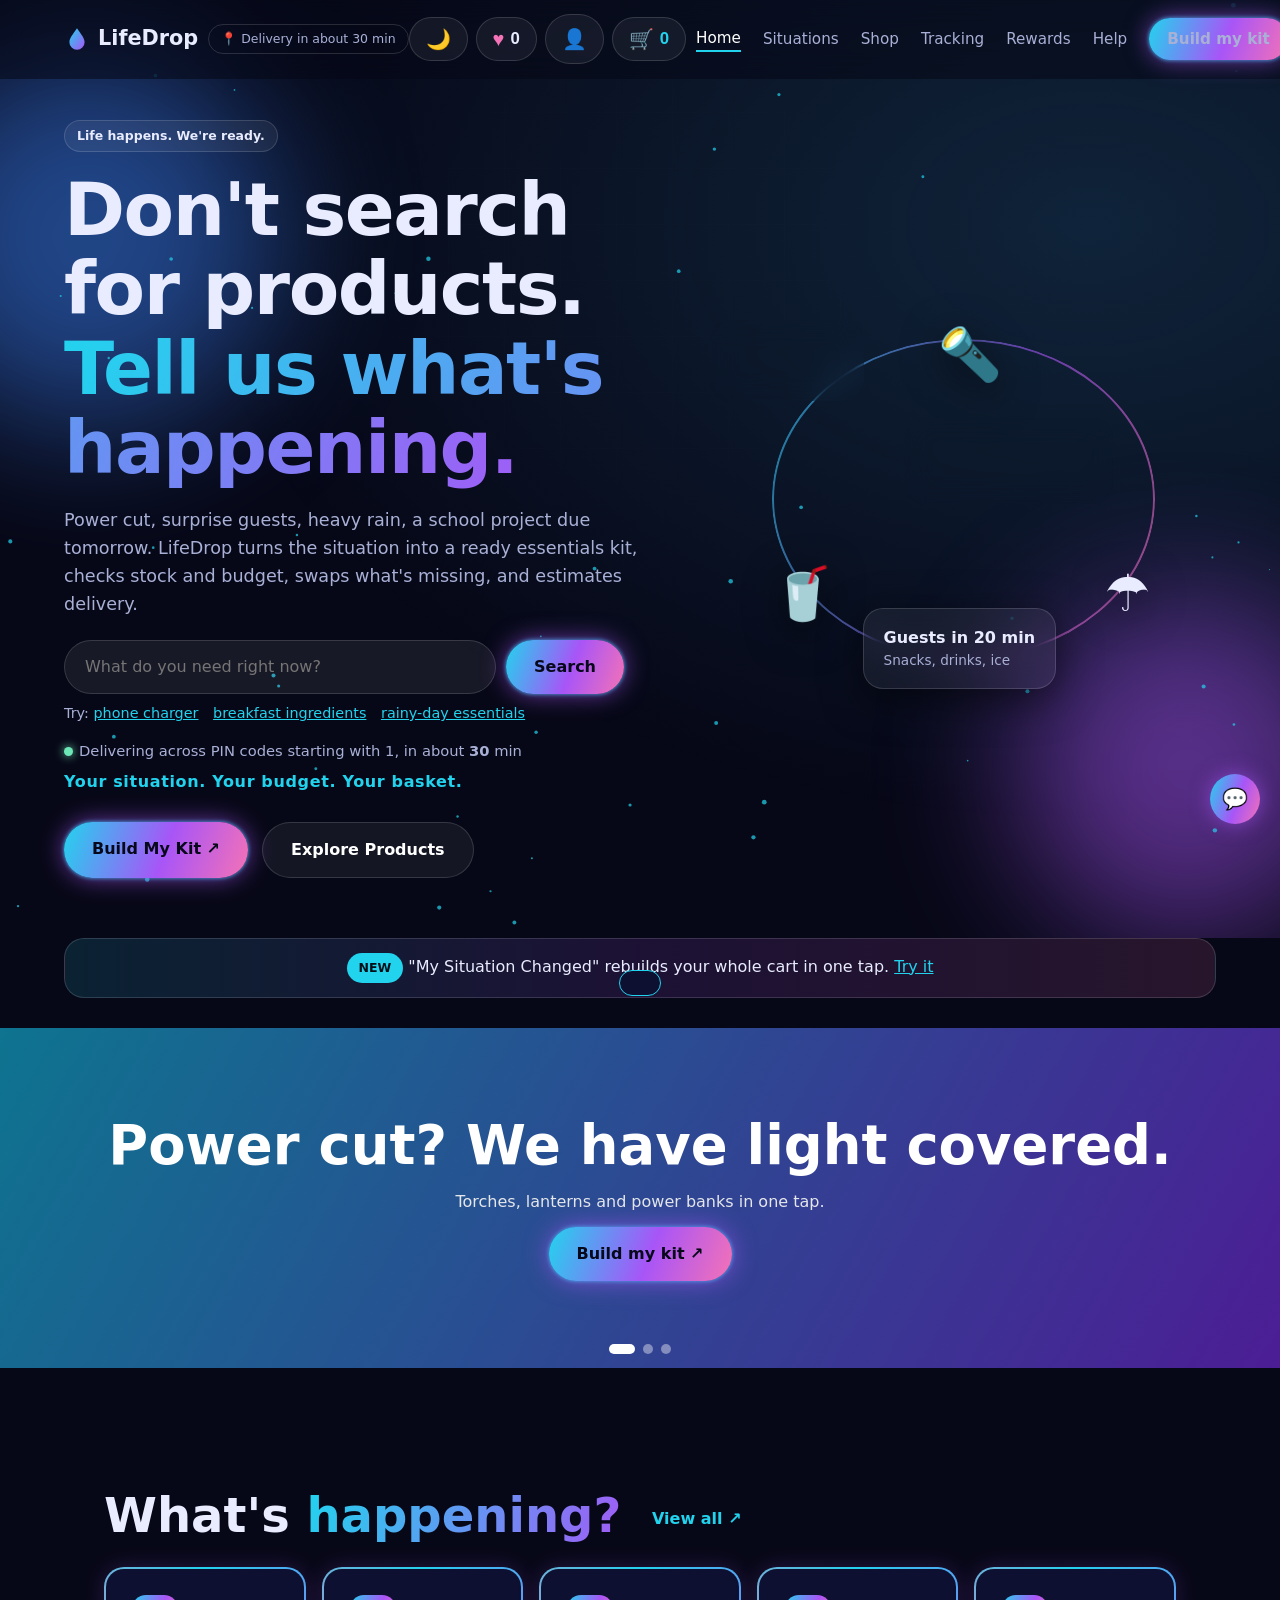
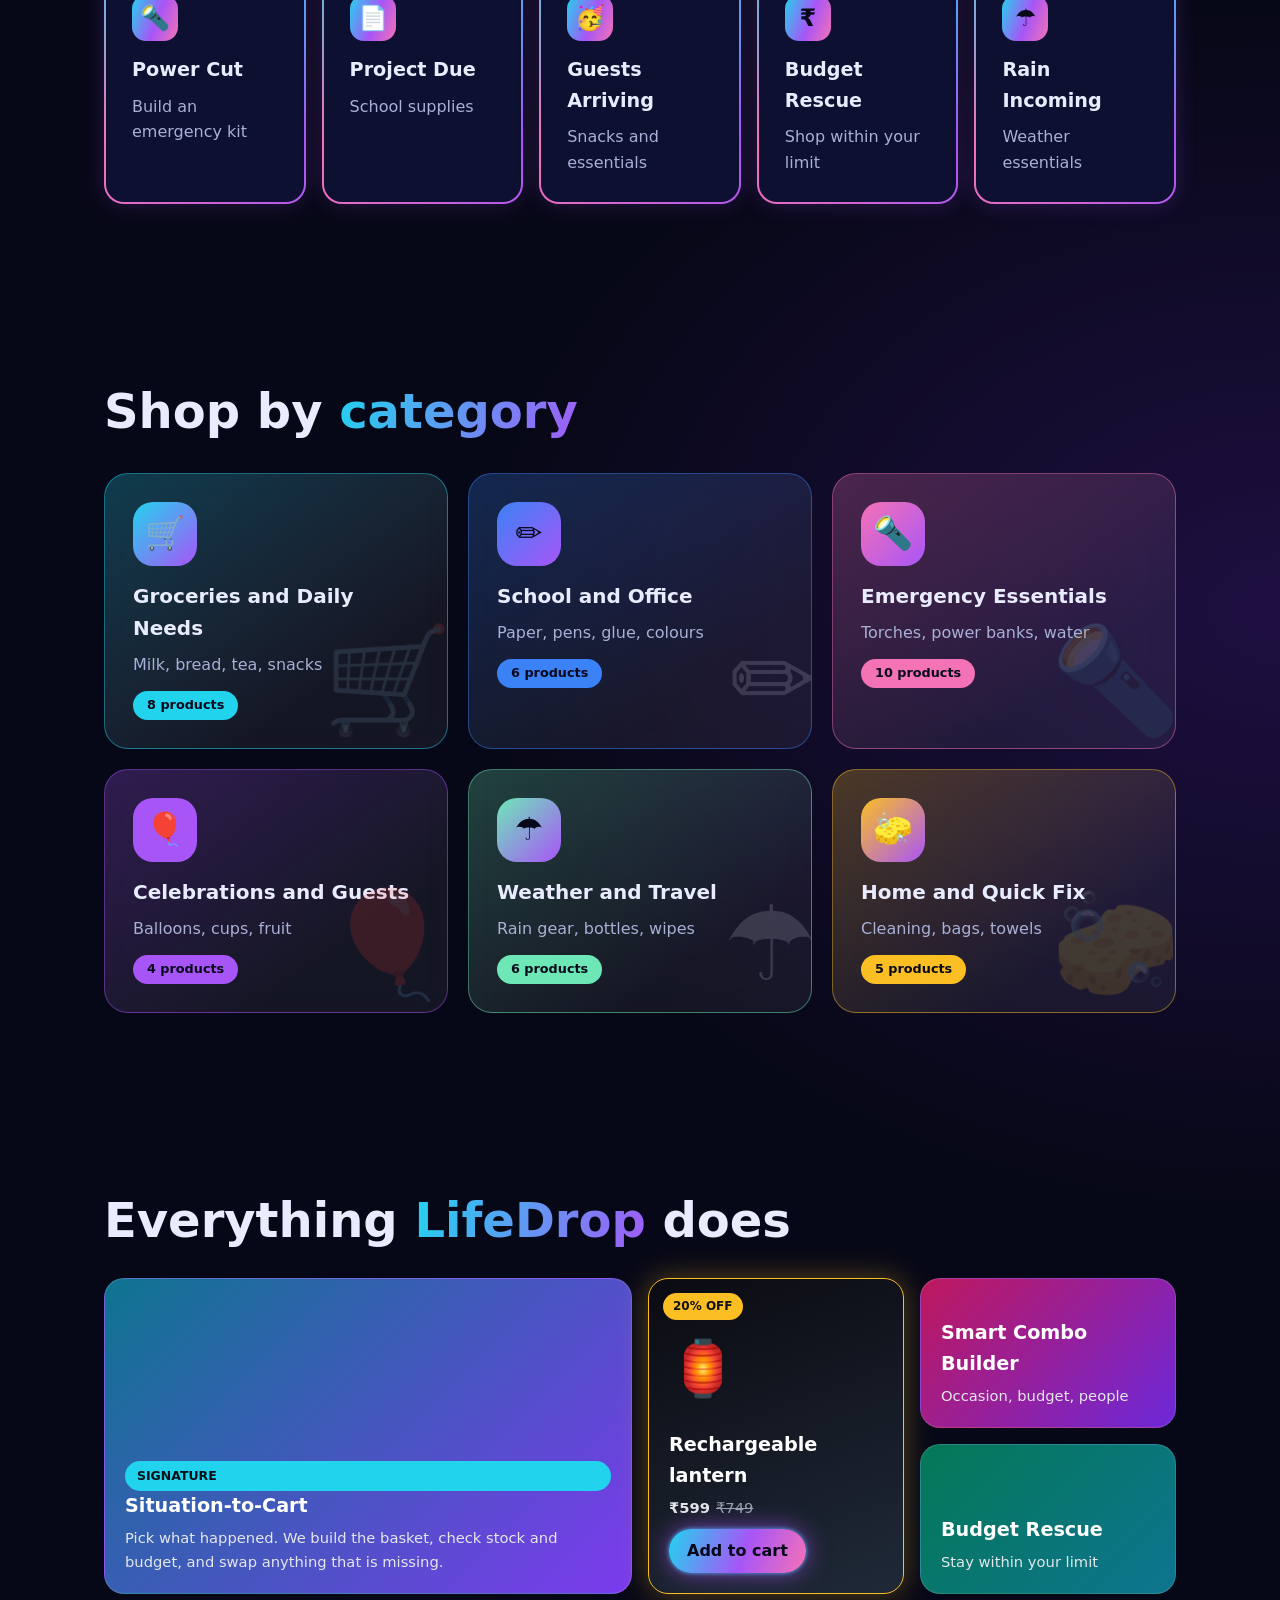
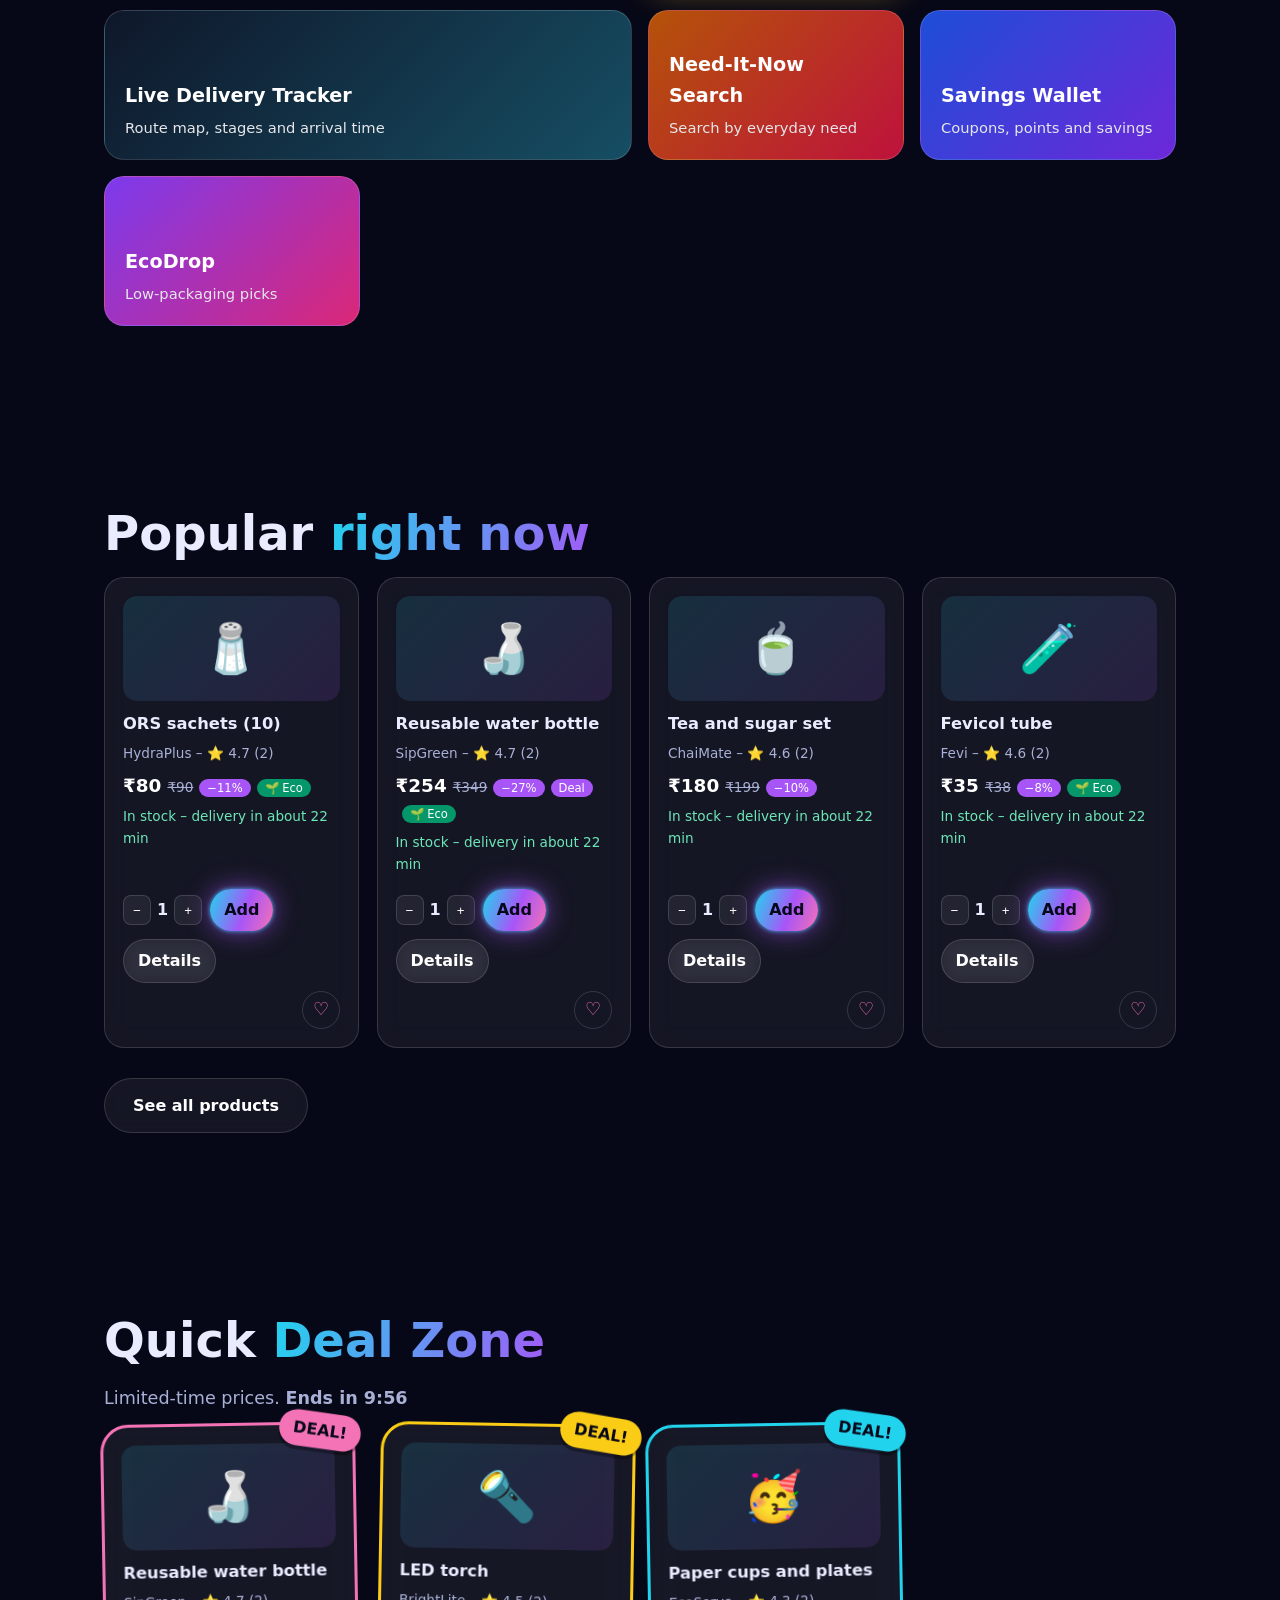
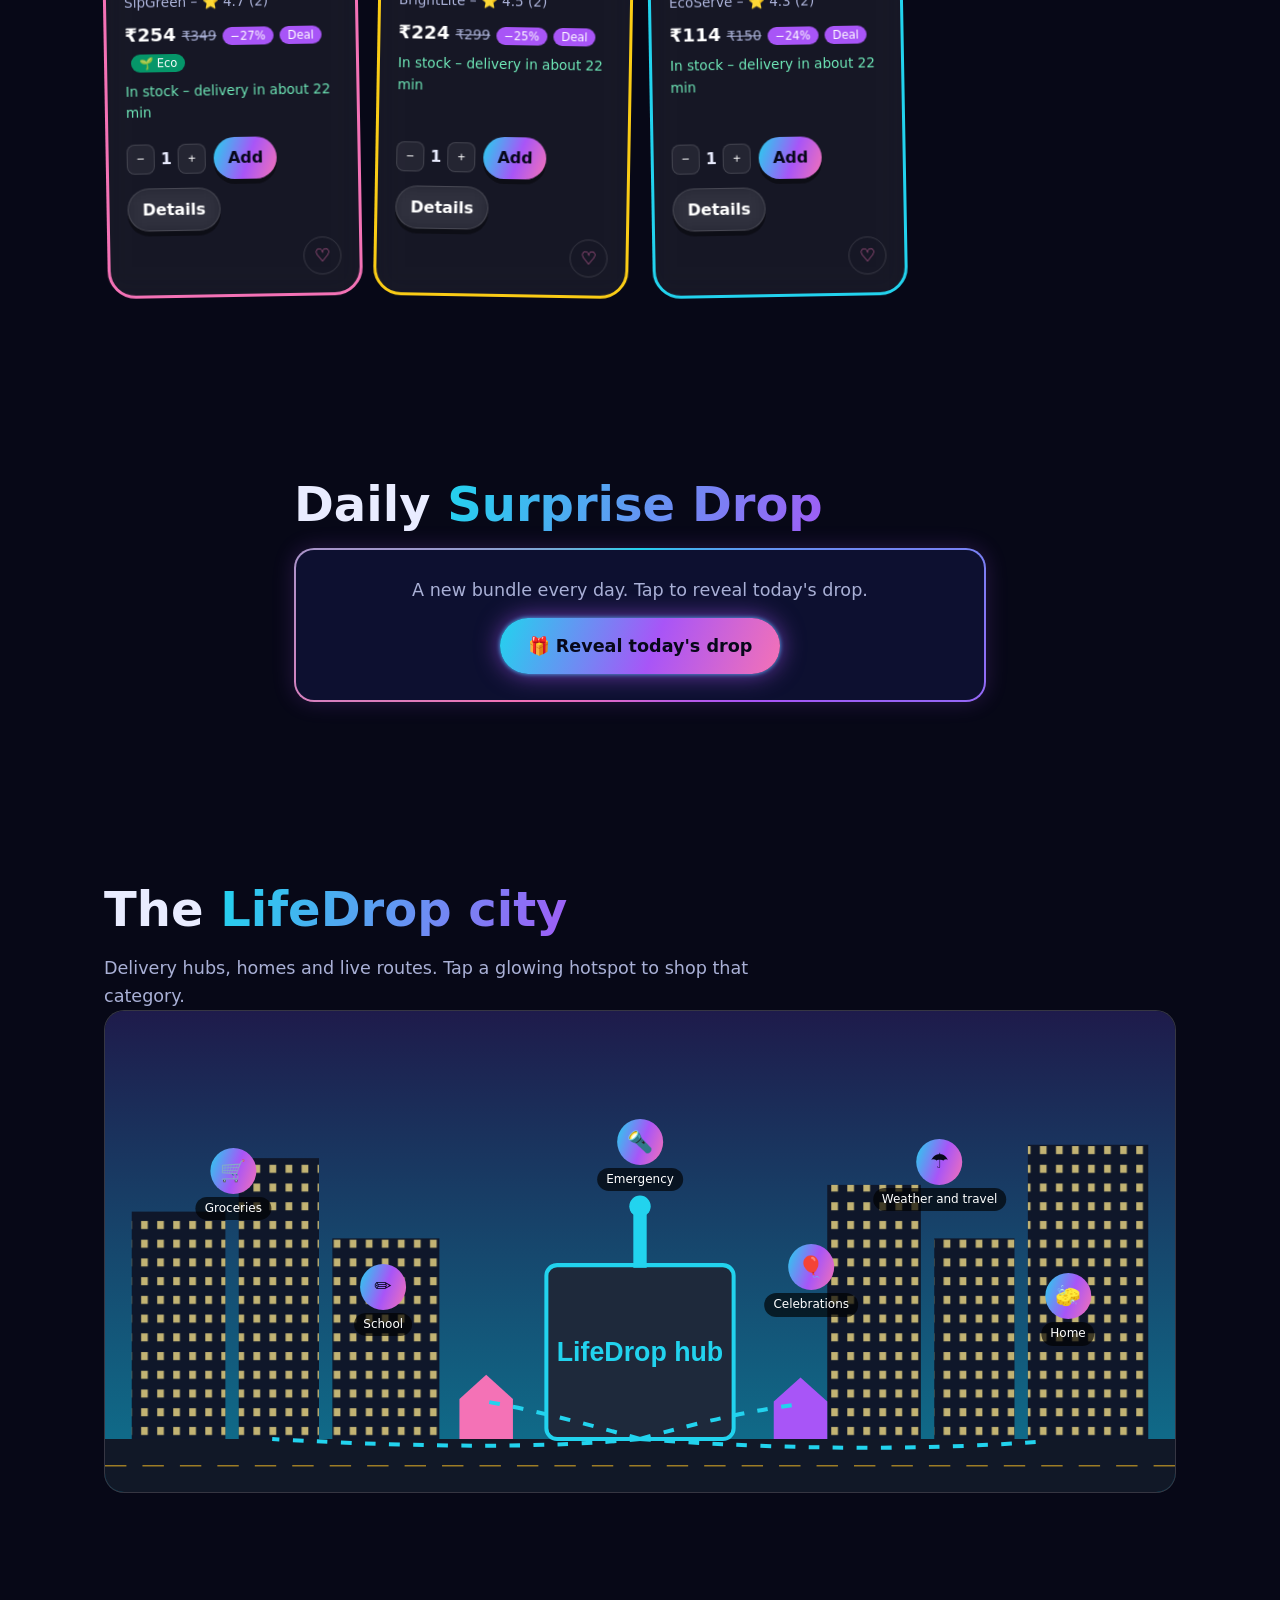
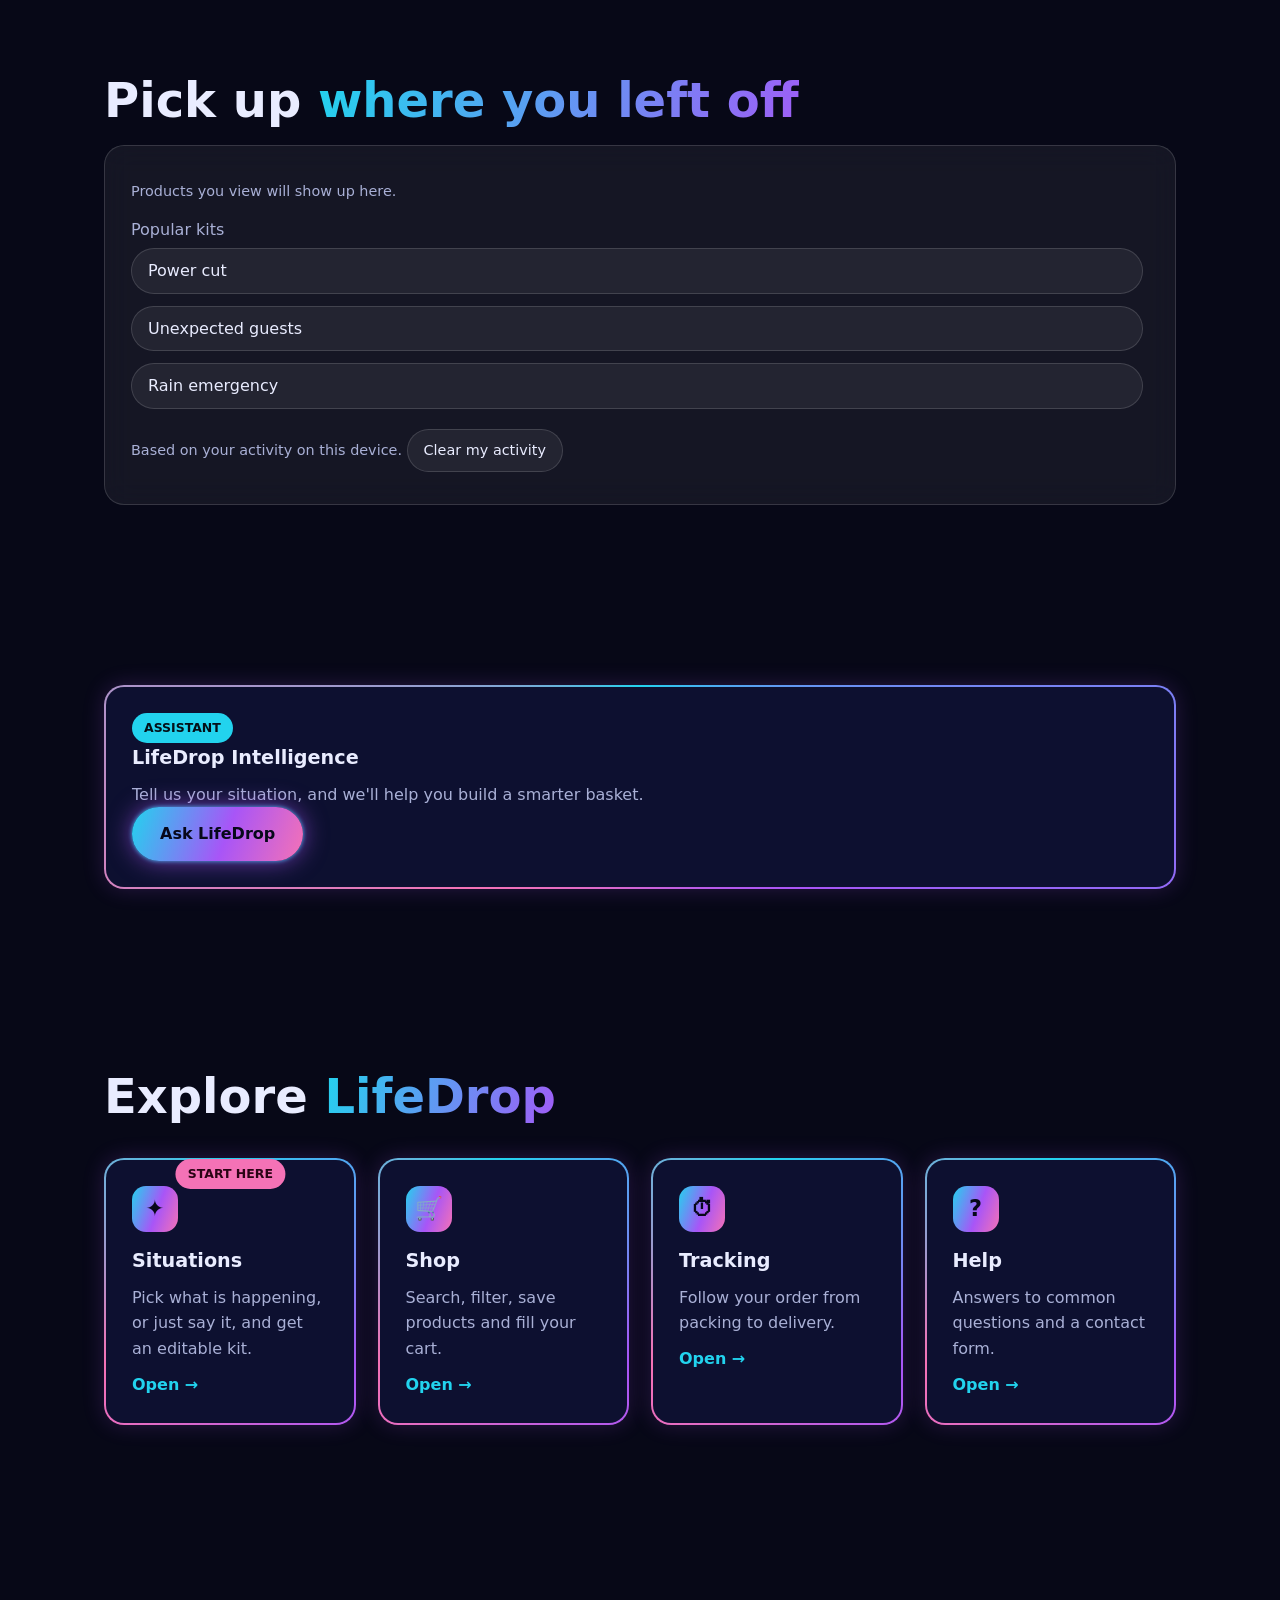
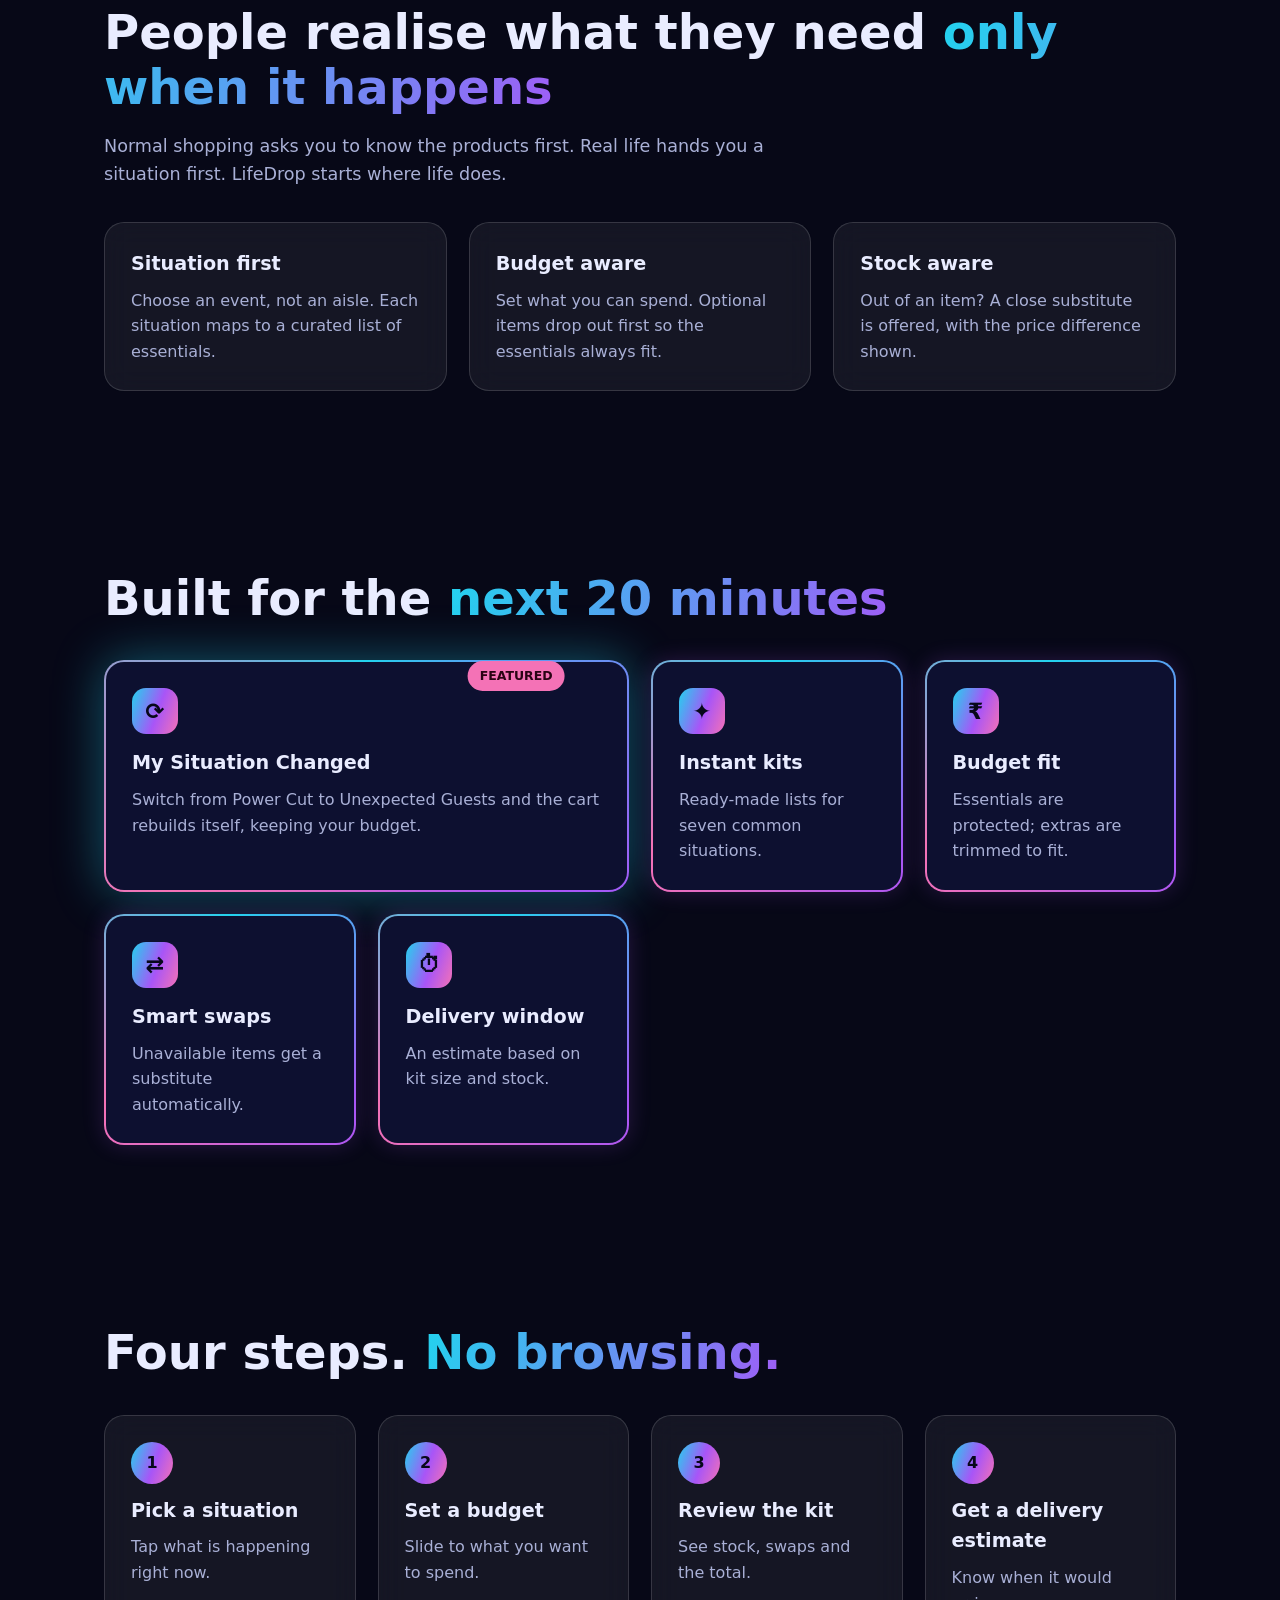
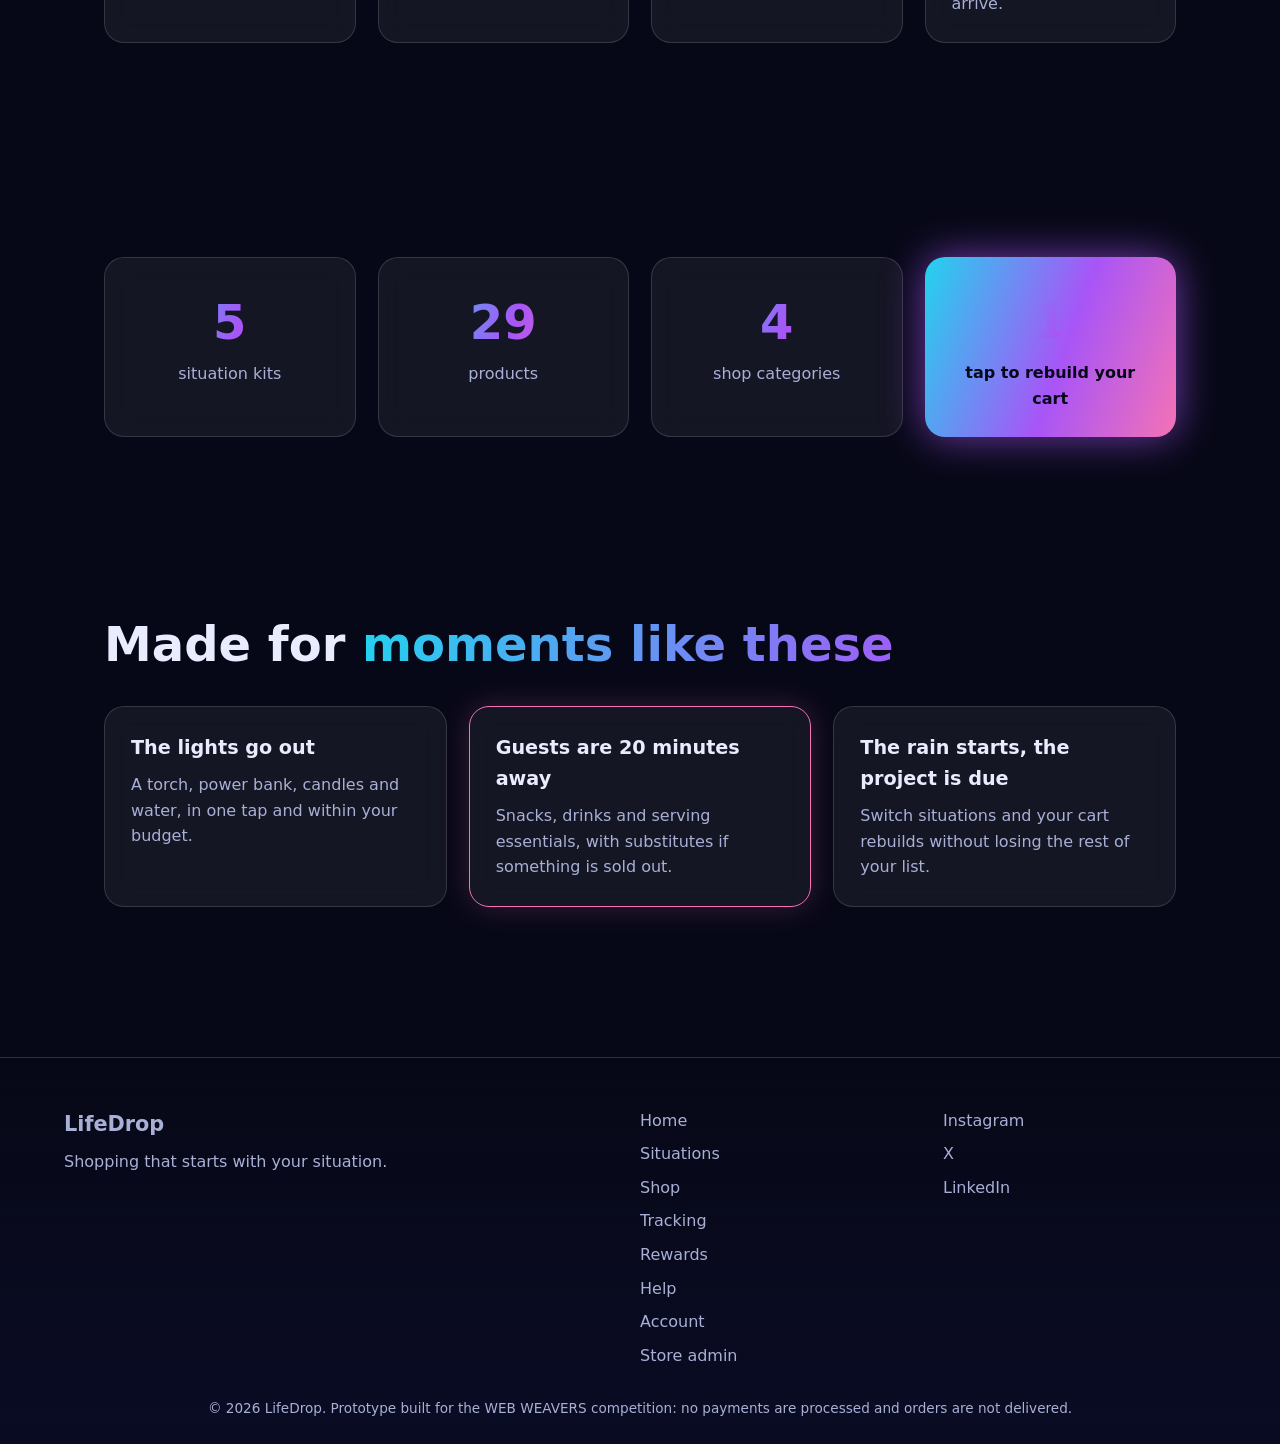
<file: index.html>
<!DOCTYPE html>
<html lang="en">
<head>
<meta charset="UTF-8">
<meta name="viewport" content="width=device-width, initial-scale=1">
<title>Shopping that starts with your situation – LifeDrop</title>
<meta name="description" content="Pick what's happening. LifeDrop builds the kit.">
<link rel="stylesheet" href="style.css">
<script>try{var t=JSON.parse(localStorage.getItem("ld_theme")||'"dark"');if(t!=="dark"){var r=document.documentElement;r.dataset.theme="light";r.dataset.skin=t}}catch(e){}</script>
</head>
<body>
<div class="glow-cursor" aria-hidden="true"></div>
<a class="skip" href="#main">Skip to content</a>

<!-- NAVIGATION -->
<header class="nav" id="nav">
  <a href="index.html" class="logo"><svg width="26" height="26" viewBox="0 0 24 24" aria-hidden="true"><path d="M12 2C8 8 5 11 5 15a7 7 0 0014 0c0-4-3-7-7-13z" fill="url(#g)"/><defs><linearGradient id="g" x1="0" y1="0" x2="1" y2="1"><stop stop-color="#22d3ee"/><stop offset="1" stop-color="#a855f7"/></linearGradient></defs></svg>LifeDrop</a>
  <span class="nav-eta" id="navEta"></span>
  <button class="cart-btn" id="themeBtn" type="button" aria-label="Switch theme">☀️</button>
  <button class="cart-btn" id="favBtn" type="button" aria-label="Open favourites">♥<span id="favCount">0</span></button>
  <a class="cart-btn" id="acctBtn" href="account.html" aria-label="Your account">👤</a>
  <button class="cart-btn" id="cartBtn" type="button" aria-label="Open cart">🛒<span id="cartCount">0</span></button>
  <button class="menu-btn" id="menuBtn" aria-label="Open menu" aria-expanded="false" aria-controls="links"><span></span><span></span><span></span></button>
  <nav class="links" id="links">
    <a href="index.html">Home</a><a href="situations.html">Situations</a><a href="shop.html">Shop</a><a href="tracking.html">Tracking</a><a href="rewards.html">Rewards</a><a href="help.html">Help</a>
    <a href="situations.html" class="btn btn-glow small">Build my kit</a>
  </nav>
</header>

<main id="main">
<!-- HERO -->
<section class="hero" id="home">
  <div class="orb o1"></div><div class="orb o2"></div><canvas id="particles" aria-hidden="true"></canvas>
  <div class="hero-text">
    <span class="badge pulse">Life happens. We're ready.</span>
    <h1>Don't search for products. <span class="grad">Tell us what's happening.</span></h1>
    <p class="sub">Power cut, surprise guests, heavy rain, a school project due tomorrow. LifeDrop turns the situation into a ready essentials kit, checks stock and budget, swaps what's missing, and estimates delivery.</p>
    <form class="hero-search" id="heroSearch" role="search"><label class="sr" for="heroQ">What do you need right now?</label><input id="heroQ" placeholder="What do you need right now?" autocomplete="off"><button class="btn btn-glow" type="submit">Search</button></form>
    <p class="hint need-chips">Try: <a href="shop.html?q=phone%20charger">phone charger</a> <a href="shop.html?q=breakfast%20ingredients">breakfast ingredients</a> <a href="shop.html?q=rainy-day%20essentials">rainy-day essentials</a></p>
    <p class="hero-meta"><span class="live-dot" aria-hidden="true"></span>Delivering across PIN codes starting with 1, in about <b id="heroEta">20</b> min</p>
    <p class="tagline">Your situation. Your budget. Your basket.</p>
    <div class="cta-row">
      <a href="situations.html" class="btn btn-glow">Build My Kit ↗</a>
      <a href="shop.html" class="btn btn-ghost">Explore Products</a>
    </div>
  </div>
  <div class="hero-visual" aria-hidden="true">
    <div class="float-card fc1"><b>Power cut</b><span>9 items · 24 min</span></div>
    <div class="float-card fc2 hot"><b>Situation changed</b><span>Cart rebuilt instantly</span></div>
    <div class="float-card fc3"><b>Guests in 20 min</b><span>Snacks, drinks, ice</span></div>
    <div class="layer l1">🔦</div><div class="layer l2">🥤</div><div class="layer l3">☂️</div>
    <div class="ring"></div>
  </div>
</section>

<!-- ANNOUNCEMENT -->
<div class="banner"><span class="badge new">NEW</span> "My Situation Changed" rebuilds your whole cart in one tap. <a href="situations.html">Try it</a></div>

<section class="cine" id="cine" aria-label="LifeDrop highlights">
  <div class="cine-slide s1"><h2>Power cut? We have light covered.</h2><p>Torches, lanterns and power banks in one tap.</p><a class="btn btn-glow" href="situations.html?s=Power%20cut">Build my kit ↗</a></div>
  <div class="cine-slide s2"><h2>Guests in 20 minutes?</h2><p>Snacks, drinks and cups, within your budget.</p><a class="btn btn-glow" href="situations.html?s=Unexpected%20guests">Prepare in a few clicks ↗</a></div>
  <div class="cine-slide s3"><h2>Rain on the way?</h2><p>Umbrellas, ponchos and towels, ready to go.</p><a class="btn btn-glow" href="situations.html?s=Rain%20emergency">Get weather ready ↗</a></div>
  <div class="cine-dots"><button type="button" aria-label="Show slide 1"></button><button type="button" aria-label="Show slide 2"></button><button type="button" aria-label="Show slide 3"></button></div>
</section>

<section class="section" id="what-happened">
  <h2 class="reveal">What's <span class="grad">happening?</span> <a class="view-all" href="situations.html">View all ↗</a></h2>
  <div class="tiles">
    <a class="card neon tile reveal" href="situations.html?s=Power%20cut"><div class="icon">🔦</div><h3>Power Cut</h3><p>Build an emergency kit</p></a>
    <a class="card neon tile reveal" href="situations.html?s=School%20project%20rescue"><div class="icon">📄</div><h3>Project Due</h3><p>School supplies</p></a>
    <a class="card neon tile reveal" href="situations.html?s=Unexpected%20guests"><div class="icon">🥳</div><h3>Guests Arriving</h3><p>Snacks and essentials</p></a>
    <a class="card neon tile reveal" href="#" data-open-budget><div class="icon">₹</div><h3>Budget Rescue</h3><p>Shop within your limit</p></a>
    <a class="card neon tile reveal" href="situations.html?s=Rain%20emergency"><div class="icon">☂️</div><h3>Rain Incoming</h3><p>Weather essentials</p></a>
  </div>
</section>

<section class="section" id="categories">
  <h2 class="reveal">Shop by <span class="grad">category</span></h2>
  <div class="grid features">
    <a class="card glass catcard reveal" data-emoji="🛒" style="--c:#22d3ee" href="shop.html?cat=Groceries"><div class="icon">🛒</div><h3>Groceries and Daily Needs</h3><p>Milk, bread, tea, snacks</p><span class="cnt" data-cat="Groceries"></span></a>
    <a class="card glass catcard reveal" data-emoji="✏️" style="--c:#3b82f6" href="shop.html?cat=School"><div class="icon">✏️</div><h3>School and Office</h3><p>Paper, pens, glue, colours</p><span class="cnt" data-cat="School"></span></a>
    <a class="card glass catcard reveal" data-emoji="🔦" style="--c:#f472b6" href="shop.html?cat=Emergency"><div class="icon">🔦</div><h3>Emergency Essentials</h3><p>Torches, power banks, water</p><span class="cnt" data-cat="Emergency"></span></a>
    <a class="card glass catcard reveal" data-emoji="🎈" style="--c:#a855f7" href="shop.html?cat=Celebrations"><div class="icon">🎈</div><h3>Celebrations and Guests</h3><p>Balloons, cups, fruit</p><span class="cnt" data-cat="Celebrations"></span></a>
    <a class="card glass catcard reveal" data-emoji="☂️" style="--c:#6ee7b7" href="shop.html?cat=Travel"><div class="icon">☂️</div><h3>Weather and Travel</h3><p>Rain gear, bottles, wipes</p><span class="cnt" data-cat="Travel"></span></a>
    <a class="card glass catcard reveal" data-emoji="🧽" style="--c:#fbbf24" href="shop.html?cat=Home"><div class="icon">🧽</div><h3>Home and Quick Fix</h3><p>Cleaning, bags, towels</p><span class="cnt" data-cat="Home"></span></a>
  </div>
</section>

<section class="section" id="bento">
  <h2 class="reveal">Everything <span class="grad">LifeDrop</span> does</h2>
  <div class="bento">
    <a class="bt b-big reveal" href="situations.html"><span class="badge new">SIGNATURE</span><h3>Situation-to-Cart</h3><p>Pick what happened. We build the basket, check stock and budget, and swap anything that is missing.</p></a>
    <div class="bt b-feat reveal"><span class="sale" id="featOff">SALE</span><div class="fe" aria-hidden="true">🏮</div><h3>Rechargeable lantern</h3><p><b id="featPrice"></b><s id="featMrp"></s></p><button class="btn btn-glow small" id="featAdd" type="button">Add to cart</button></div>
    <a class="bt b1 reveal" href="situations.html#combo"><h3>Smart Combo Builder</h3><p>Occasion, budget, people</p></a>
    <a class="bt b2 reveal" href="#" data-open-budget><h3>Budget Rescue</h3><p>Stay within your limit</p></a>
    <a class="bt b-wide reveal" href="tracking.html"><h3>Live Delivery Tracker</h3><p>Route map, stages and arrival time</p></a>
    <a class="bt b3 reveal" href="shop.html?q=phone%20charger"><h3>Need-It-Now Search</h3><p>Search by everyday need</p></a>
    <a class="bt b4 reveal" href="rewards.html"><h3>Savings Wallet</h3><p>Coupons, points and savings</p></a>
    <a class="bt b5 reveal" href="rewards.html"><h3>EcoDrop</h3><p>Low-packaging picks</p></a>
  </div>
</section>

<section class="section" id="popular-now">
  <h2 class="reveal">Popular <span class="grad">right now</span></h2>
  <div class="products" id="popular"></div>
  <div class="next-row" style="padding:20px 0 0"><a class="btn btn-ghost" href="shop.html">See all products</a></div>
</section>

<section class="section" id="deal-zone">
  <h2 class="reveal">Quick <span class="grad">Deal Zone</span></h2>
  <p class="lead reveal">Limited-time prices. <b id="dealTimer"></b></p>
  <div class="products" id="dealZone"></div>
</section>

<section class="section narrow" id="surprise">
  <h2 class="reveal">Daily <span class="grad">Surprise Drop</span></h2>
  <div class="card neon surprise reveal">
    <p class="lead" style="margin:0 auto 14px">A new bundle every day. Tap to reveal today's drop.</p>
    <button class="btn btn-glow" id="dropBtn" type="button">🎁 Reveal today's drop</button>
    <div id="dropBody" hidden></div>
  </div>
</section>

<section class="section" id="city">
  <h2 class="reveal">The <span class="grad">LifeDrop city</span></h2>
  <p class="lead reveal">Delivery hubs, homes and live routes. Tap a glowing hotspot to shop that category.</p>
  <div class="city card glass reveal">
    <svg viewBox="0 0 800 360" role="img" aria-label="Illustrated LifeDrop city with delivery hubs, homes and routes">
      <defs><linearGradient id="sky" x1="0" y1="0" x2="0" y2="1"><stop offset="0" stop-color="#1e1b4b"/><stop offset="1" stop-color="#0e7490"/></linearGradient>
      <pattern id="win" width="12" height="14" patternUnits="userSpaceOnUse"><rect x="3" y="3" width="5" height="6" fill="#fde68a" opacity=".75"/></pattern></defs>
      <rect width="800" height="360" fill="url(#sky)"/>
      <g fill="#0f172a"><rect x="20" y="150" width="70" height="170"/><rect x="100" y="110" width="60" height="210"/><rect x="170" y="170" width="80" height="150"/><rect x="540" y="130" width="70" height="190"/><rect x="620" y="170" width="60" height="150"/><rect x="690" y="100" width="90" height="220"/></g>
      <g fill="url(#win)"><rect x="20" y="150" width="70" height="170"/><rect x="100" y="110" width="60" height="210"/><rect x="170" y="170" width="80" height="150"/><rect x="540" y="130" width="70" height="190"/><rect x="620" y="170" width="60" height="150"/><rect x="690" y="100" width="90" height="220"/></g>
      <rect x="0" y="320" width="800" height="40" fill="#111827"/><path d="M0 340H800" stroke="#fbbf24" stroke-dasharray="16 12" opacity=".6"/>
      <g><rect x="330" y="190" width="140" height="130" rx="8" fill="#1e293b" stroke="#22d3ee" stroke-width="3"/><rect x="395" y="150" width="10" height="42" fill="#22d3ee"/><circle cx="400" cy="146" r="8" fill="#22d3ee"/><text x="400" y="262" font-size="20" font-weight="700" fill="#22d3ee" text-anchor="middle" font-family="Segoe UI,Arial,sans-serif">LifeDrop hub</text></g>
      <g fill="#f472b6"><polygon points="265,320 265,290 285,272 305,290 305,320"/><polygon points="500,320 500,292 520,274 540,292 540,320" fill="#a855f7"/></g>
      <path class="city-route" d="M400 320 Q330 300 285 292"/><path class="city-route" d="M400 320 Q470 300 520 294"/><path class="city-route" d="M400 320 Q300 330 125 320"/><path class="city-route" d="M400 320 Q560 332 700 322"/>
    </svg>
    <a class="hot" style="left:12%;top:36%" href="shop.html?cat=Groceries"><i>🛒</i><span>Groceries</span></a>
    <a class="hot" style="left:26%;top:60%" href="shop.html?cat=School"><i>✏️</i><span>School</span></a>
    <a class="hot" style="left:50%;top:30%" href="shop.html?cat=Emergency"><i>🔦</i><span>Emergency</span></a>
    <a class="hot" style="left:66%;top:56%" href="shop.html?cat=Celebrations"><i>🎈</i><span>Celebrations</span></a>
    <a class="hot" style="left:78%;top:34%" href="shop.html?cat=Travel"><i>☂️</i><span>Weather and travel</span></a>
    <a class="hot" style="left:90%;top:62%" href="shop.html?cat=Home"><i>🧽</i><span>Home</span></a>
  </div>
</section>

<section class="section" id="for-you-section">
  <h2 class="reveal">Pick up <span class="grad">where you left off</span></h2>
  <div class="card glass for-you reveal" id="forYou"></div>
</section>

<section class="section" id="assistant">
  <div class="card neon reveal"><span class="badge new">ASSISTANT</span><h3>LifeDrop Intelligence</h3><p>Tell us your situation, and we'll help you build a smarter basket.</p><p><button class="btn btn-glow" type="button" data-open-bot>Ask LifeDrop</button></p></div>
</section>

<section class="section" id="explore">
  <h2 class="reveal">Explore <span class="grad">LifeDrop</span></h2>
  <div class="grid features">
    <a class="card neon explore reveal" href="situations.html"><span class="badge hot">START HERE</span><div class="icon">✦</div><h3>Situations</h3><p>Pick what is happening, or just say it, and get an editable kit.</p><span class="go">Open →</span></a>
    <a class="card neon explore reveal" href="shop.html"><div class="icon">🛒</div><h3>Shop</h3><p>Search, filter, save products and fill your cart.</p><span class="go">Open →</span></a>
    <a class="card neon explore reveal" href="tracking.html"><div class="icon">⏱</div><h3>Tracking</h3><p>Follow your order from packing to delivery.</p><span class="go">Open →</span></a>
    <a class="card neon explore reveal" href="help.html"><div class="icon">?</div><h3>Help</h3><p>Answers to common questions and a contact form.</p><span class="go">Open →</span></a>
  </div>
</section>
<!-- ABOUT -->
<section class="section" id="about">
  <h2 class="reveal">People realise what they need <span class="grad">only when it happens</span></h2>
  <p class="lead reveal">Normal shopping asks you to know the products first. Real life hands you a situation first. LifeDrop starts where life does.</p>
  <div class="grid three">
    <article class="card glass reveal"><h3>Situation first</h3><p>Choose an event, not an aisle. Each situation maps to a curated list of essentials.</p></article>
    <article class="card glass reveal"><h3>Budget aware</h3><p>Set what you can spend. Optional items drop out first so the essentials always fit.</p></article>
    <article class="card glass reveal"><h3>Stock aware</h3><p>Out of an item? A close substitute is offered, with the price difference shown.</p></article>
  </div>
</section>

<!-- FEATURES -->
<section class="section" id="features">
  <h2 class="reveal">Built for the <span class="grad">next 20 minutes</span></h2>
  <div class="grid features">
    <article class="card neon featured reveal"><span class="badge hot">FEATURED</span><div class="icon">⟳</div><h3>My Situation Changed</h3><p>Switch from Power Cut to Unexpected Guests and the cart rebuilds itself, keeping your budget.</p></article>
    <article class="card neon reveal"><div class="icon">✦</div><h3>Instant kits</h3><p>Ready-made lists for seven common situations.</p></article>
    <article class="card neon reveal"><div class="icon">₹</div><h3>Budget fit</h3><p>Essentials are protected; extras are trimmed to fit.</p></article>
    <article class="card neon reveal"><div class="icon">⇄</div><h3>Smart swaps</h3><p>Unavailable items get a substitute automatically.</p></article>
    <article class="card neon reveal"><div class="icon">⏱</div><h3>Delivery window</h3><p>An estimate based on kit size and stock.</p></article>
  </div>
</section>

<!-- HOW IT WORKS -->
<section class="section" id="how">
  <h2 class="reveal">Four steps. <span class="grad">No browsing.</span></h2>
  <ol class="steps">
    <li class="card glass reveal"><span class="num">1</span><h3>Pick a situation</h3><p>Tap what is happening right now.</p></li>
    <li class="card glass reveal"><span class="num">2</span><h3>Set a budget</h3><p>Slide to what you want to spend.</p></li>
    <li class="card glass reveal"><span class="num">3</span><h3>Review the kit</h3><p>See stock, swaps and the total.</p></li>
    <li class="card glass reveal"><span class="num">4</span><h3>Get a delivery estimate</h3><p>Know when it would arrive.</p></li>
  </ol>
</section>

<!-- STATS -->
<section class="section" id="stats">
  <div class="grid four">
    <div class="card stat glass reveal"><strong data-count="7">0</strong><span>situation kits</span></div>
    <div class="card stat glass reveal"><strong data-count="39">0</strong><span>products</span></div>
    <div class="card stat glass reveal"><strong data-count="6">0</strong><span>shop categories</span></div>
    <div class="card stat hotbox reveal"><strong data-count="1">0</strong><span>tap to rebuild your cart</span></div>
  </div>
</section>

<!-- STORIES -->
<section class="section" id="stories">
  <h2 class="reveal">Made for <span class="grad">moments like these</span></h2>
  <div class="grid three">
    <article class="card glass reveal"><h3>The lights go out</h3><p>A torch, power bank, candles and water, in one tap and within your budget.</p></article>
    <article class="card glass featured-quote reveal"><h3>Guests are 20 minutes away</h3><p>Snacks, drinks and serving essentials, with substitutes if something is sold out.</p></article>
    <article class="card glass reveal"><h3>The rain starts, the project is due</h3><p>Switch situations and your cart rebuilds without losing the rest of your list.</p></article>
  </div>
</section>

</main>

<footer class="footer">
  <div class="foot-grid">
    <div><a href="index.html" class="logo">LifeDrop</a><p>Shopping that starts with your situation.</p></div>
    <nav aria-label="Footer"><a href="index.html">Home</a><a href="situations.html">Situations</a><a href="shop.html">Shop</a><a href="tracking.html">Tracking</a><a href="rewards.html">Rewards</a><a href="help.html">Help</a><a href="account.html">Account</a><a href="admin.html">Store admin</a></nav>
    <nav aria-label="Social"><a href="#" data-social="Instagram">Instagram</a><a href="#" data-social="X">X</a><a href="#" data-social="LinkedIn">LinkedIn</a></nav>
  </div>
  <p class="copy">© 2026 LifeDrop. Prototype built for the WEB WEAVERS competition: no payments are processed and orders are not delivered.</p>
</footer>

<button class="to-top" id="toTop" aria-label="Back to top">↑</button>
<div class="overlay" id="overlay" hidden></div>
<aside class="drawer" id="drawer" aria-hidden="true" aria-label="Your cart">
  <div class="drawer-head"><h3>Your cart</h3><button class="icon-btn" id="closeCart" type="button" aria-label="Close cart">✕</button></div>
  <ul class="cart-list" id="cartList"></ul>
  <div class="cart-foot">
    <div class="row"><label for="cartBudget">Budget</label><input id="cartBudget" type="number" min="50" step="10" placeholder="Max spend ₹"><button id="rescueBtn" class="btn btn-ghost small" type="button">Budget Rescue</button></div>
    <div class="row"><label for="coupon">Coupon</label><input id="coupon" placeholder="LIFE10 or FREEDEL"><button id="couponBtn" class="btn btn-ghost small" type="button">Apply</button></div>
    <p class="hint" id="cartNote"></p>
    <div class="free-bar"><div class="fb"><i id="fbFill"></i></div><p id="fbText"></p></div>
    <dl class="sum"><dt>Subtotal</dt><dd id="sSub">₹0</dd><dt>Discount</dt><dd id="sDisc">₹0</dd><dt>You save</dt><dd id="sSave">₹0</dd><dt>Delivery</dt><dd id="sDel">₹0</dd><dt class="big">Total</dt><dd class="big" id="sTot">₹0</dd></dl>
    <p class="hint" id="green"></p>
    <p class="hint" id="cartEta"></p>
    <button class="btn btn-glow" id="checkoutBtn" type="button">Checkout</button>
  </div>
</aside>

<dialog id="favs" aria-label="Your favourites"><button class="icon-btn close" data-close type="button" aria-label="Close">✕</button><h3>Your favourites</h3><ul class="favlist" id="favList"></ul></dialog>

<dialog id="pdp" aria-label="Product details"><button class="icon-btn close" data-close type="button" aria-label="Close">✕</button><div id="pdpBody"></div></dialog>

<dialog id="co" aria-label="Checkout">
  <button class="icon-btn close" data-close type="button" aria-label="Close">✕</button>
  <form id="coForm" class="form" novalidate>
    <ol class="steps-bar" id="coSteps"><li class="done">Cart</li><li class="now">Details</li><li>Confirmed</li></ol>
    <h3>Checkout</h3>
    <p id="coSummary" class="hint"></p>
    <ul class="plain sumlist" id="coItems"></ul>
    <label for="coName">Name</label><input id="coName" autocomplete="name"><small class="err" id="coNameErr"></small>
    <label for="coPin">PIN code</label><input id="coPin" inputmode="numeric" maxlength="6" autocomplete="postal-code"><small class="err" id="coPinErr"></small>
    <label for="coAddr">Address</label><textarea id="coAddr" rows="2"></textarea><small class="err" id="coAddrErr"></small>
    <fieldset class="when"><legend>When should we deliver?</legend>
      <label class="chk"><input type="radio" name="coWhen" value="now" checked> Deliver now</label>
      <label class="chk"><input type="radio" name="coWhen" value="later"> Book for a day and time</label></fieldset>
    <div id="coNow"><label for="coSlot">Delivery speed</label><select id="coSlot"><option>As soon as possible</option><option>Within 1 hour</option></select></div>
    <div id="coLater" hidden><div class="grid2"><div><label for="coDate">Day / date</label><input type="date" id="coDate"><small class="err" id="coDateErr"></small></div><div><label for="coTime">Time</label><select id="coTime" aria-describedby="coTimeErr"></select><small class="err" id="coTimeErr"></small></div></div></div>
    <label for="coPay">Payment method</label><select id="coPay"><option>UPI</option><option>Card</option><option>Cash on delivery</option></select>
    <button class="btn btn-glow" type="submit">Place order</button>
  </form>
  <div id="coDone" style="display:none"><div class="check" aria-hidden="true">✓</div><h3>Order placed!</h3><p id="coDoneTxt"></p><p class="hint">Taking you to order tracking…</p></div>
</dialog>

<nav class="bottom-nav" aria-label="Quick navigation"><a href="index.html"><span aria-hidden="true">🏠</span>Home</a><a href="situations.html"><span aria-hidden="true">✦</span>Kits</a><a href="shop.html"><span aria-hidden="true">🛍️</span>Shop</a><button type="button" id="bnCart"><span aria-hidden="true">🛒</span>Cart <b id="bnCount">0</b></button><a href="account.html"><span aria-hidden="true">👤</span>Account</a></nav>
<button class="bot-btn" id="botBtn" type="button" aria-label="Open the LifeDrop assistant" aria-expanded="false">💬</button>
<section class="bot" id="bot" hidden aria-label="LifeDrop assistant"><div class="bot-head"><b>LifeDrop assistant</b><span class="viz" aria-hidden="true"><i></i><i></i><i></i><i></i></span><button class="icon-btn" id="botClose" type="button" aria-label="Close assistant">✕</button></div><div class="bot-log" id="botLog" role="log" aria-live="polite"></div><div class="bot-chips" id="botChips"></div><div class="rec-bar" id="botRec" hidden><span class="rec-dot"></span><span id="botRecTxt">Recording…</span></div><form class="bot-form" id="botForm"><label class="sr" for="botIn">Your message</label><input id="botIn" placeholder="e.g. guests arriving in 20 minutes" autocomplete="off"><button class="icon-btn mic" id="botMic" type="button" aria-label="Record a voice message" title="Record a voice message">🎙️</button><button class="btn btn-glow small" type="submit">Send</button></form></section>
<div class="toast" id="toast" role="status"></div>
<script src="script.js"></script>
</body>
</html>
</file>
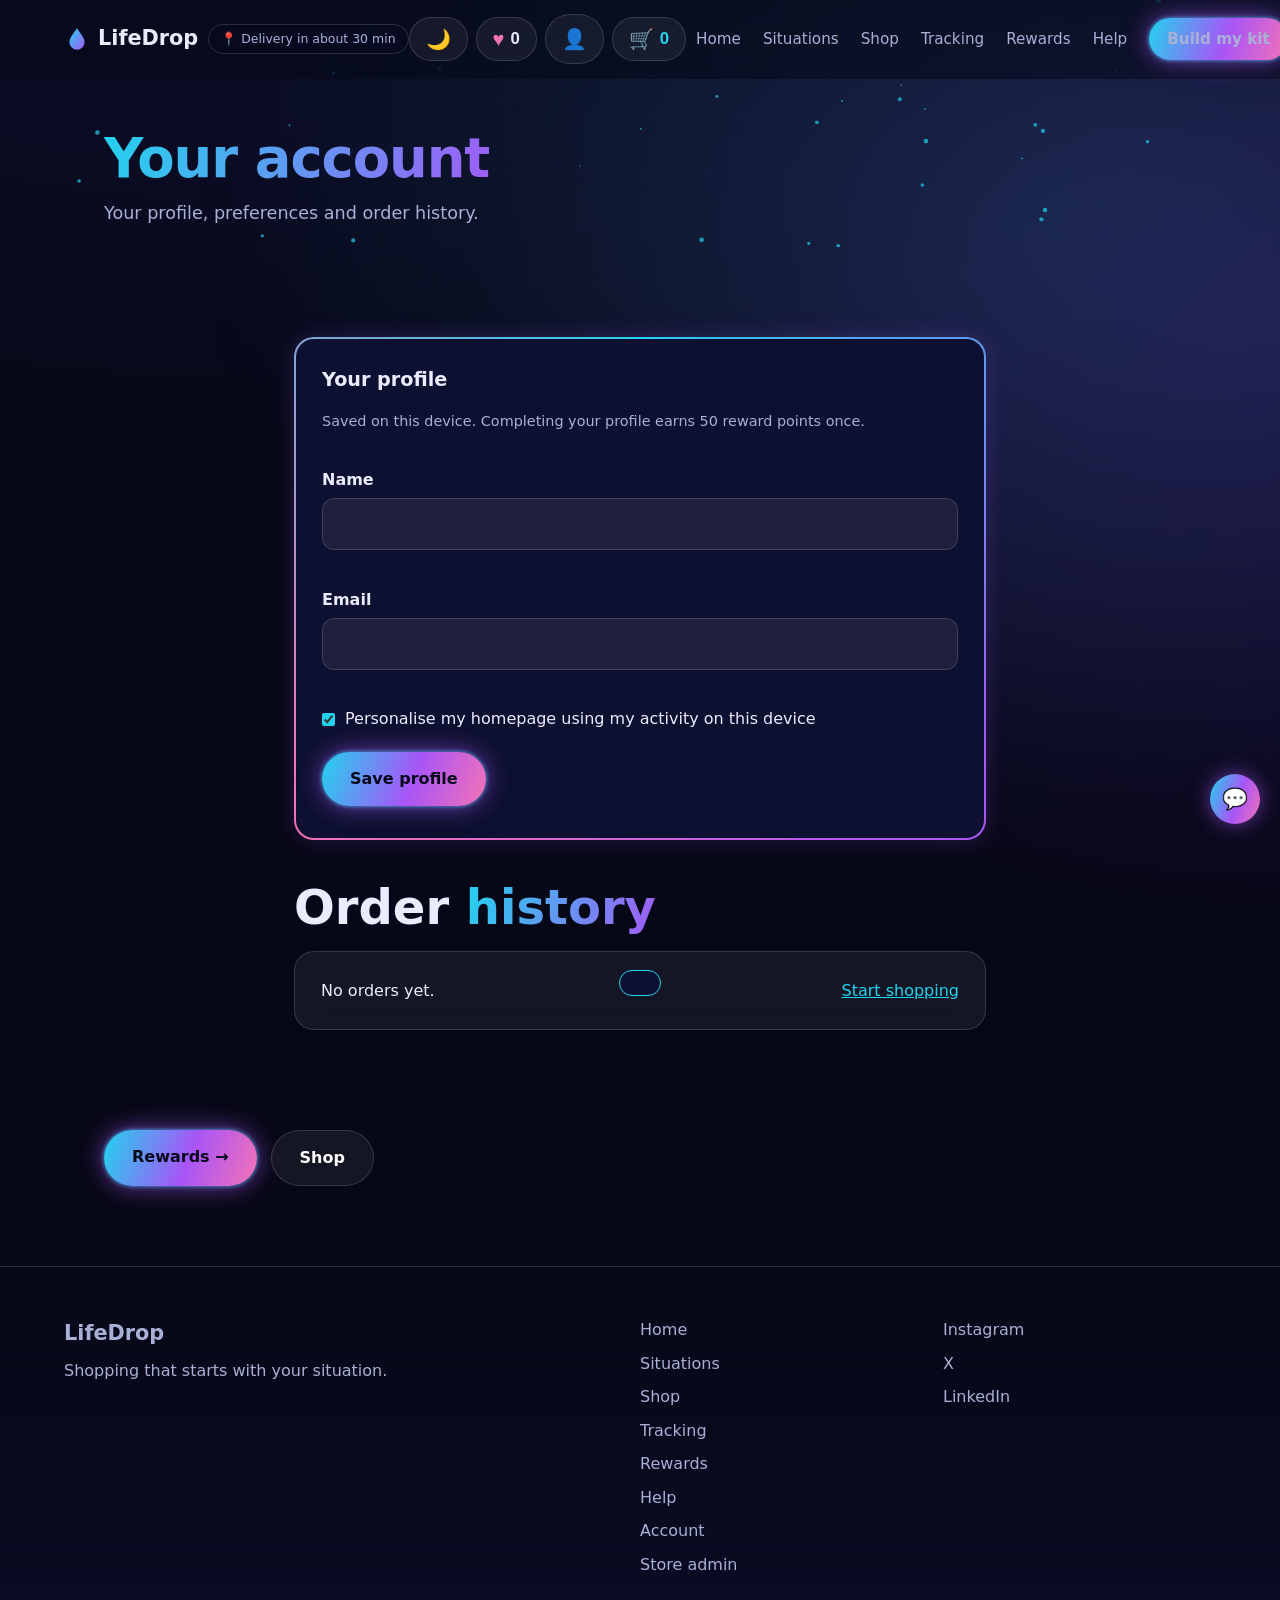
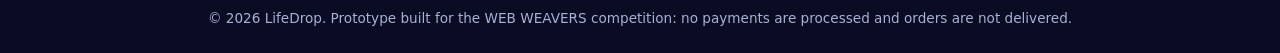
<file: account.html>
<!DOCTYPE html>
<html lang="en">
<head>
<meta charset="UTF-8">
<meta name="viewport" content="width=device-width, initial-scale=1">
<title>Account – LifeDrop</title>
<meta name="description" content="Pick what's happening. LifeDrop builds the kit.">
<link rel="stylesheet" href="style.css">
<script>try{var t=JSON.parse(localStorage.getItem("ld_theme")||'"dark"');if(t!=="dark"){var r=document.documentElement;r.dataset.theme="light";r.dataset.skin=t}}catch(e){}</script>
</head>
<body>
<div class="glow-cursor" aria-hidden="true"></div>
<a class="skip" href="#main">Skip to content</a>

<!-- NAVIGATION -->
<header class="nav" id="nav">
  <a href="index.html" class="logo"><svg width="26" height="26" viewBox="0 0 24 24" aria-hidden="true"><path d="M12 2C8 8 5 11 5 15a7 7 0 0014 0c0-4-3-7-7-13z" fill="url(#g)"/><defs><linearGradient id="g" x1="0" y1="0" x2="1" y2="1"><stop stop-color="#22d3ee"/><stop offset="1" stop-color="#a855f7"/></linearGradient></defs></svg>LifeDrop</a>
  <span class="nav-eta" id="navEta"></span>
  <button class="cart-btn" id="themeBtn" type="button" aria-label="Switch theme">☀️</button>
  <button class="cart-btn" id="favBtn" type="button" aria-label="Open favourites">♥<span id="favCount">0</span></button>
  <a class="cart-btn" id="acctBtn" href="account.html" aria-label="Your account">👤</a>
  <button class="cart-btn" id="cartBtn" type="button" aria-label="Open cart">🛒<span id="cartCount">0</span></button>
  <button class="menu-btn" id="menuBtn" aria-label="Open menu" aria-expanded="false" aria-controls="links"><span></span><span></span><span></span></button>
  <nav class="links" id="links">
    <a href="index.html">Home</a><a href="situations.html">Situations</a><a href="shop.html">Shop</a><a href="tracking.html">Tracking</a><a href="rewards.html">Rewards</a><a href="help.html">Help</a>
    <a href="situations.html" class="btn btn-glow small">Build my kit</a>
  </nav>
</header>

<main id="main">
<section class="page-head"><canvas id="particles" aria-hidden="true"></canvas><h1><span class="grad">Your account</span></h1><p class="lead">Your profile, preferences and order history.</p></section>
<section class="section narrow" id="account">
  <form class="card neon form" id="profileForm" novalidate>
    <h3>Your profile</h3>
    <p class="note">Saved on this device. Completing your profile earns 50 reward points once.</p>
    <label for="pName">Name</label><input id="pName" autocomplete="name"><small class="err" id="pNameErr"></small>
    <label for="pEmail">Email</label><input id="pEmail" type="email" autocomplete="email"><small class="err" id="pEmailErr"></small>
    <label class="chk"><input type="checkbox" id="persOn" checked> Personalise my homepage using my activity on this device</label>
    <button class="btn btn-glow" type="submit">Save profile</button>
    <p class="form-status" id="pStatus" role="status"></p>
  </form>
  <h2 class="reveal" style="margin-top:40px">Order <span class="grad">history</span></h2>
  <ul class="hist" id="orderHist"></ul>
</section>
<div class="next-row"><a class="btn btn-glow" href="rewards.html">Rewards →</a> <a class="btn btn-ghost" href="shop.html">Shop</a></div>
</main>

<footer class="footer">
  <div class="foot-grid">
    <div><a href="index.html" class="logo">LifeDrop</a><p>Shopping that starts with your situation.</p></div>
    <nav aria-label="Footer"><a href="index.html">Home</a><a href="situations.html">Situations</a><a href="shop.html">Shop</a><a href="tracking.html">Tracking</a><a href="rewards.html">Rewards</a><a href="help.html">Help</a><a href="account.html">Account</a><a href="admin.html">Store admin</a></nav>
    <nav aria-label="Social"><a href="#" data-social="Instagram">Instagram</a><a href="#" data-social="X">X</a><a href="#" data-social="LinkedIn">LinkedIn</a></nav>
  </div>
  <p class="copy">© 2026 LifeDrop. Prototype built for the WEB WEAVERS competition: no payments are processed and orders are not delivered.</p>
</footer>

<button class="to-top" id="toTop" aria-label="Back to top">↑</button>
<div class="overlay" id="overlay" hidden></div>
<aside class="drawer" id="drawer" aria-hidden="true" aria-label="Your cart">
  <div class="drawer-head"><h3>Your cart</h3><button class="icon-btn" id="closeCart" type="button" aria-label="Close cart">✕</button></div>
  <ul class="cart-list" id="cartList"></ul>
  <div class="cart-foot">
    <div class="row"><label for="cartBudget">Budget</label><input id="cartBudget" type="number" min="50" step="10" placeholder="Max spend ₹"><button id="rescueBtn" class="btn btn-ghost small" type="button">Budget Rescue</button></div>
    <div class="row"><label for="coupon">Coupon</label><input id="coupon" placeholder="LIFE10 or FREEDEL"><button id="couponBtn" class="btn btn-ghost small" type="button">Apply</button></div>
    <p class="hint" id="cartNote"></p>
    <div class="free-bar"><div class="fb"><i id="fbFill"></i></div><p id="fbText"></p></div>
    <dl class="sum"><dt>Subtotal</dt><dd id="sSub">₹0</dd><dt>Discount</dt><dd id="sDisc">₹0</dd><dt>You save</dt><dd id="sSave">₹0</dd><dt>Delivery</dt><dd id="sDel">₹0</dd><dt class="big">Total</dt><dd class="big" id="sTot">₹0</dd></dl>
    <p class="hint" id="green"></p>
    <p class="hint" id="cartEta"></p>
    <button class="btn btn-glow" id="checkoutBtn" type="button">Checkout</button>
  </div>
</aside>

<dialog id="favs" aria-label="Your favourites"><button class="icon-btn close" data-close type="button" aria-label="Close">✕</button><h3>Your favourites</h3><ul class="favlist" id="favList"></ul></dialog>

<dialog id="pdp" aria-label="Product details"><button class="icon-btn close" data-close type="button" aria-label="Close">✕</button><div id="pdpBody"></div></dialog>

<dialog id="co" aria-label="Checkout">
  <button class="icon-btn close" data-close type="button" aria-label="Close">✕</button>
  <form id="coForm" class="form" novalidate>
    <ol class="steps-bar" id="coSteps"><li class="done">Cart</li><li class="now">Details</li><li>Confirmed</li></ol>
    <h3>Checkout</h3>
    <p id="coSummary" class="hint"></p>
    <ul class="plain sumlist" id="coItems"></ul>
    <label for="coName">Name</label><input id="coName" autocomplete="name"><small class="err" id="coNameErr"></small>
    <label for="coPin">PIN code</label><input id="coPin" inputmode="numeric" maxlength="6" autocomplete="postal-code"><small class="err" id="coPinErr"></small>
    <label for="coAddr">Address</label><textarea id="coAddr" rows="2"></textarea><small class="err" id="coAddrErr"></small>
    <fieldset class="when"><legend>When should we deliver?</legend>
      <label class="chk"><input type="radio" name="coWhen" value="now" checked> Deliver now</label>
      <label class="chk"><input type="radio" name="coWhen" value="later"> Book for a day and time</label></fieldset>
    <div id="coNow"><label for="coSlot">Delivery speed</label><select id="coSlot"><option>As soon as possible</option><option>Within 1 hour</option></select></div>
    <div id="coLater" hidden><div class="grid2"><div><label for="coDate">Day / date</label><input type="date" id="coDate"><small class="err" id="coDateErr"></small></div><div><label for="coTime">Time</label><select id="coTime" aria-describedby="coTimeErr"></select><small class="err" id="coTimeErr"></small></div></div></div>
    <label for="coPay">Payment method</label><select id="coPay"><option>UPI</option><option>Card</option><option>Cash on delivery</option></select>
    <button class="btn btn-glow" type="submit">Place order</button>
  </form>
  <div id="coDone" style="display:none"><div class="check" aria-hidden="true">✓</div><h3>Order placed!</h3><p id="coDoneTxt"></p><p class="hint">Taking you to order tracking…</p></div>
</dialog>

<nav class="bottom-nav" aria-label="Quick navigation"><a href="index.html"><span aria-hidden="true">🏠</span>Home</a><a href="situations.html"><span aria-hidden="true">✦</span>Kits</a><a href="shop.html"><span aria-hidden="true">🛍️</span>Shop</a><button type="button" id="bnCart"><span aria-hidden="true">🛒</span>Cart <b id="bnCount">0</b></button><a href="account.html"><span aria-hidden="true">👤</span>Account</a></nav>
<button class="bot-btn" id="botBtn" type="button" aria-label="Open the LifeDrop assistant" aria-expanded="false">💬</button>
<section class="bot" id="bot" hidden aria-label="LifeDrop assistant"><div class="bot-head"><b>LifeDrop assistant</b><span class="viz" aria-hidden="true"><i></i><i></i><i></i><i></i></span><button class="icon-btn" id="botClose" type="button" aria-label="Close assistant">✕</button></div><div class="bot-log" id="botLog" role="log" aria-live="polite"></div><div class="bot-chips" id="botChips"></div><div class="rec-bar" id="botRec" hidden><span class="rec-dot"></span><span id="botRecTxt">Recording…</span></div><form class="bot-form" id="botForm"><label class="sr" for="botIn">Your message</label><input id="botIn" placeholder="e.g. guests arriving in 20 minutes" autocomplete="off"><button class="icon-btn mic" id="botMic" type="button" aria-label="Record a voice message" title="Record a voice message">🎙️</button><button class="btn btn-glow small" type="submit">Send</button></form></section>
<div class="toast" id="toast" role="status"></div>
<script src="script.js"></script>
</body>
</html>
</file>
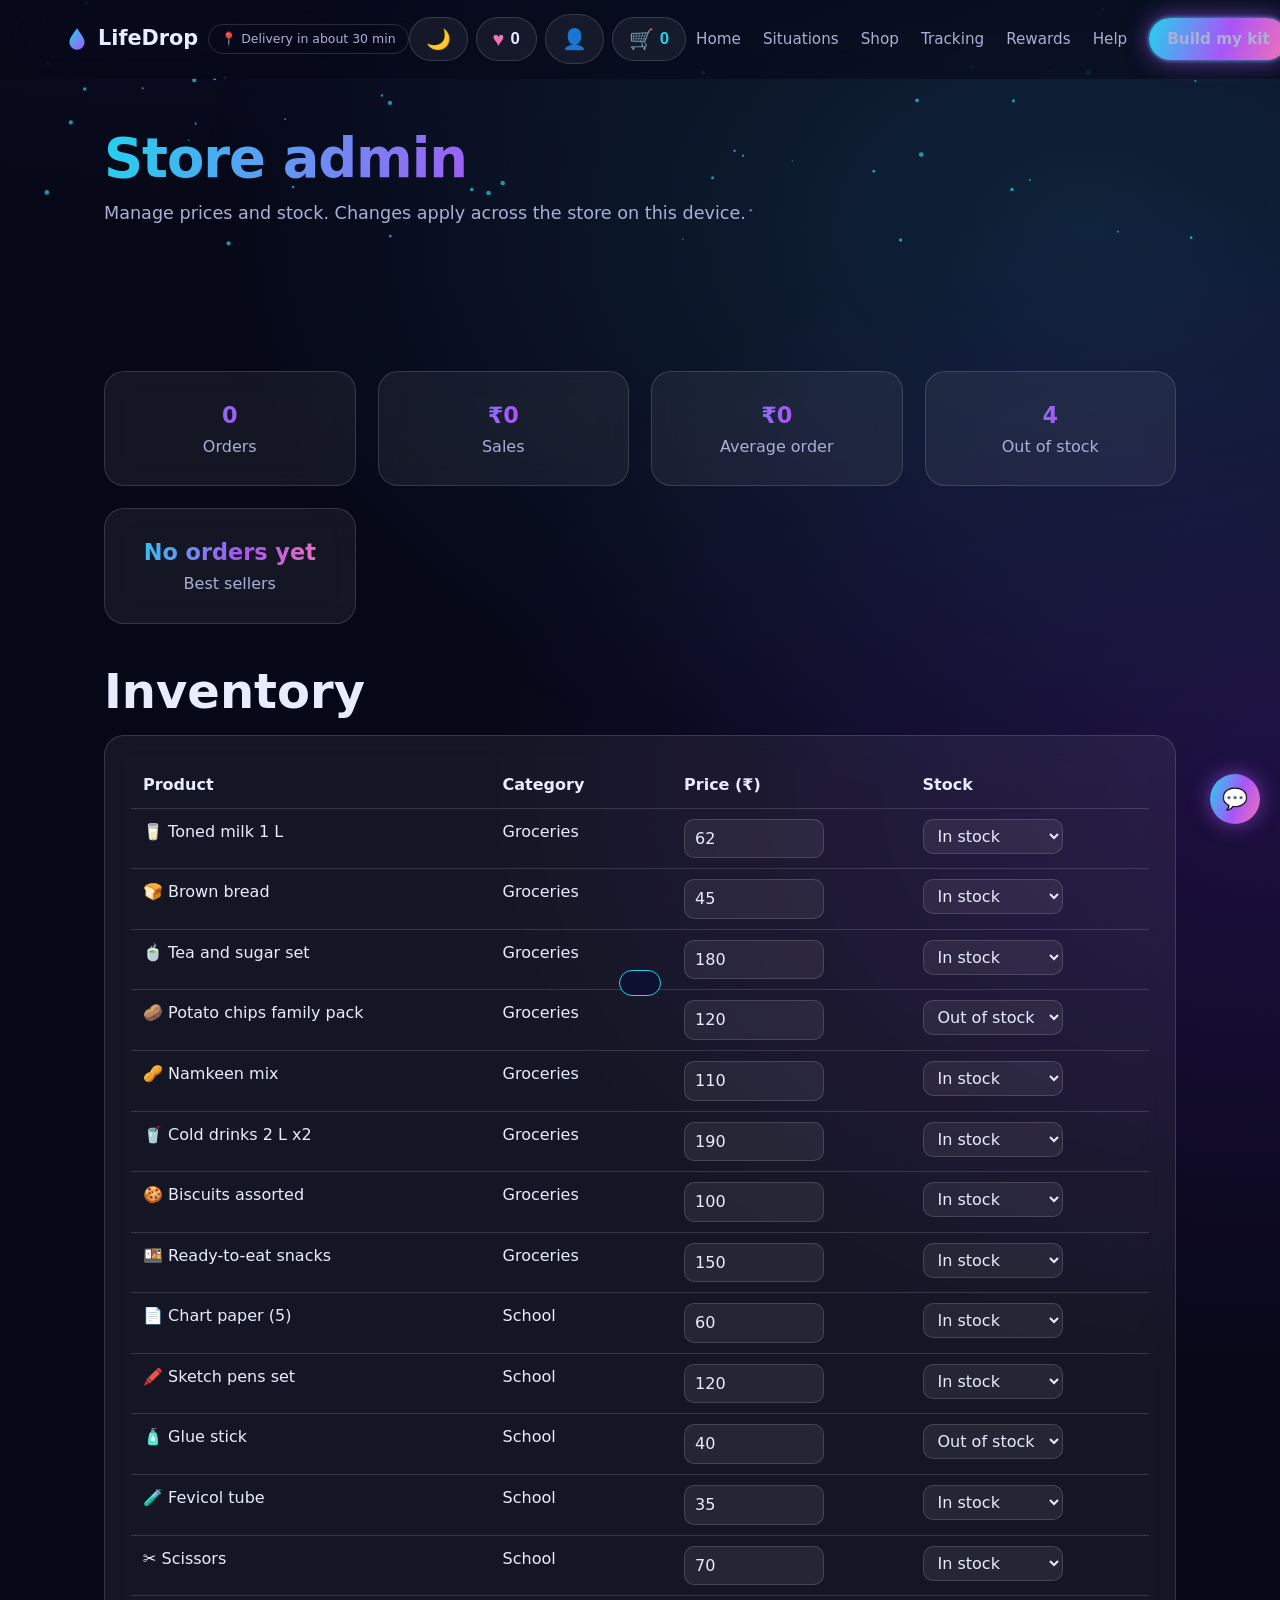
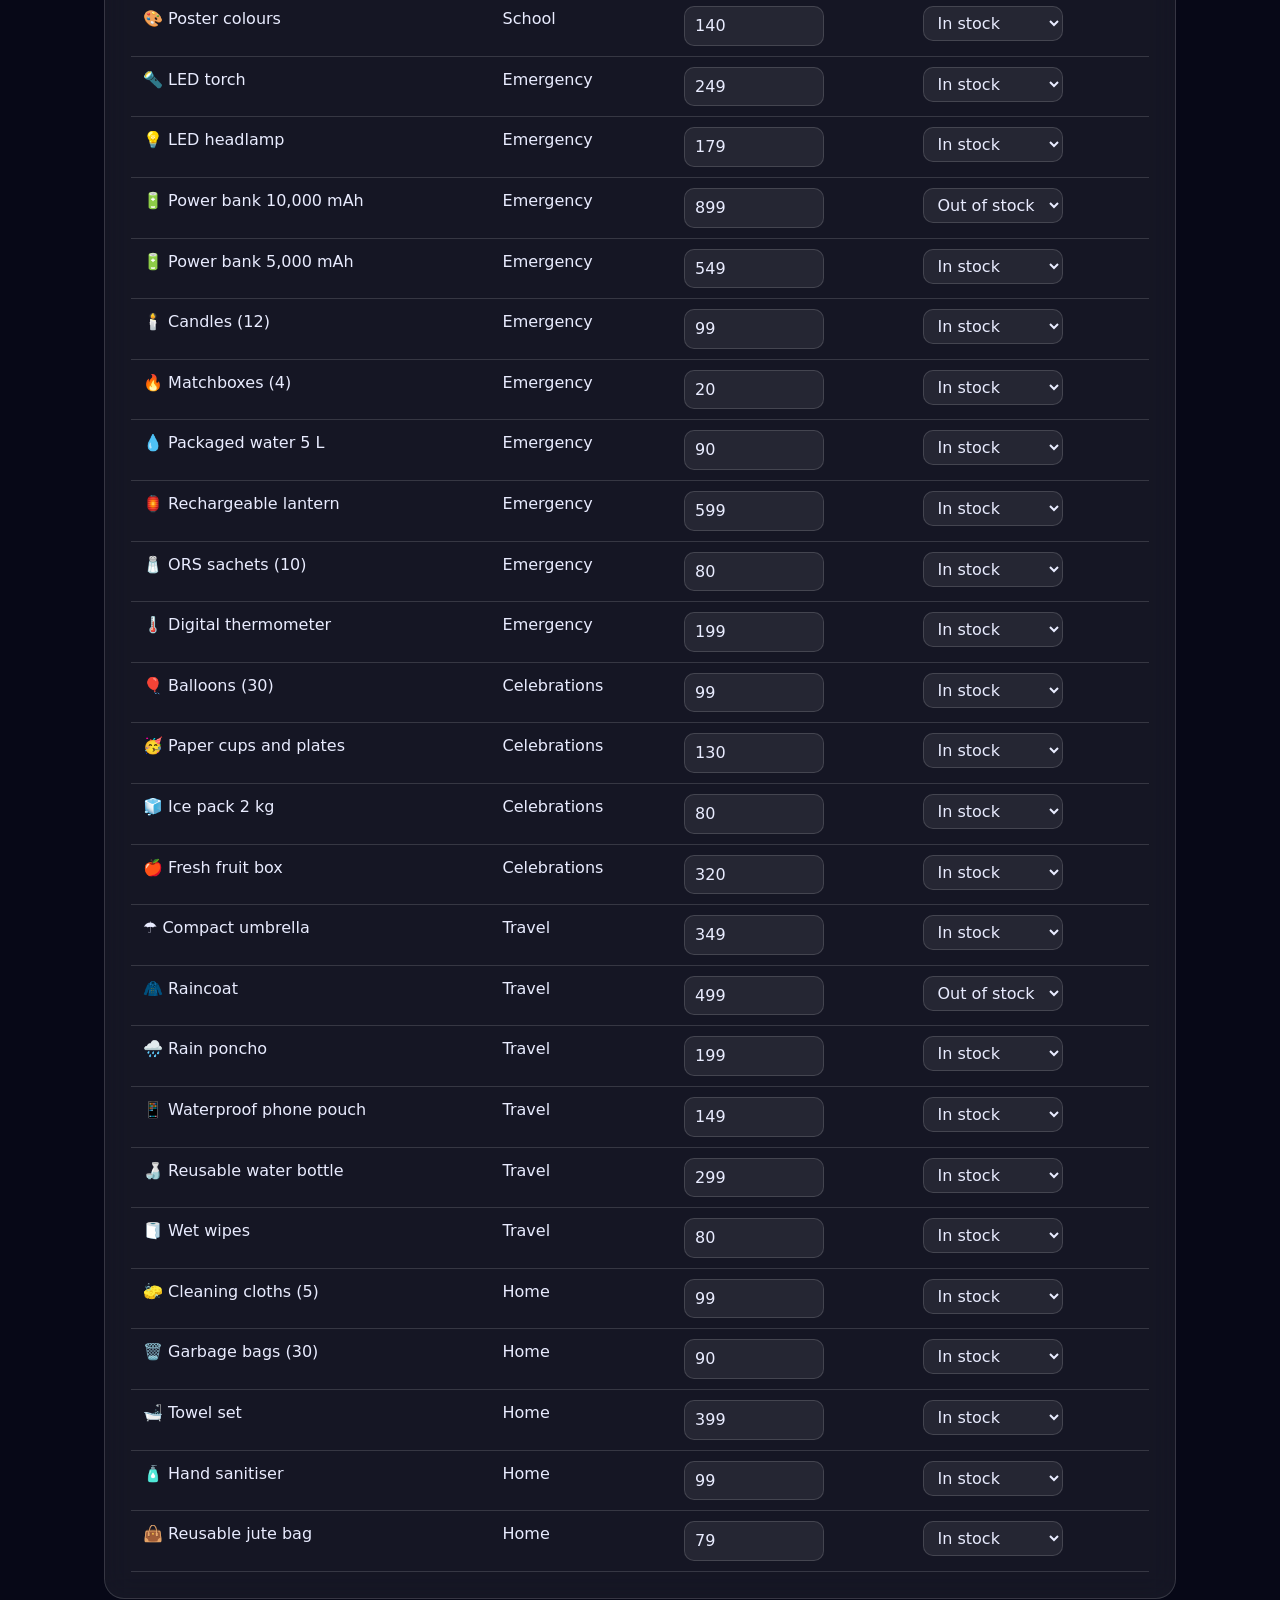
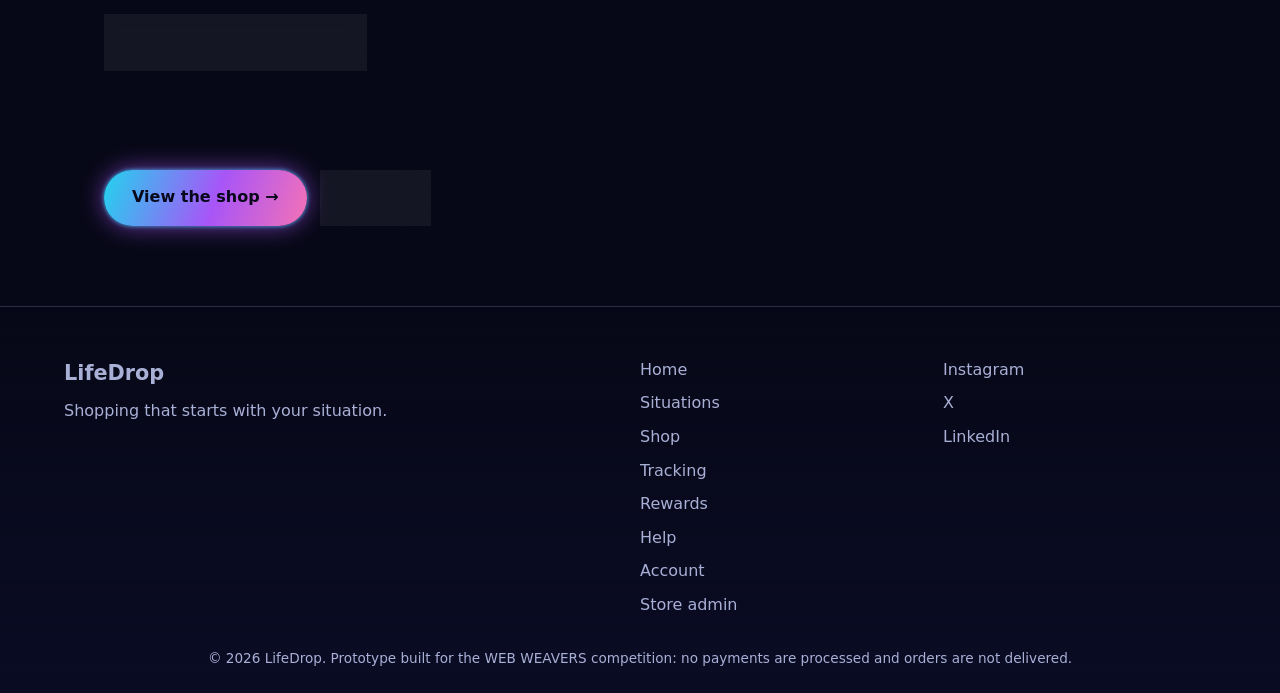
<file: admin.html>
<!DOCTYPE html>
<html lang="en">
<head>
<meta charset="UTF-8">
<meta name="viewport" content="width=device-width, initial-scale=1">
<title>Store admin – LifeDrop</title>
<meta name="description" content="Pick what's happening. LifeDrop builds the kit.">
<link rel="stylesheet" href="style.css">
<script>try{var t=JSON.parse(localStorage.getItem("ld_theme")||'"dark"');if(t!=="dark"){var r=document.documentElement;r.dataset.theme="light";r.dataset.skin=t}}catch(e){}</script>
</head>
<body>
<div class="glow-cursor" aria-hidden="true"></div>
<a class="skip" href="#main">Skip to content</a>

<!-- NAVIGATION -->
<header class="nav" id="nav">
  <a href="index.html" class="logo"><svg width="26" height="26" viewBox="0 0 24 24" aria-hidden="true"><path d="M12 2C8 8 5 11 5 15a7 7 0 0014 0c0-4-3-7-7-13z" fill="url(#g)"/><defs><linearGradient id="g" x1="0" y1="0" x2="1" y2="1"><stop stop-color="#22d3ee"/><stop offset="1" stop-color="#a855f7"/></linearGradient></defs></svg>LifeDrop</a>
  <span class="nav-eta" id="navEta"></span>
  <button class="cart-btn" id="themeBtn" type="button" aria-label="Switch theme">☀️</button>
  <button class="cart-btn" id="favBtn" type="button" aria-label="Open favourites">♥<span id="favCount">0</span></button>
  <a class="cart-btn" id="acctBtn" href="account.html" aria-label="Your account">👤</a>
  <button class="cart-btn" id="cartBtn" type="button" aria-label="Open cart">🛒<span id="cartCount">0</span></button>
  <button class="menu-btn" id="menuBtn" aria-label="Open menu" aria-expanded="false" aria-controls="links"><span></span><span></span><span></span></button>
  <nav class="links" id="links">
    <a href="index.html">Home</a><a href="situations.html">Situations</a><a href="shop.html">Shop</a><a href="tracking.html">Tracking</a><a href="rewards.html">Rewards</a><a href="help.html">Help</a>
    <a href="situations.html" class="btn btn-glow small">Build my kit</a>
  </nav>
</header>

<main id="main">
<section class="page-head"><canvas id="particles" aria-hidden="true"></canvas><h1><span class="grad">Store admin</span></h1><p class="lead">Manage prices and stock. Changes apply across the store on this device.</p></section>
<section class="section" id="admin">
  <div class="grid four" id="adminStats"></div>
  <h2 style="margin-top:40px">Inventory</h2>
  <div class="card glass"><div class="tbl-wrap"><table class="tbl"><thead><tr><th>Product</th><th>Category</th><th>Price (₹)</th><th>Stock</th></tr></thead><tbody id="adminBody"></tbody></table></div></div>
  <p style="margin-top:16px"><button class="btn btn-ghost" id="adminReset" type="button">Reset prices and stock</button></p>
</section>
<div class="next-row"><a class="btn btn-glow" href="shop.html">View the shop →</a> <a class="btn btn-ghost" href="index.html">Home</a></div>
</main>

<footer class="footer">
  <div class="foot-grid">
    <div><a href="index.html" class="logo">LifeDrop</a><p>Shopping that starts with your situation.</p></div>
    <nav aria-label="Footer"><a href="index.html">Home</a><a href="situations.html">Situations</a><a href="shop.html">Shop</a><a href="tracking.html">Tracking</a><a href="rewards.html">Rewards</a><a href="help.html">Help</a><a href="account.html">Account</a><a href="admin.html">Store admin</a></nav>
    <nav aria-label="Social"><a href="#" data-social="Instagram">Instagram</a><a href="#" data-social="X">X</a><a href="#" data-social="LinkedIn">LinkedIn</a></nav>
  </div>
  <p class="copy">© 2026 LifeDrop. Prototype built for the WEB WEAVERS competition: no payments are processed and orders are not delivered.</p>
</footer>

<button class="to-top" id="toTop" aria-label="Back to top">↑</button>
<div class="overlay" id="overlay" hidden></div>
<aside class="drawer" id="drawer" aria-hidden="true" aria-label="Your cart">
  <div class="drawer-head"><h3>Your cart</h3><button class="icon-btn" id="closeCart" type="button" aria-label="Close cart">✕</button></div>
  <ul class="cart-list" id="cartList"></ul>
  <div class="cart-foot">
    <div class="row"><label for="cartBudget">Budget</label><input id="cartBudget" type="number" min="50" step="10" placeholder="Max spend ₹"><button id="rescueBtn" class="btn btn-ghost small" type="button">Budget Rescue</button></div>
    <div class="row"><label for="coupon">Coupon</label><input id="coupon" placeholder="LIFE10 or FREEDEL"><button id="couponBtn" class="btn btn-ghost small" type="button">Apply</button></div>
    <p class="hint" id="cartNote"></p>
    <div class="free-bar"><div class="fb"><i id="fbFill"></i></div><p id="fbText"></p></div>
    <dl class="sum"><dt>Subtotal</dt><dd id="sSub">₹0</dd><dt>Discount</dt><dd id="sDisc">₹0</dd><dt>You save</dt><dd id="sSave">₹0</dd><dt>Delivery</dt><dd id="sDel">₹0</dd><dt class="big">Total</dt><dd class="big" id="sTot">₹0</dd></dl>
    <p class="hint" id="green"></p>
    <p class="hint" id="cartEta"></p>
    <button class="btn btn-glow" id="checkoutBtn" type="button">Checkout</button>
  </div>
</aside>

<dialog id="favs" aria-label="Your favourites"><button class="icon-btn close" data-close type="button" aria-label="Close">✕</button><h3>Your favourites</h3><ul class="favlist" id="favList"></ul></dialog>

<dialog id="pdp" aria-label="Product details"><button class="icon-btn close" data-close type="button" aria-label="Close">✕</button><div id="pdpBody"></div></dialog>

<dialog id="co" aria-label="Checkout">
  <button class="icon-btn close" data-close type="button" aria-label="Close">✕</button>
  <form id="coForm" class="form" novalidate>
    <ol class="steps-bar" id="coSteps"><li class="done">Cart</li><li class="now">Details</li><li>Confirmed</li></ol>
    <h3>Checkout</h3>
    <p id="coSummary" class="hint"></p>
    <ul class="plain sumlist" id="coItems"></ul>
    <label for="coName">Name</label><input id="coName" autocomplete="name"><small class="err" id="coNameErr"></small>
    <label for="coPin">PIN code</label><input id="coPin" inputmode="numeric" maxlength="6" autocomplete="postal-code"><small class="err" id="coPinErr"></small>
    <label for="coAddr">Address</label><textarea id="coAddr" rows="2"></textarea><small class="err" id="coAddrErr"></small>
    <fieldset class="when"><legend>When should we deliver?</legend>
      <label class="chk"><input type="radio" name="coWhen" value="now" checked> Deliver now</label>
      <label class="chk"><input type="radio" name="coWhen" value="later"> Book for a day and time</label></fieldset>
    <div id="coNow"><label for="coSlot">Delivery speed</label><select id="coSlot"><option>As soon as possible</option><option>Within 1 hour</option></select></div>
    <div id="coLater" hidden><div class="grid2"><div><label for="coDate">Day / date</label><input type="date" id="coDate"><small class="err" id="coDateErr"></small></div><div><label for="coTime">Time</label><select id="coTime" aria-describedby="coTimeErr"></select><small class="err" id="coTimeErr"></small></div></div></div>
    <label for="coPay">Payment method</label><select id="coPay"><option>UPI</option><option>Card</option><option>Cash on delivery</option></select>
    <button class="btn btn-glow" type="submit">Place order</button>
  </form>
  <div id="coDone" style="display:none"><div class="check" aria-hidden="true">✓</div><h3>Order placed!</h3><p id="coDoneTxt"></p><p class="hint">Taking you to order tracking…</p></div>
</dialog>

<nav class="bottom-nav" aria-label="Quick navigation"><a href="index.html"><span aria-hidden="true">🏠</span>Home</a><a href="situations.html"><span aria-hidden="true">✦</span>Kits</a><a href="shop.html"><span aria-hidden="true">🛍️</span>Shop</a><button type="button" id="bnCart"><span aria-hidden="true">🛒</span>Cart <b id="bnCount">0</b></button><a href="account.html"><span aria-hidden="true">👤</span>Account</a></nav>
<button class="bot-btn" id="botBtn" type="button" aria-label="Open the LifeDrop assistant" aria-expanded="false">💬</button>
<section class="bot" id="bot" hidden aria-label="LifeDrop assistant"><div class="bot-head"><b>LifeDrop assistant</b><span class="viz" aria-hidden="true"><i></i><i></i><i></i><i></i></span><button class="icon-btn" id="botClose" type="button" aria-label="Close assistant">✕</button></div><div class="bot-log" id="botLog" role="log" aria-live="polite"></div><div class="bot-chips" id="botChips"></div><div class="rec-bar" id="botRec" hidden><span class="rec-dot"></span><span id="botRecTxt">Recording…</span></div><form class="bot-form" id="botForm"><label class="sr" for="botIn">Your message</label><input id="botIn" placeholder="e.g. guests arriving in 20 minutes" autocomplete="off"><button class="icon-btn mic" id="botMic" type="button" aria-label="Record a voice message" title="Record a voice message">🎙️</button><button class="btn btn-glow small" type="submit">Send</button></form></section>
<div class="toast" id="toast" role="status"></div>
<script src="script.js"></script>
</body>
</html>
</file>
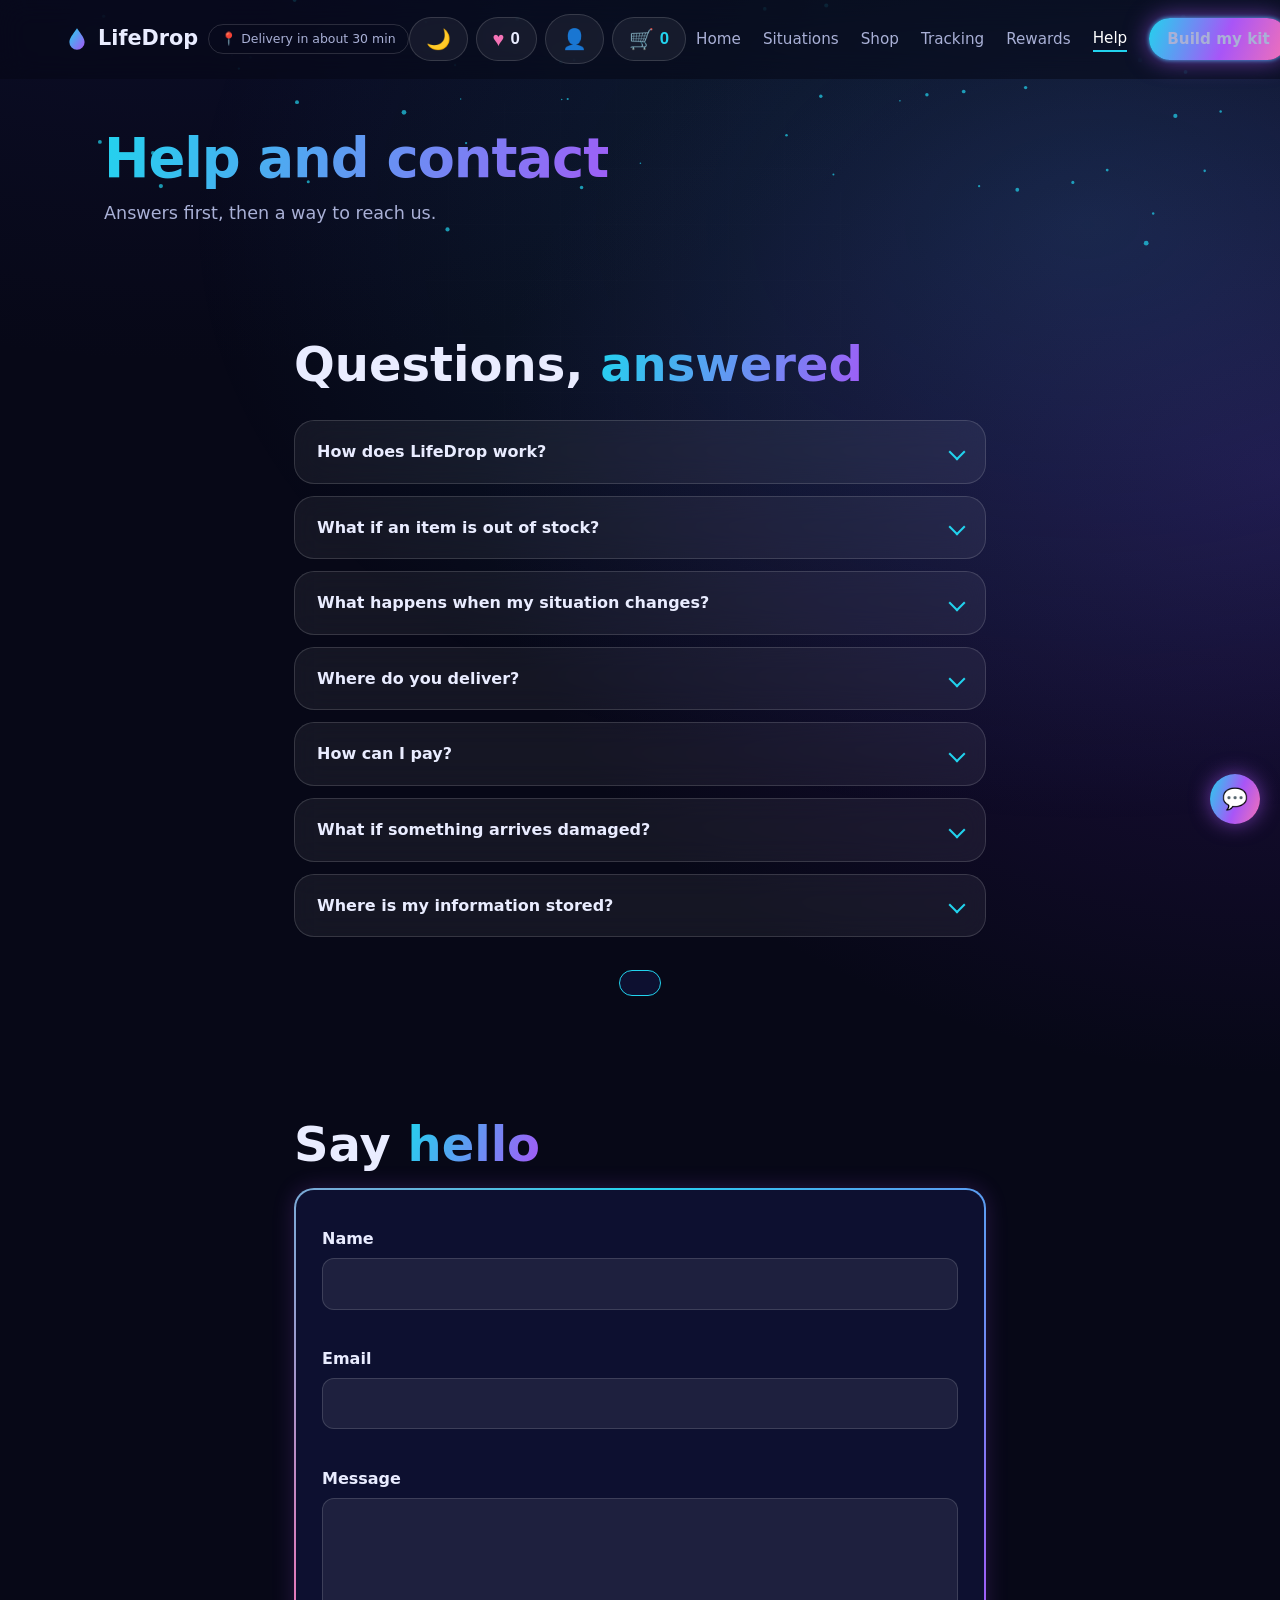
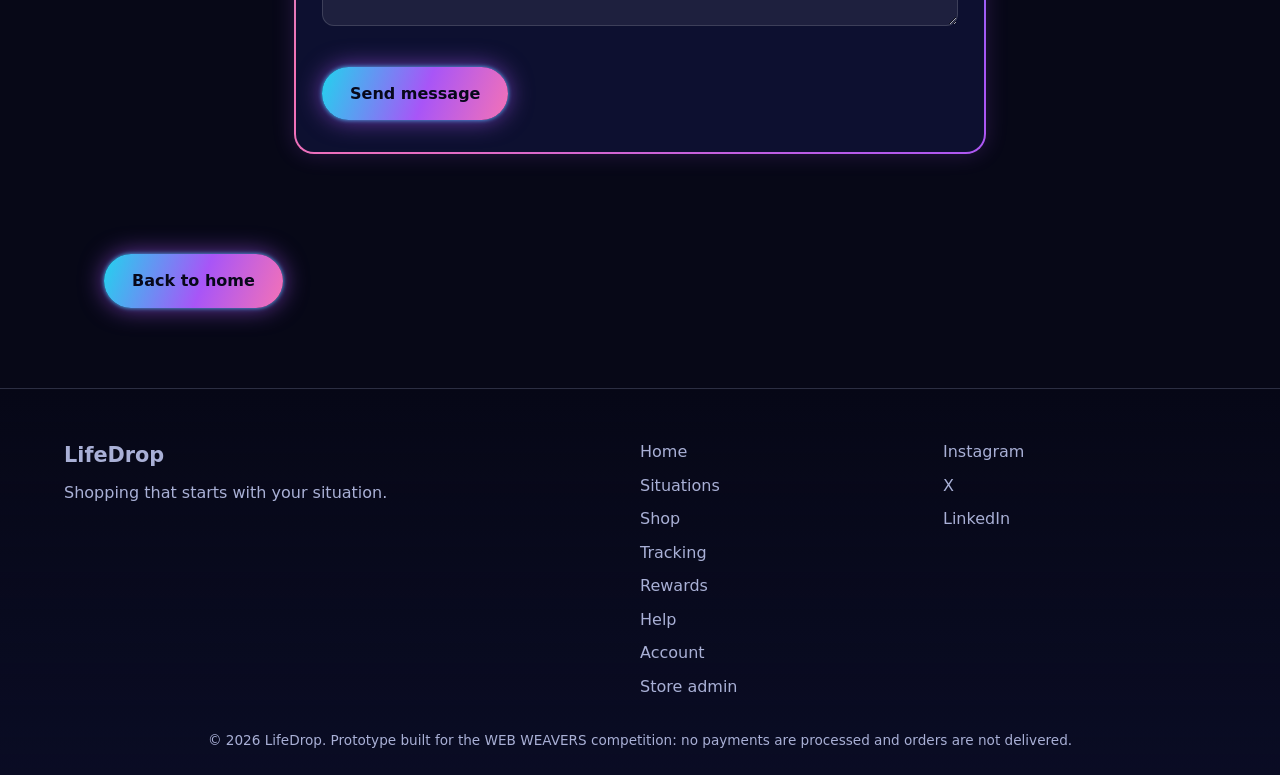
<file: help.html>
<!DOCTYPE html>
<html lang="en">
<head>
<meta charset="UTF-8">
<meta name="viewport" content="width=device-width, initial-scale=1">
<title>Help – LifeDrop</title>
<meta name="description" content="Pick what's happening. LifeDrop builds the kit.">
<link rel="stylesheet" href="style.css">
<script>try{var t=JSON.parse(localStorage.getItem("ld_theme")||'"dark"');if(t!=="dark"){var r=document.documentElement;r.dataset.theme="light";r.dataset.skin=t}}catch(e){}</script>
</head>
<body>
<div class="glow-cursor" aria-hidden="true"></div>
<a class="skip" href="#main">Skip to content</a>

<!-- NAVIGATION -->
<header class="nav" id="nav">
  <a href="index.html" class="logo"><svg width="26" height="26" viewBox="0 0 24 24" aria-hidden="true"><path d="M12 2C8 8 5 11 5 15a7 7 0 0014 0c0-4-3-7-7-13z" fill="url(#g)"/><defs><linearGradient id="g" x1="0" y1="0" x2="1" y2="1"><stop stop-color="#22d3ee"/><stop offset="1" stop-color="#a855f7"/></linearGradient></defs></svg>LifeDrop</a>
  <span class="nav-eta" id="navEta"></span>
  <button class="cart-btn" id="themeBtn" type="button" aria-label="Switch theme">☀️</button>
  <button class="cart-btn" id="favBtn" type="button" aria-label="Open favourites">♥<span id="favCount">0</span></button>
  <a class="cart-btn" id="acctBtn" href="account.html" aria-label="Your account">👤</a>
  <button class="cart-btn" id="cartBtn" type="button" aria-label="Open cart">🛒<span id="cartCount">0</span></button>
  <button class="menu-btn" id="menuBtn" aria-label="Open menu" aria-expanded="false" aria-controls="links"><span></span><span></span><span></span></button>
  <nav class="links" id="links">
    <a href="index.html">Home</a><a href="situations.html">Situations</a><a href="shop.html">Shop</a><a href="tracking.html">Tracking</a><a href="rewards.html">Rewards</a><a href="help.html">Help</a>
    <a href="situations.html" class="btn btn-glow small">Build my kit</a>
  </nav>
</header>

<main id="main">
<section class="page-head"><canvas id="particles" aria-hidden="true"></canvas><h1><span class="grad">Help and contact</span></h1><p class="lead">Answers first, then a way to reach us.</p></section>
<!-- FAQ -->
<section class="section narrow" id="faq">
  <h2 class="reveal">Questions, <span class="grad">answered</span></h2>
  <div class="faq" id="faq-list">
    <div class="faq-item card glass"><button class="faq-q" aria-expanded="false">How does LifeDrop work?<i></i></button><div class="faq-a"><p>Choose a situation or type what you need. We build a kit, check it against your budget and stock, swap anything unavailable, and give you a delivery estimate. You can edit the cart freely before checkout.</p></div></div>
    <div class="faq-item card glass"><button class="faq-q" aria-expanded="false">What if an item is out of stock?<i></i></button><div class="faq-a"><p>We suggest a close substitute and show its price. You see every swap in your cart before you pay.</p></div></div>
    <div class="faq-item card glass"><button class="faq-q" aria-expanded="false">What happens when my situation changes?<i></i></button><div class="faq-a"><p>Tap My Situation Changed. The kit is rebuilt for the new situation with the same budget, and the rest of your cart stays untouched.</p></div></div>
    <div class="faq-item card glass"><button class="faq-q" aria-expanded="false">Where do you deliver?<i></i></button><div class="faq-a"><p>We currently deliver to PIN codes beginning with 1. You can check yours on the Shop page.</p></div></div>
    <div class="faq-item card glass"><button class="faq-q" aria-expanded="false">How can I pay?<i></i></button><div class="faq-a"><p>UPI, card or cash on delivery are available at checkout.</p></div></div>
    <div class="faq-item card glass"><button class="faq-q" aria-expanded="false">What if something arrives damaged?<i></i></button><div class="faq-a"><p>Contact us within 48 hours of delivery and we will arrange a replacement.</p></div></div>
    <div class="faq-item card glass"><button class="faq-q" aria-expanded="false">Where is my information stored?<i></i></button><div class="faq-a"><p>Your cart, saved items and address are kept on your own device.</p></div></div>
  </div>
</section>

<!-- CONTACT -->
<section class="section narrow" id="contact">
  <h2 class="reveal">Say <span class="grad">hello</span></h2>
  <form class="card neon form reveal" id="form" novalidate>
    <label for="name">Name</label><input id="name" name="name" autocomplete="name">
    <small class="err" id="nameErr"></small>
    <label for="email">Email</label><input id="email" name="email" type="email" autocomplete="email">
    <small class="err" id="emailErr"></small>
    <label for="msg">Message</label><textarea id="msg" name="msg" rows="4"></textarea>
    <small class="err" id="msgErr"></small>
    <button class="btn btn-glow" type="submit">Send message</button>
    <p class="form-status" id="status" role="status"></p>
  </form>
</section>
<div class="next-row"><a class="btn btn-glow" href="index.html">Back to home</a></div>
</main>

<footer class="footer">
  <div class="foot-grid">
    <div><a href="index.html" class="logo">LifeDrop</a><p>Shopping that starts with your situation.</p></div>
    <nav aria-label="Footer"><a href="index.html">Home</a><a href="situations.html">Situations</a><a href="shop.html">Shop</a><a href="tracking.html">Tracking</a><a href="rewards.html">Rewards</a><a href="help.html">Help</a><a href="account.html">Account</a><a href="admin.html">Store admin</a></nav>
    <nav aria-label="Social"><a href="#" data-social="Instagram">Instagram</a><a href="#" data-social="X">X</a><a href="#" data-social="LinkedIn">LinkedIn</a></nav>
  </div>
  <p class="copy">© 2026 LifeDrop. Prototype built for the WEB WEAVERS competition: no payments are processed and orders are not delivered.</p>
</footer>

<button class="to-top" id="toTop" aria-label="Back to top">↑</button>
<div class="overlay" id="overlay" hidden></div>
<aside class="drawer" id="drawer" aria-hidden="true" aria-label="Your cart">
  <div class="drawer-head"><h3>Your cart</h3><button class="icon-btn" id="closeCart" type="button" aria-label="Close cart">✕</button></div>
  <ul class="cart-list" id="cartList"></ul>
  <div class="cart-foot">
    <div class="row"><label for="cartBudget">Budget</label><input id="cartBudget" type="number" min="50" step="10" placeholder="Max spend ₹"><button id="rescueBtn" class="btn btn-ghost small" type="button">Budget Rescue</button></div>
    <div class="row"><label for="coupon">Coupon</label><input id="coupon" placeholder="LIFE10 or FREEDEL"><button id="couponBtn" class="btn btn-ghost small" type="button">Apply</button></div>
    <p class="hint" id="cartNote"></p>
    <div class="free-bar"><div class="fb"><i id="fbFill"></i></div><p id="fbText"></p></div>
    <dl class="sum"><dt>Subtotal</dt><dd id="sSub">₹0</dd><dt>Discount</dt><dd id="sDisc">₹0</dd><dt>You save</dt><dd id="sSave">₹0</dd><dt>Delivery</dt><dd id="sDel">₹0</dd><dt class="big">Total</dt><dd class="big" id="sTot">₹0</dd></dl>
    <p class="hint" id="green"></p>
    <p class="hint" id="cartEta"></p>
    <button class="btn btn-glow" id="checkoutBtn" type="button">Checkout</button>
  </div>
</aside>

<dialog id="favs" aria-label="Your favourites"><button class="icon-btn close" data-close type="button" aria-label="Close">✕</button><h3>Your favourites</h3><ul class="favlist" id="favList"></ul></dialog>

<dialog id="pdp" aria-label="Product details"><button class="icon-btn close" data-close type="button" aria-label="Close">✕</button><div id="pdpBody"></div></dialog>

<dialog id="co" aria-label="Checkout">
  <button class="icon-btn close" data-close type="button" aria-label="Close">✕</button>
  <form id="coForm" class="form" novalidate>
    <ol class="steps-bar" id="coSteps"><li class="done">Cart</li><li class="now">Details</li><li>Confirmed</li></ol>
    <h3>Checkout</h3>
    <p id="coSummary" class="hint"></p>
    <ul class="plain sumlist" id="coItems"></ul>
    <label for="coName">Name</label><input id="coName" autocomplete="name"><small class="err" id="coNameErr"></small>
    <label for="coPin">PIN code</label><input id="coPin" inputmode="numeric" maxlength="6" autocomplete="postal-code"><small class="err" id="coPinErr"></small>
    <label for="coAddr">Address</label><textarea id="coAddr" rows="2"></textarea><small class="err" id="coAddrErr"></small>
    <fieldset class="when"><legend>When should we deliver?</legend>
      <label class="chk"><input type="radio" name="coWhen" value="now" checked> Deliver now</label>
      <label class="chk"><input type="radio" name="coWhen" value="later"> Book for a day and time</label></fieldset>
    <div id="coNow"><label for="coSlot">Delivery speed</label><select id="coSlot"><option>As soon as possible</option><option>Within 1 hour</option></select></div>
    <div id="coLater" hidden><div class="grid2"><div><label for="coDate">Day / date</label><input type="date" id="coDate"><small class="err" id="coDateErr"></small></div><div><label for="coTime">Time</label><select id="coTime" aria-describedby="coTimeErr"></select><small class="err" id="coTimeErr"></small></div></div></div>
    <label for="coPay">Payment method</label><select id="coPay"><option>UPI</option><option>Card</option><option>Cash on delivery</option></select>
    <button class="btn btn-glow" type="submit">Place order</button>
  </form>
  <div id="coDone" style="display:none"><div class="check" aria-hidden="true">✓</div><h3>Order placed!</h3><p id="coDoneTxt"></p><p class="hint">Taking you to order tracking…</p></div>
</dialog>

<nav class="bottom-nav" aria-label="Quick navigation"><a href="index.html"><span aria-hidden="true">🏠</span>Home</a><a href="situations.html"><span aria-hidden="true">✦</span>Kits</a><a href="shop.html"><span aria-hidden="true">🛍️</span>Shop</a><button type="button" id="bnCart"><span aria-hidden="true">🛒</span>Cart <b id="bnCount">0</b></button><a href="account.html"><span aria-hidden="true">👤</span>Account</a></nav>
<button class="bot-btn" id="botBtn" type="button" aria-label="Open the LifeDrop assistant" aria-expanded="false">💬</button>
<section class="bot" id="bot" hidden aria-label="LifeDrop assistant"><div class="bot-head"><b>LifeDrop assistant</b><span class="viz" aria-hidden="true"><i></i><i></i><i></i><i></i></span><button class="icon-btn" id="botClose" type="button" aria-label="Close assistant">✕</button></div><div class="bot-log" id="botLog" role="log" aria-live="polite"></div><div class="bot-chips" id="botChips"></div><div class="rec-bar" id="botRec" hidden><span class="rec-dot"></span><span id="botRecTxt">Recording…</span></div><form class="bot-form" id="botForm"><label class="sr" for="botIn">Your message</label><input id="botIn" placeholder="e.g. guests arriving in 20 minutes" autocomplete="off"><button class="icon-btn mic" id="botMic" type="button" aria-label="Record a voice message" title="Record a voice message">🎙️</button><button class="btn btn-glow small" type="submit">Send</button></form></section>
<div class="toast" id="toast" role="status"></div>
<script src="script.js"></script>
</body>
</html>
</file>
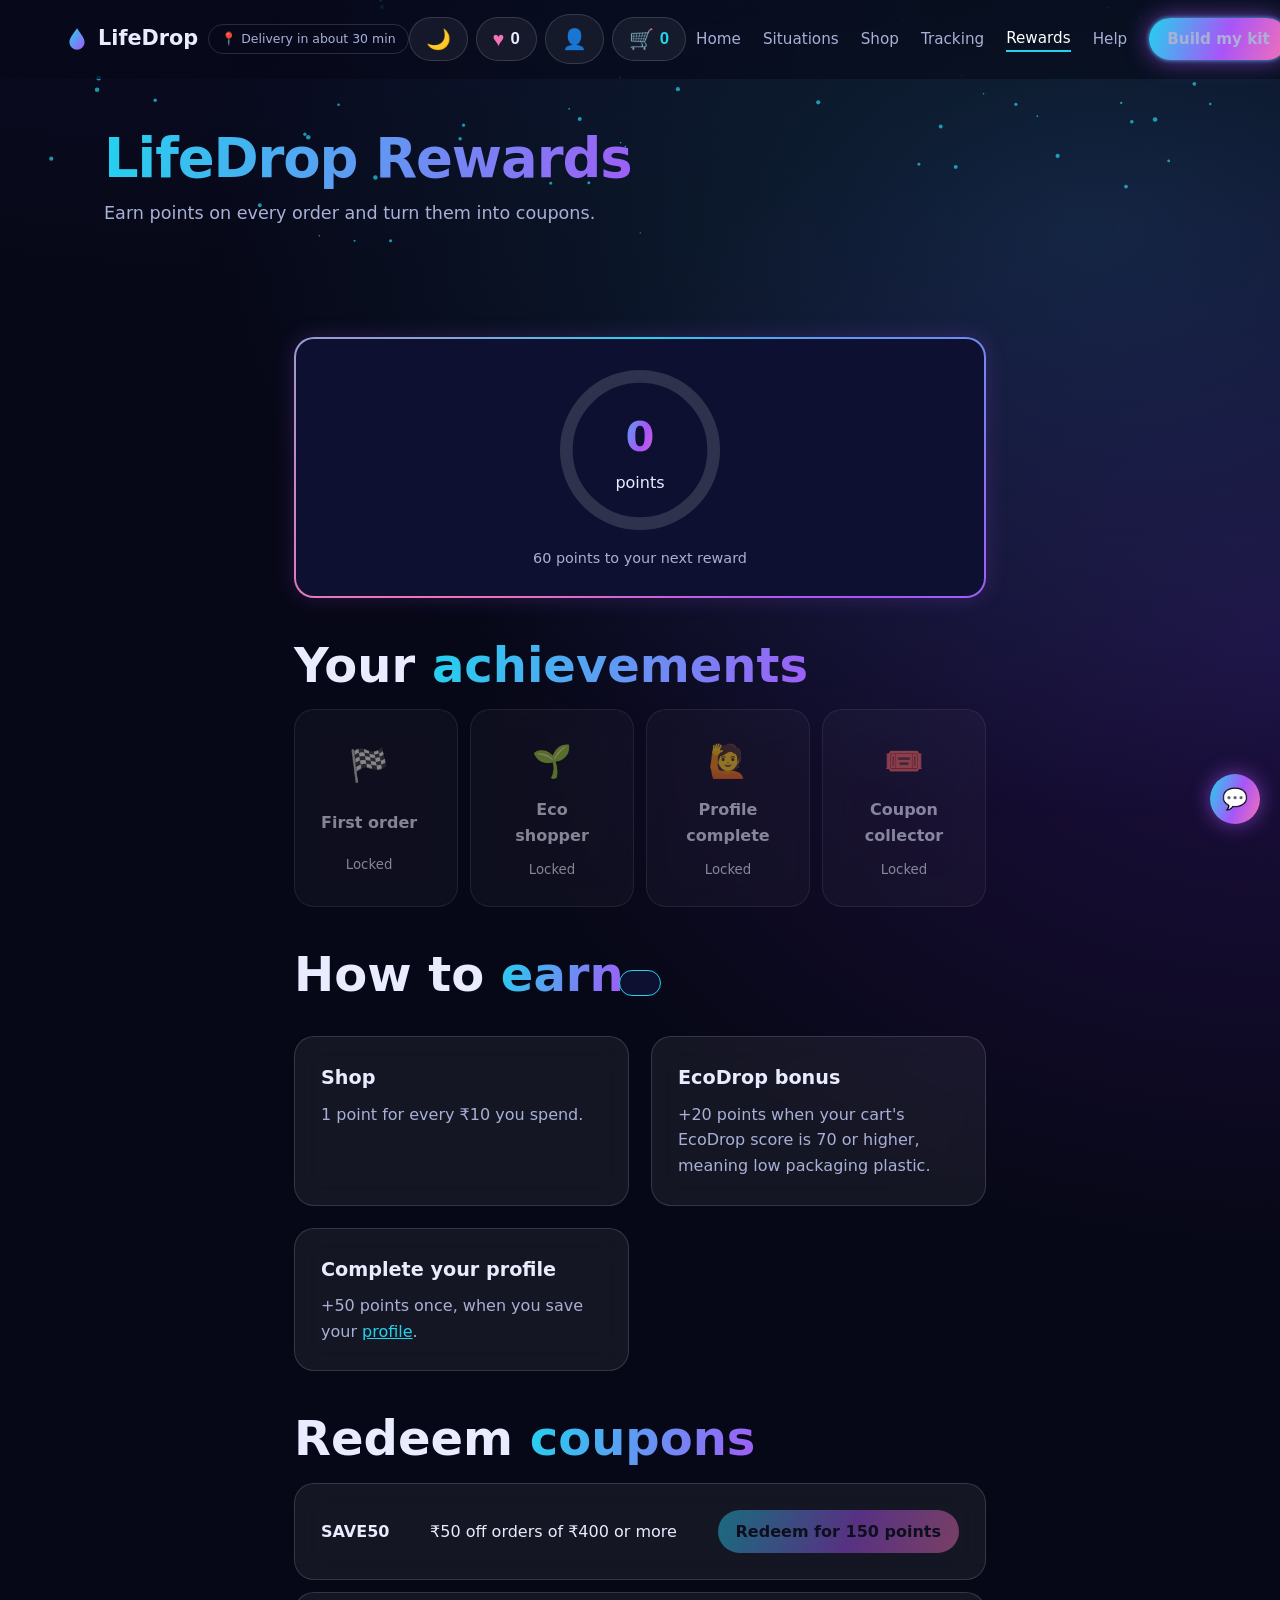
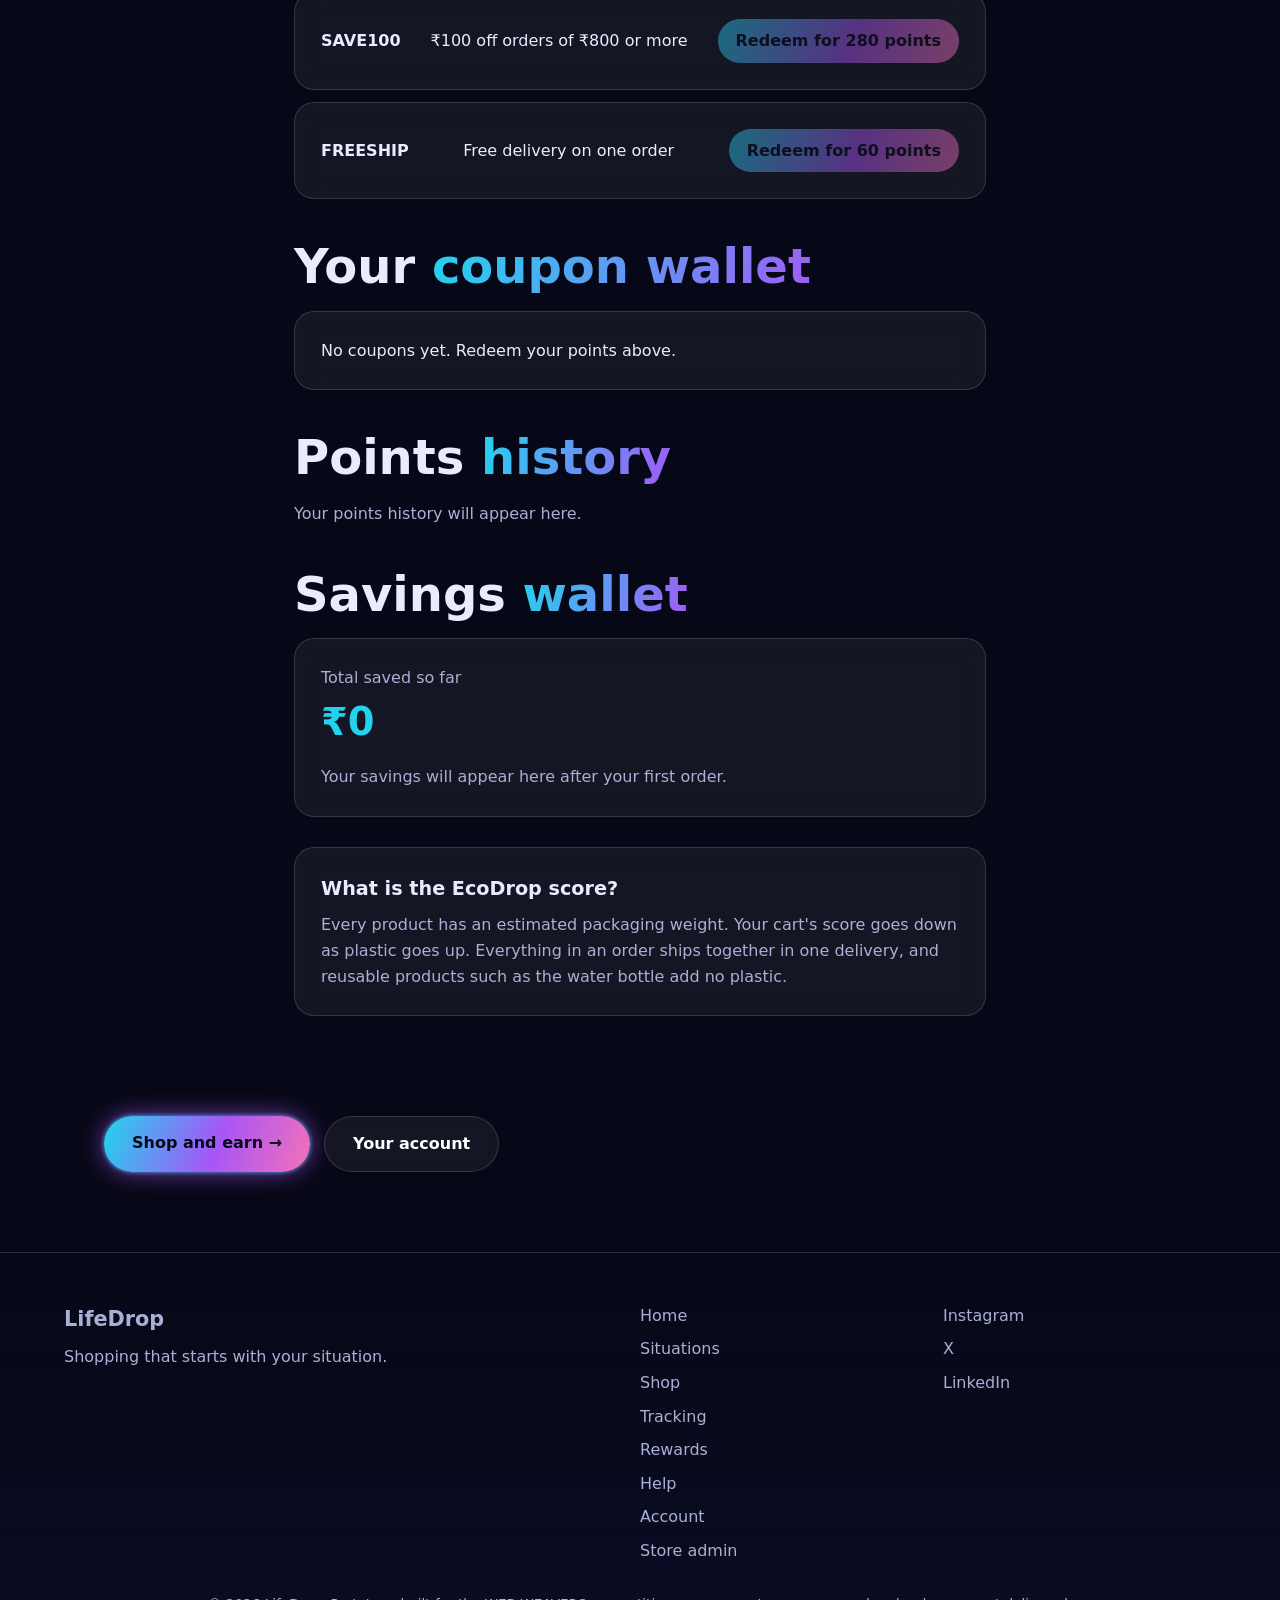
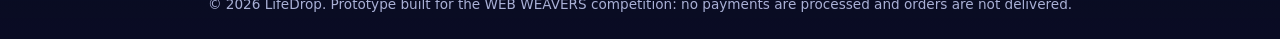
<file: rewards.html>
<!DOCTYPE html>
<html lang="en">
<head>
<meta charset="UTF-8">
<meta name="viewport" content="width=device-width, initial-scale=1">
<title>Rewards – LifeDrop</title>
<meta name="description" content="Pick what's happening. LifeDrop builds the kit.">
<link rel="stylesheet" href="style.css">
<script>try{var t=JSON.parse(localStorage.getItem("ld_theme")||'"dark"');if(t!=="dark"){var r=document.documentElement;r.dataset.theme="light";r.dataset.skin=t}}catch(e){}</script>
</head>
<body>
<div class="glow-cursor" aria-hidden="true"></div>
<a class="skip" href="#main">Skip to content</a>

<!-- NAVIGATION -->
<header class="nav" id="nav">
  <a href="index.html" class="logo"><svg width="26" height="26" viewBox="0 0 24 24" aria-hidden="true"><path d="M12 2C8 8 5 11 5 15a7 7 0 0014 0c0-4-3-7-7-13z" fill="url(#g)"/><defs><linearGradient id="g" x1="0" y1="0" x2="1" y2="1"><stop stop-color="#22d3ee"/><stop offset="1" stop-color="#a855f7"/></linearGradient></defs></svg>LifeDrop</a>
  <span class="nav-eta" id="navEta"></span>
  <button class="cart-btn" id="themeBtn" type="button" aria-label="Switch theme">☀️</button>
  <button class="cart-btn" id="favBtn" type="button" aria-label="Open favourites">♥<span id="favCount">0</span></button>
  <a class="cart-btn" id="acctBtn" href="account.html" aria-label="Your account">👤</a>
  <button class="cart-btn" id="cartBtn" type="button" aria-label="Open cart">🛒<span id="cartCount">0</span></button>
  <button class="menu-btn" id="menuBtn" aria-label="Open menu" aria-expanded="false" aria-controls="links"><span></span><span></span><span></span></button>
  <nav class="links" id="links">
    <a href="index.html">Home</a><a href="situations.html">Situations</a><a href="shop.html">Shop</a><a href="tracking.html">Tracking</a><a href="rewards.html">Rewards</a><a href="help.html">Help</a>
    <a href="situations.html" class="btn btn-glow small">Build my kit</a>
  </nav>
</header>

<main id="main">
<section class="page-head"><canvas id="particles" aria-hidden="true"></canvas><h1><span class="grad">LifeDrop Rewards</span></h1><p class="lead">Earn points on every order and turn them into coupons.</p></section>
<section class="section narrow" id="rewards">
  <div class="card neon points reveal"><div class="ring-wrap"><svg viewBox="0 0 120 120" width="170" height="170" aria-hidden="true"><circle cx="60" cy="60" r="52" class="ring-bg"/><circle cx="60" cy="60" r="52" class="ring-fg" id="ringFill"/></svg><div class="ring-num"><b id="ptsNow">0</b><span>points</span></div></div><p class="hint" id="nextReward"></p></div>
  <h2 class="reveal" style="margin-top:40px">Your <span class="grad">achievements</span></h2>
  <ul class="rlist achv" id="achv"></ul>
  <h2 class="reveal" style="margin-top:40px">How to <span class="grad">earn</span></h2>
  <div class="grid three">
    <div class="card glass reveal"><h3>Shop</h3><p>1 point for every ₹10 you spend.</p></div>
    <div class="card glass reveal"><h3>EcoDrop bonus</h3><p>+20 points when your cart's EcoDrop score is 70 or higher, meaning low packaging plastic.</p></div>
    <div class="card glass reveal"><h3>Complete your profile</h3><p>+50 points once, when you save your <a href="account.html">profile</a>.</p></div>
  </div>
  <h2 class="reveal" style="margin-top:40px">Redeem <span class="grad">coupons</span></h2>
  <ul class="rlist" id="rewardList"></ul>
  <h2 class="reveal" style="margin-top:40px">Your <span class="grad">coupon wallet</span></h2>
  <ul class="rlist" id="walletList"></ul>
  <h2 class="reveal" style="margin-top:40px">Points <span class="grad">history</span></h2>
  <ul class="plain" id="ptsLog"></ul>
  <h2 class="reveal" style="margin-top:40px">Savings <span class="grad">wallet</span></h2>
  <div class="card glass reveal"><p>Total saved so far</p><div class="saved-total" id="savedTotal">₹0</div><ul class="plain" id="savedList"></ul></div>
  <div class="card glass reveal" style="margin-top:30px"><h3>What is the EcoDrop score?</h3><p>Every product has an estimated packaging weight. Your cart's score goes down as plastic goes up. Everything in an order ships together in one delivery, and reusable products such as the water bottle add no plastic.</p></div>
</section>
<div class="next-row"><a class="btn btn-glow" href="shop.html">Shop and earn →</a> <a class="btn btn-ghost" href="account.html">Your account</a></div>
</main>

<footer class="footer">
  <div class="foot-grid">
    <div><a href="index.html" class="logo">LifeDrop</a><p>Shopping that starts with your situation.</p></div>
    <nav aria-label="Footer"><a href="index.html">Home</a><a href="situations.html">Situations</a><a href="shop.html">Shop</a><a href="tracking.html">Tracking</a><a href="rewards.html">Rewards</a><a href="help.html">Help</a><a href="account.html">Account</a><a href="admin.html">Store admin</a></nav>
    <nav aria-label="Social"><a href="#" data-social="Instagram">Instagram</a><a href="#" data-social="X">X</a><a href="#" data-social="LinkedIn">LinkedIn</a></nav>
  </div>
  <p class="copy">© 2026 LifeDrop. Prototype built for the WEB WEAVERS competition: no payments are processed and orders are not delivered.</p>
</footer>

<button class="to-top" id="toTop" aria-label="Back to top">↑</button>
<div class="overlay" id="overlay" hidden></div>
<aside class="drawer" id="drawer" aria-hidden="true" aria-label="Your cart">
  <div class="drawer-head"><h3>Your cart</h3><button class="icon-btn" id="closeCart" type="button" aria-label="Close cart">✕</button></div>
  <ul class="cart-list" id="cartList"></ul>
  <div class="cart-foot">
    <div class="row"><label for="cartBudget">Budget</label><input id="cartBudget" type="number" min="50" step="10" placeholder="Max spend ₹"><button id="rescueBtn" class="btn btn-ghost small" type="button">Budget Rescue</button></div>
    <div class="row"><label for="coupon">Coupon</label><input id="coupon" placeholder="LIFE10 or FREEDEL"><button id="couponBtn" class="btn btn-ghost small" type="button">Apply</button></div>
    <p class="hint" id="cartNote"></p>
    <div class="free-bar"><div class="fb"><i id="fbFill"></i></div><p id="fbText"></p></div>
    <dl class="sum"><dt>Subtotal</dt><dd id="sSub">₹0</dd><dt>Discount</dt><dd id="sDisc">₹0</dd><dt>You save</dt><dd id="sSave">₹0</dd><dt>Delivery</dt><dd id="sDel">₹0</dd><dt class="big">Total</dt><dd class="big" id="sTot">₹0</dd></dl>
    <p class="hint" id="green"></p>
    <p class="hint" id="cartEta"></p>
    <button class="btn btn-glow" id="checkoutBtn" type="button">Checkout</button>
  </div>
</aside>

<dialog id="favs" aria-label="Your favourites"><button class="icon-btn close" data-close type="button" aria-label="Close">✕</button><h3>Your favourites</h3><ul class="favlist" id="favList"></ul></dialog>

<dialog id="pdp" aria-label="Product details"><button class="icon-btn close" data-close type="button" aria-label="Close">✕</button><div id="pdpBody"></div></dialog>

<dialog id="co" aria-label="Checkout">
  <button class="icon-btn close" data-close type="button" aria-label="Close">✕</button>
  <form id="coForm" class="form" novalidate>
    <ol class="steps-bar" id="coSteps"><li class="done">Cart</li><li class="now">Details</li><li>Confirmed</li></ol>
    <h3>Checkout</h3>
    <p id="coSummary" class="hint"></p>
    <ul class="plain sumlist" id="coItems"></ul>
    <label for="coName">Name</label><input id="coName" autocomplete="name"><small class="err" id="coNameErr"></small>
    <label for="coPin">PIN code</label><input id="coPin" inputmode="numeric" maxlength="6" autocomplete="postal-code"><small class="err" id="coPinErr"></small>
    <label for="coAddr">Address</label><textarea id="coAddr" rows="2"></textarea><small class="err" id="coAddrErr"></small>
    <fieldset class="when"><legend>When should we deliver?</legend>
      <label class="chk"><input type="radio" name="coWhen" value="now" checked> Deliver now</label>
      <label class="chk"><input type="radio" name="coWhen" value="later"> Book for a day and time</label></fieldset>
    <div id="coNow"><label for="coSlot">Delivery speed</label><select id="coSlot"><option>As soon as possible</option><option>Within 1 hour</option></select></div>
    <div id="coLater" hidden><div class="grid2"><div><label for="coDate">Day / date</label><input type="date" id="coDate"><small class="err" id="coDateErr"></small></div><div><label for="coTime">Time</label><select id="coTime" aria-describedby="coTimeErr"></select><small class="err" id="coTimeErr"></small></div></div></div>
    <label for="coPay">Payment method</label><select id="coPay"><option>UPI</option><option>Card</option><option>Cash on delivery</option></select>
    <button class="btn btn-glow" type="submit">Place order</button>
  </form>
  <div id="coDone" style="display:none"><div class="check" aria-hidden="true">✓</div><h3>Order placed!</h3><p id="coDoneTxt"></p><p class="hint">Taking you to order tracking…</p></div>
</dialog>

<nav class="bottom-nav" aria-label="Quick navigation"><a href="index.html"><span aria-hidden="true">🏠</span>Home</a><a href="situations.html"><span aria-hidden="true">✦</span>Kits</a><a href="shop.html"><span aria-hidden="true">🛍️</span>Shop</a><button type="button" id="bnCart"><span aria-hidden="true">🛒</span>Cart <b id="bnCount">0</b></button><a href="account.html"><span aria-hidden="true">👤</span>Account</a></nav>
<button class="bot-btn" id="botBtn" type="button" aria-label="Open the LifeDrop assistant" aria-expanded="false">💬</button>
<section class="bot" id="bot" hidden aria-label="LifeDrop assistant"><div class="bot-head"><b>LifeDrop assistant</b><span class="viz" aria-hidden="true"><i></i><i></i><i></i><i></i></span><button class="icon-btn" id="botClose" type="button" aria-label="Close assistant">✕</button></div><div class="bot-log" id="botLog" role="log" aria-live="polite"></div><div class="bot-chips" id="botChips"></div><div class="rec-bar" id="botRec" hidden><span class="rec-dot"></span><span id="botRecTxt">Recording…</span></div><form class="bot-form" id="botForm"><label class="sr" for="botIn">Your message</label><input id="botIn" placeholder="e.g. guests arriving in 20 minutes" autocomplete="off"><button class="icon-btn mic" id="botMic" type="button" aria-label="Record a voice message" title="Record a voice message">🎙️</button><button class="btn btn-glow small" type="submit">Send</button></form></section>
<div class="toast" id="toast" role="status"></div>
<script src="script.js"></script>
</body>
</html>
</file>
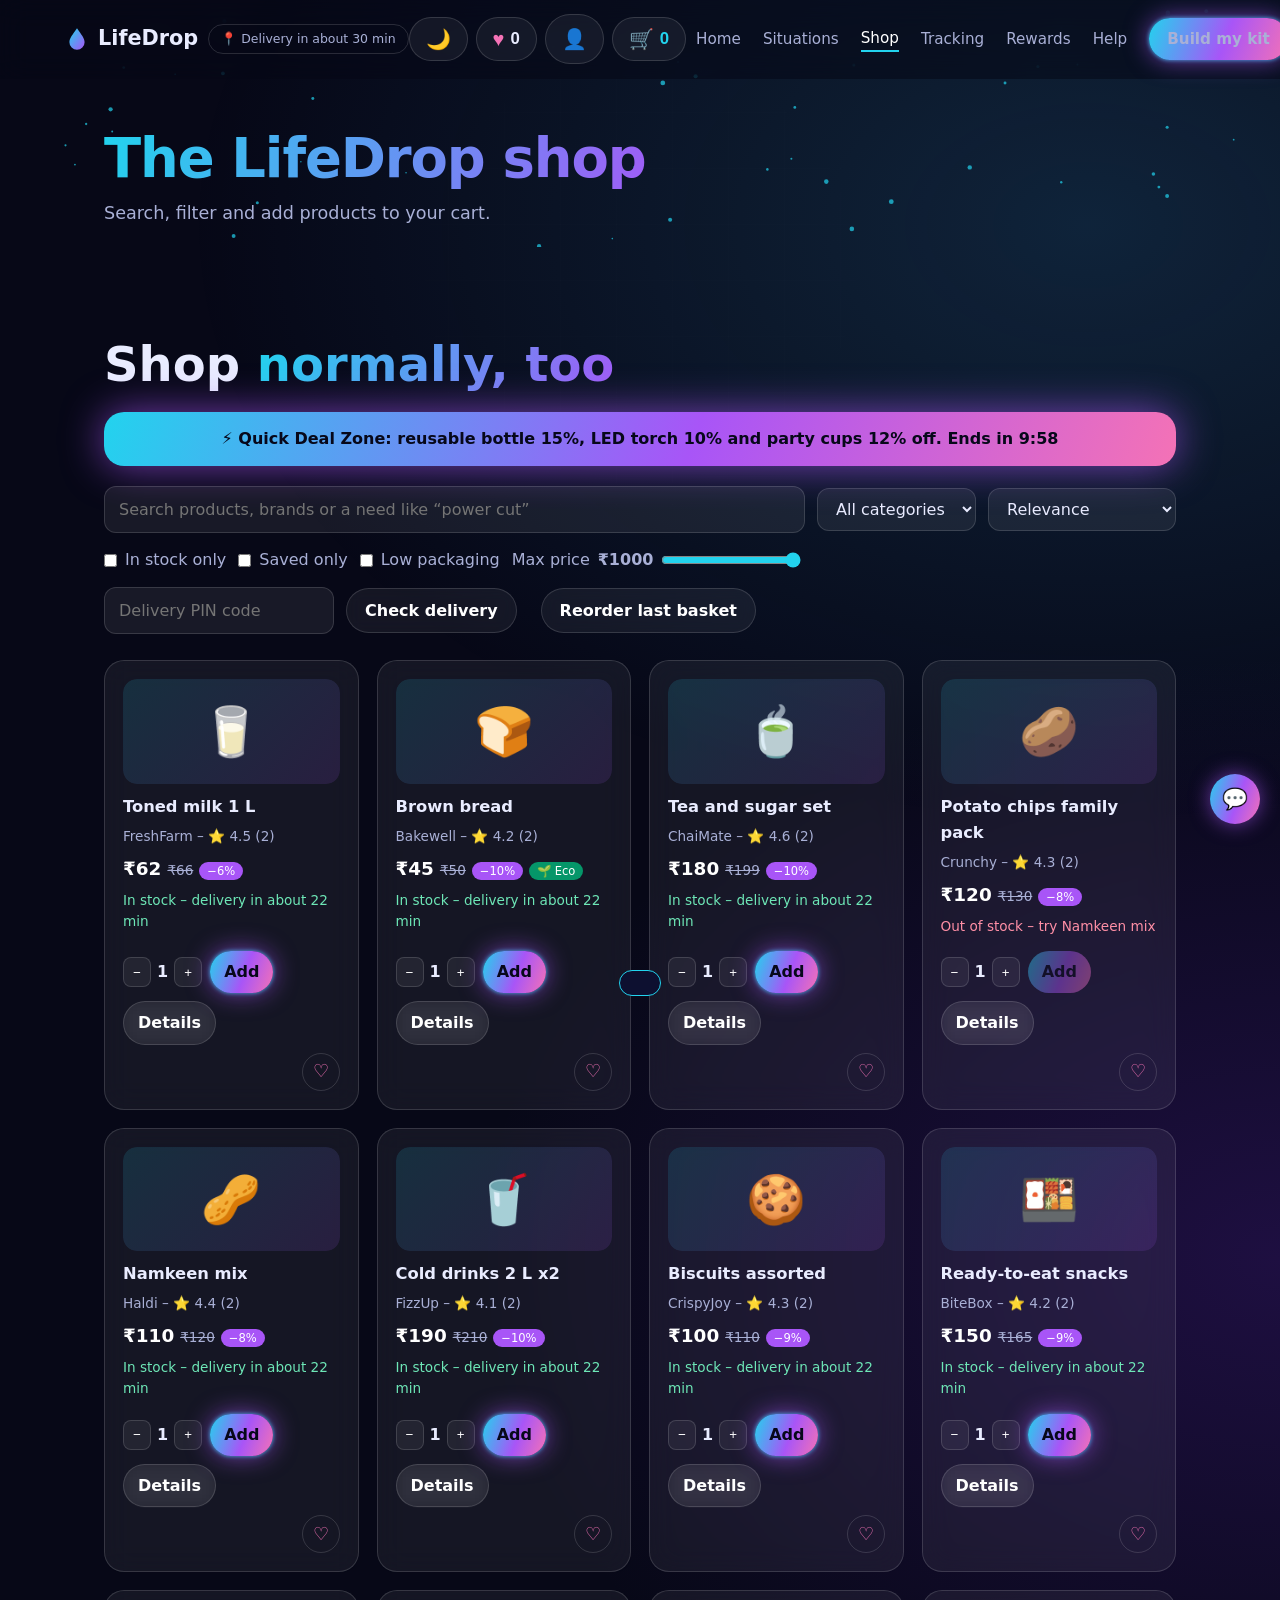
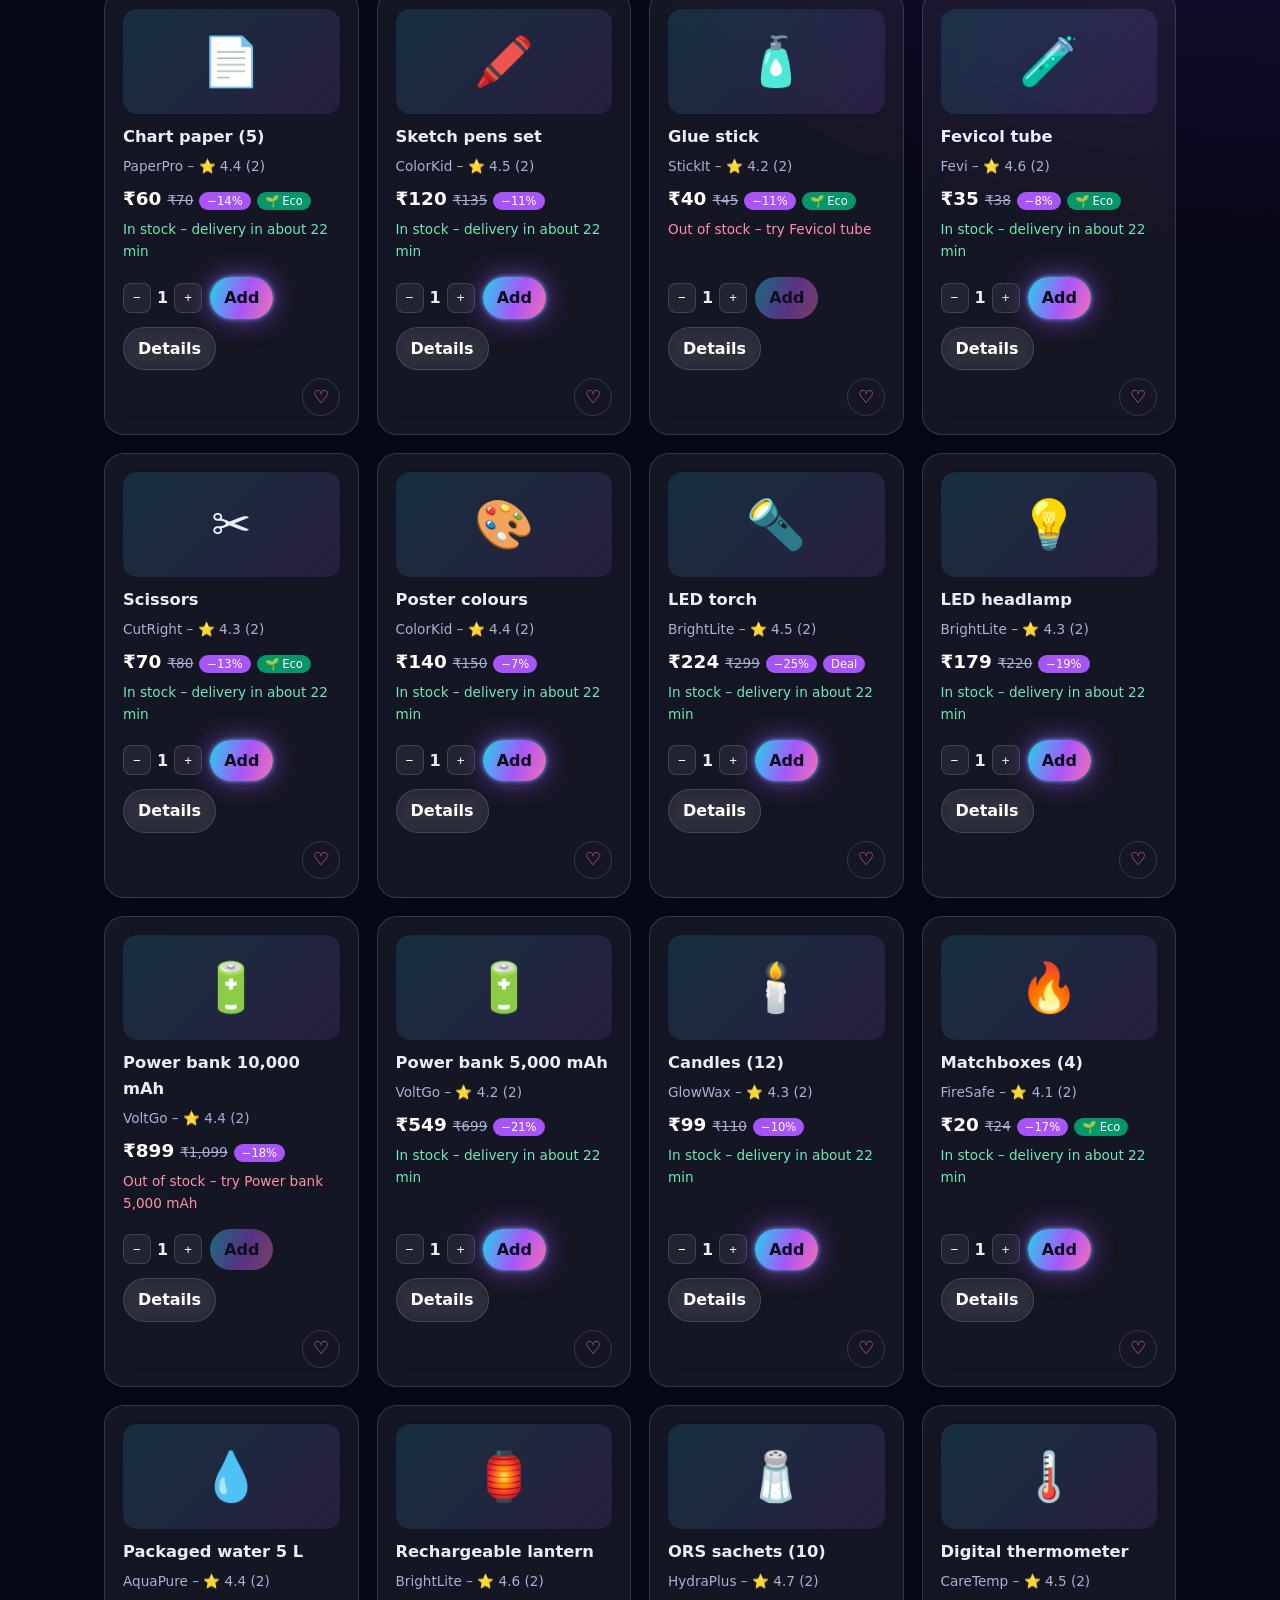
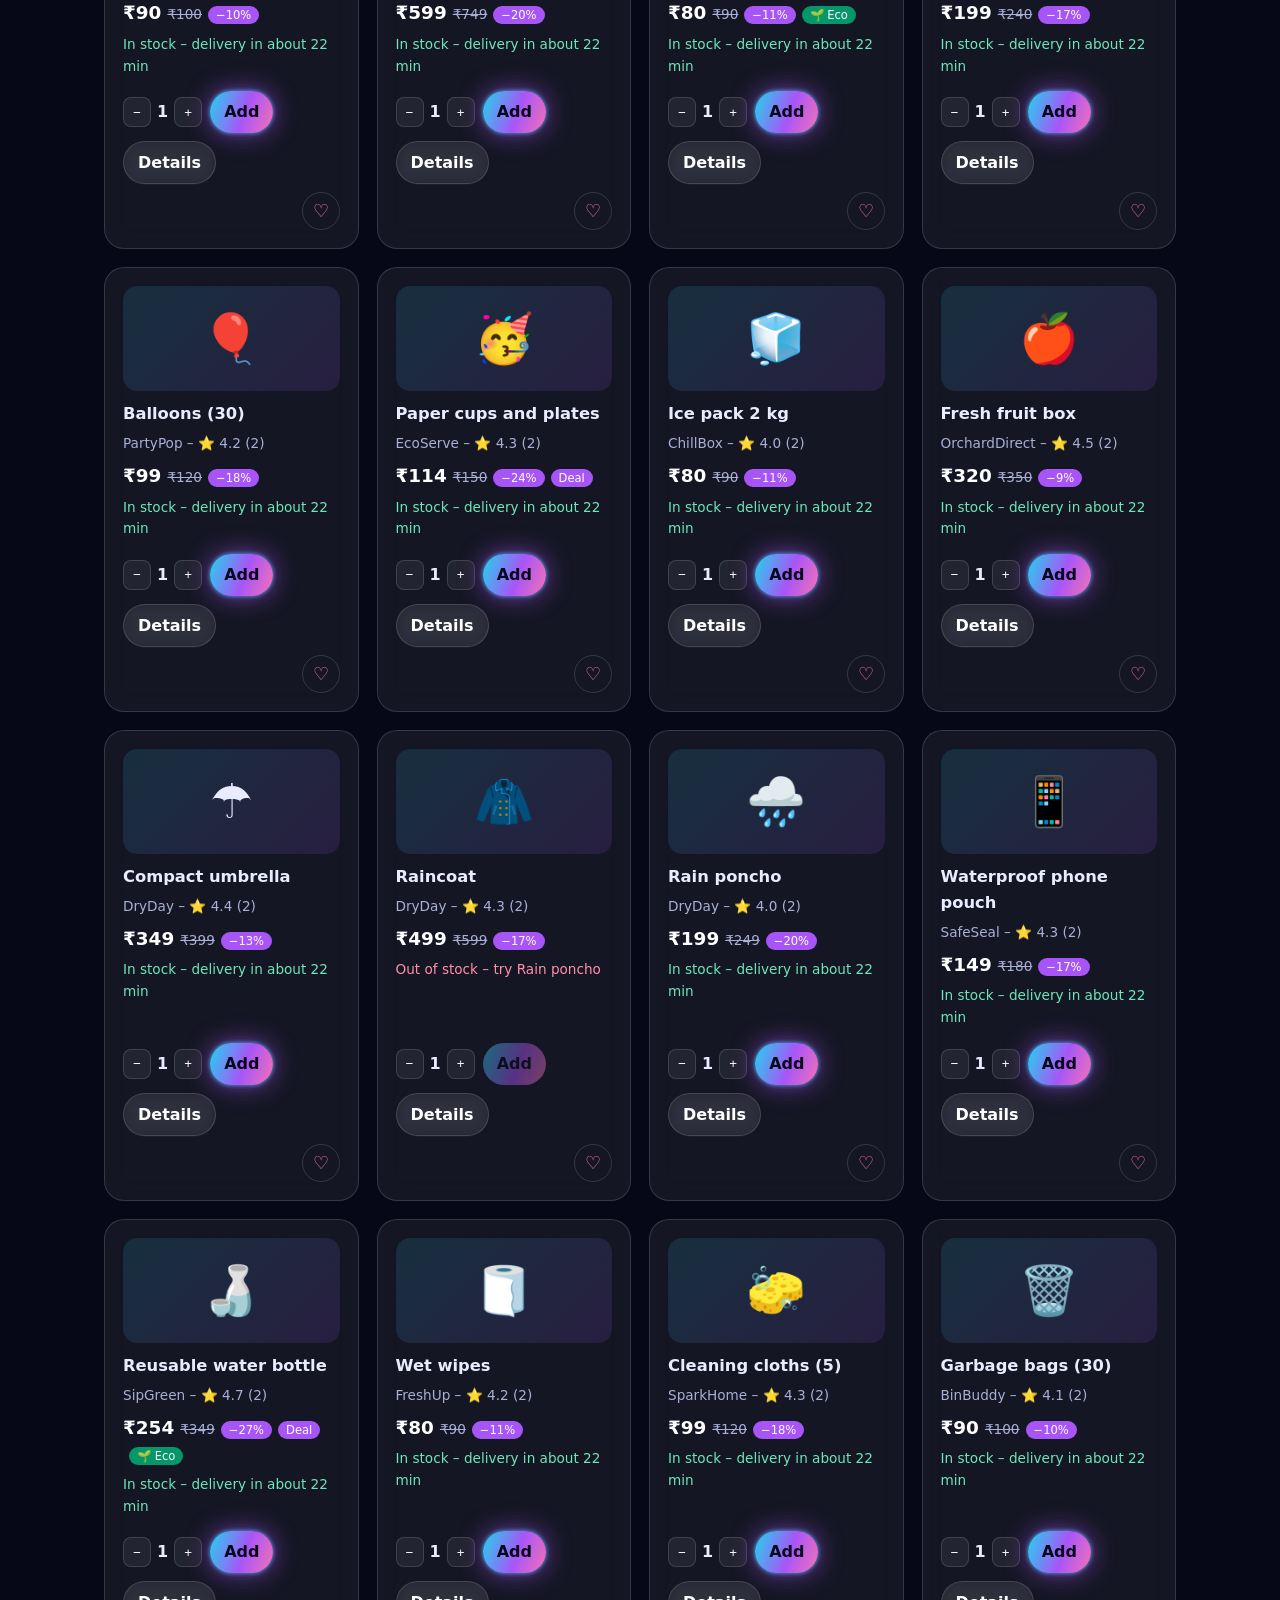
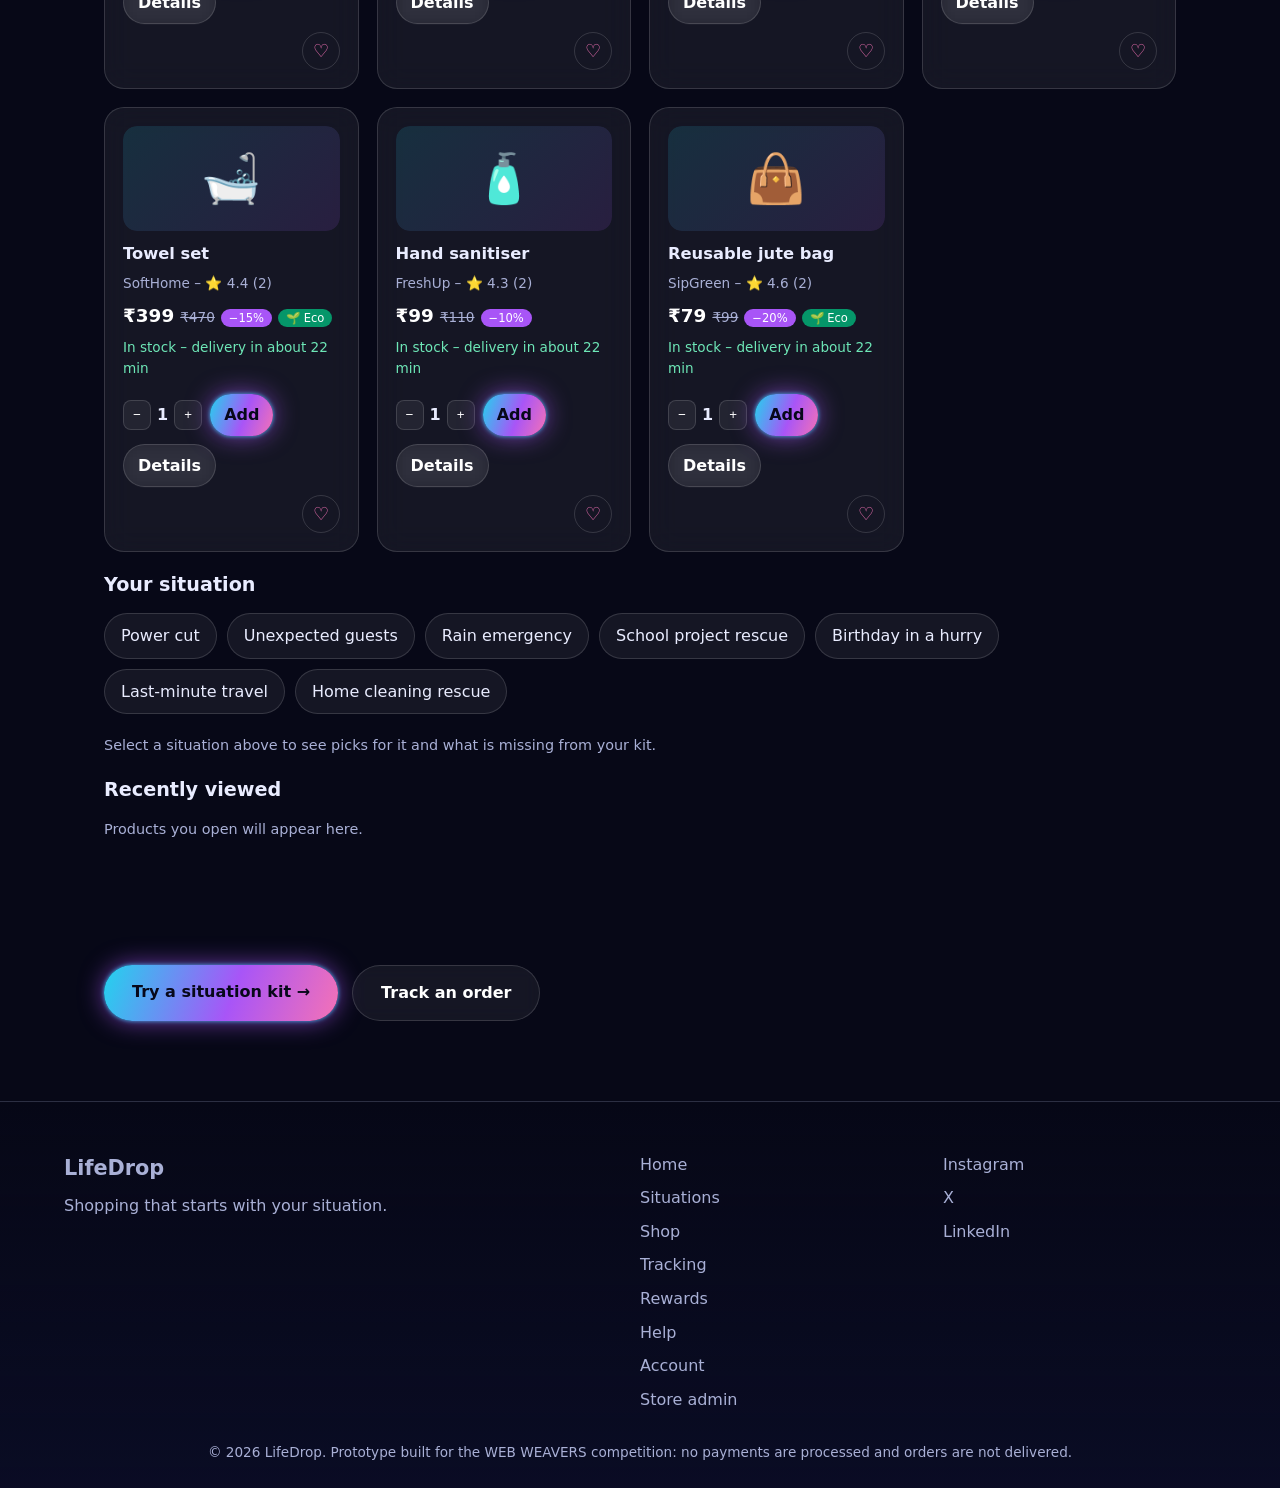
<file: shop.html>
<!DOCTYPE html>
<html lang="en">
<head>
<meta charset="UTF-8">
<meta name="viewport" content="width=device-width, initial-scale=1">
<title>Shop – LifeDrop</title>
<meta name="description" content="Pick what's happening. LifeDrop builds the kit.">
<link rel="stylesheet" href="style.css">
<script>try{var t=JSON.parse(localStorage.getItem("ld_theme")||'"dark"');if(t!=="dark"){var r=document.documentElement;r.dataset.theme="light";r.dataset.skin=t}}catch(e){}</script>
</head>
<body>
<div class="glow-cursor" aria-hidden="true"></div>
<a class="skip" href="#main">Skip to content</a>

<!-- NAVIGATION -->
<header class="nav" id="nav">
  <a href="index.html" class="logo"><svg width="26" height="26" viewBox="0 0 24 24" aria-hidden="true"><path d="M12 2C8 8 5 11 5 15a7 7 0 0014 0c0-4-3-7-7-13z" fill="url(#g)"/><defs><linearGradient id="g" x1="0" y1="0" x2="1" y2="1"><stop stop-color="#22d3ee"/><stop offset="1" stop-color="#a855f7"/></linearGradient></defs></svg>LifeDrop</a>
  <span class="nav-eta" id="navEta"></span>
  <button class="cart-btn" id="themeBtn" type="button" aria-label="Switch theme">☀️</button>
  <button class="cart-btn" id="favBtn" type="button" aria-label="Open favourites">♥<span id="favCount">0</span></button>
  <a class="cart-btn" id="acctBtn" href="account.html" aria-label="Your account">👤</a>
  <button class="cart-btn" id="cartBtn" type="button" aria-label="Open cart">🛒<span id="cartCount">0</span></button>
  <button class="menu-btn" id="menuBtn" aria-label="Open menu" aria-expanded="false" aria-controls="links"><span></span><span></span><span></span></button>
  <nav class="links" id="links">
    <a href="index.html">Home</a><a href="situations.html">Situations</a><a href="shop.html">Shop</a><a href="tracking.html">Tracking</a><a href="rewards.html">Rewards</a><a href="help.html">Help</a>
    <a href="situations.html" class="btn btn-glow small">Build my kit</a>
  </nav>
</header>

<main id="main">
<section class="page-head"><canvas id="particles" aria-hidden="true"></canvas><h1><span class="grad">The LifeDrop shop</span></h1><p class="lead">Search, filter and add products to your cart.</p></section>
<!-- SHOP -->
<section class="section" id="shop">
  <h2 class="reveal">Shop <span class="grad">normally, too</span></h2>
  <div class="flash card hotbox reveal">⚡ Quick Deal Zone: reusable bottle 15%, LED torch 10% and party cups 12% off. <b id="dealTimer"></b></div>
  <div class="shop-bar">
    <div class="search"><label class="sr" for="q">Search products</label><input id="q" type="search" placeholder="Search products, brands or a need like “power cut”" autocomplete="off" aria-controls="sugg"><ul id="sugg" class="sugg" hidden></ul></div>
    <select id="fCat" aria-label="Category"><option value="">All categories</option></select>
    <select id="fSort" aria-label="Sort by"><option value="rel">Relevance</option><option value="lo">Price: low to high</option><option value="hi">Price: high to low</option><option value="rt">Top rated</option></select>
  </div>
  <div class="shop-bar">
    <label class="chk"><input type="checkbox" id="fStock"> In stock only</label>
    <label class="chk"><input type="checkbox" id="fWish"> Saved only</label>
    <label class="chk"><input type="checkbox" id="fEco"> Low packaging</label>
    <label class="chk">Max price <b id="fPriceVal">₹1000</b><input type="range" id="fPrice" min="50" max="1000" step="50" value="1000"></label>
  </div>
  <div class="shop-bar">
    <input id="pin" inputmode="numeric" maxlength="6" placeholder="Delivery PIN code" aria-label="Delivery PIN code"><button id="pinBtn" class="btn btn-ghost small" type="button">Check delivery</button><span id="pinMsg" class="hint"></span>
    <button id="reorderBtn" class="btn btn-ghost small" type="button">Reorder last basket</button>
  </div>
  <div class="fchips" id="fChips"></div>
  <p class="recent" id="recent" hidden>Recently viewed: <span id="recentList"></span></p>
  <div class="products" id="products" aria-live="polite"></div>
  <div class="rails" id="rails"></div>
</section>

<div class="next-row"><a class="btn btn-glow" href="situations.html">Try a situation kit →</a> <a class="btn btn-ghost" href="tracking.html">Track an order</a></div>
</main>

<footer class="footer">
  <div class="foot-grid">
    <div><a href="index.html" class="logo">LifeDrop</a><p>Shopping that starts with your situation.</p></div>
    <nav aria-label="Footer"><a href="index.html">Home</a><a href="situations.html">Situations</a><a href="shop.html">Shop</a><a href="tracking.html">Tracking</a><a href="rewards.html">Rewards</a><a href="help.html">Help</a><a href="account.html">Account</a><a href="admin.html">Store admin</a></nav>
    <nav aria-label="Social"><a href="#" data-social="Instagram">Instagram</a><a href="#" data-social="X">X</a><a href="#" data-social="LinkedIn">LinkedIn</a></nav>
  </div>
  <p class="copy">© 2026 LifeDrop. Prototype built for the WEB WEAVERS competition: no payments are processed and orders are not delivered.</p>
</footer>

<button class="to-top" id="toTop" aria-label="Back to top">↑</button>
<div class="overlay" id="overlay" hidden></div>
<aside class="drawer" id="drawer" aria-hidden="true" aria-label="Your cart">
  <div class="drawer-head"><h3>Your cart</h3><button class="icon-btn" id="closeCart" type="button" aria-label="Close cart">✕</button></div>
  <ul class="cart-list" id="cartList"></ul>
  <div class="cart-foot">
    <div class="row"><label for="cartBudget">Budget</label><input id="cartBudget" type="number" min="50" step="10" placeholder="Max spend ₹"><button id="rescueBtn" class="btn btn-ghost small" type="button">Budget Rescue</button></div>
    <div class="row"><label for="coupon">Coupon</label><input id="coupon" placeholder="LIFE10 or FREEDEL"><button id="couponBtn" class="btn btn-ghost small" type="button">Apply</button></div>
    <p class="hint" id="cartNote"></p>
    <div class="free-bar"><div class="fb"><i id="fbFill"></i></div><p id="fbText"></p></div>
    <dl class="sum"><dt>Subtotal</dt><dd id="sSub">₹0</dd><dt>Discount</dt><dd id="sDisc">₹0</dd><dt>You save</dt><dd id="sSave">₹0</dd><dt>Delivery</dt><dd id="sDel">₹0</dd><dt class="big">Total</dt><dd class="big" id="sTot">₹0</dd></dl>
    <p class="hint" id="green"></p>
    <p class="hint" id="cartEta"></p>
    <button class="btn btn-glow" id="checkoutBtn" type="button">Checkout</button>
  </div>
</aside>

<dialog id="favs" aria-label="Your favourites"><button class="icon-btn close" data-close type="button" aria-label="Close">✕</button><h3>Your favourites</h3><ul class="favlist" id="favList"></ul></dialog>

<dialog id="pdp" aria-label="Product details"><button class="icon-btn close" data-close type="button" aria-label="Close">✕</button><div id="pdpBody"></div></dialog>

<dialog id="co" aria-label="Checkout">
  <button class="icon-btn close" data-close type="button" aria-label="Close">✕</button>
  <form id="coForm" class="form" novalidate>
    <ol class="steps-bar" id="coSteps"><li class="done">Cart</li><li class="now">Details</li><li>Confirmed</li></ol>
    <h3>Checkout</h3>
    <p id="coSummary" class="hint"></p>
    <ul class="plain sumlist" id="coItems"></ul>
    <label for="coName">Name</label><input id="coName" autocomplete="name"><small class="err" id="coNameErr"></small>
    <label for="coPin">PIN code</label><input id="coPin" inputmode="numeric" maxlength="6" autocomplete="postal-code"><small class="err" id="coPinErr"></small>
    <label for="coAddr">Address</label><textarea id="coAddr" rows="2"></textarea><small class="err" id="coAddrErr"></small>
    <fieldset class="when"><legend>When should we deliver?</legend>
      <label class="chk"><input type="radio" name="coWhen" value="now" checked> Deliver now</label>
      <label class="chk"><input type="radio" name="coWhen" value="later"> Book for a day and time</label></fieldset>
    <div id="coNow"><label for="coSlot">Delivery speed</label><select id="coSlot"><option>As soon as possible</option><option>Within 1 hour</option></select></div>
    <div id="coLater" hidden><div class="grid2"><div><label for="coDate">Day / date</label><input type="date" id="coDate"><small class="err" id="coDateErr"></small></div><div><label for="coTime">Time</label><select id="coTime" aria-describedby="coTimeErr"></select><small class="err" id="coTimeErr"></small></div></div></div>
    <label for="coPay">Payment method</label><select id="coPay"><option>UPI</option><option>Card</option><option>Cash on delivery</option></select>
    <button class="btn btn-glow" type="submit">Place order</button>
  </form>
  <div id="coDone" style="display:none"><div class="check" aria-hidden="true">✓</div><h3>Order placed!</h3><p id="coDoneTxt"></p><p class="hint">Taking you to order tracking…</p></div>
</dialog>

<nav class="bottom-nav" aria-label="Quick navigation"><a href="index.html"><span aria-hidden="true">🏠</span>Home</a><a href="situations.html"><span aria-hidden="true">✦</span>Kits</a><a href="shop.html"><span aria-hidden="true">🛍️</span>Shop</a><button type="button" id="bnCart"><span aria-hidden="true">🛒</span>Cart <b id="bnCount">0</b></button><a href="account.html"><span aria-hidden="true">👤</span>Account</a></nav>
<button class="bot-btn" id="botBtn" type="button" aria-label="Open the LifeDrop assistant" aria-expanded="false">💬</button>
<section class="bot" id="bot" hidden aria-label="LifeDrop assistant"><div class="bot-head"><b>LifeDrop assistant</b><span class="viz" aria-hidden="true"><i></i><i></i><i></i><i></i></span><button class="icon-btn" id="botClose" type="button" aria-label="Close assistant">✕</button></div><div class="bot-log" id="botLog" role="log" aria-live="polite"></div><div class="bot-chips" id="botChips"></div><div class="rec-bar" id="botRec" hidden><span class="rec-dot"></span><span id="botRecTxt">Recording…</span></div><form class="bot-form" id="botForm"><label class="sr" for="botIn">Your message</label><input id="botIn" placeholder="e.g. guests arriving in 20 minutes" autocomplete="off"><button class="icon-btn mic" id="botMic" type="button" aria-label="Record a voice message" title="Record a voice message">🎙️</button><button class="btn btn-glow small" type="submit">Send</button></form></section>
<div class="toast" id="toast" role="status"></div>
<script src="script.js"></script>
</body>
</html>
</file>
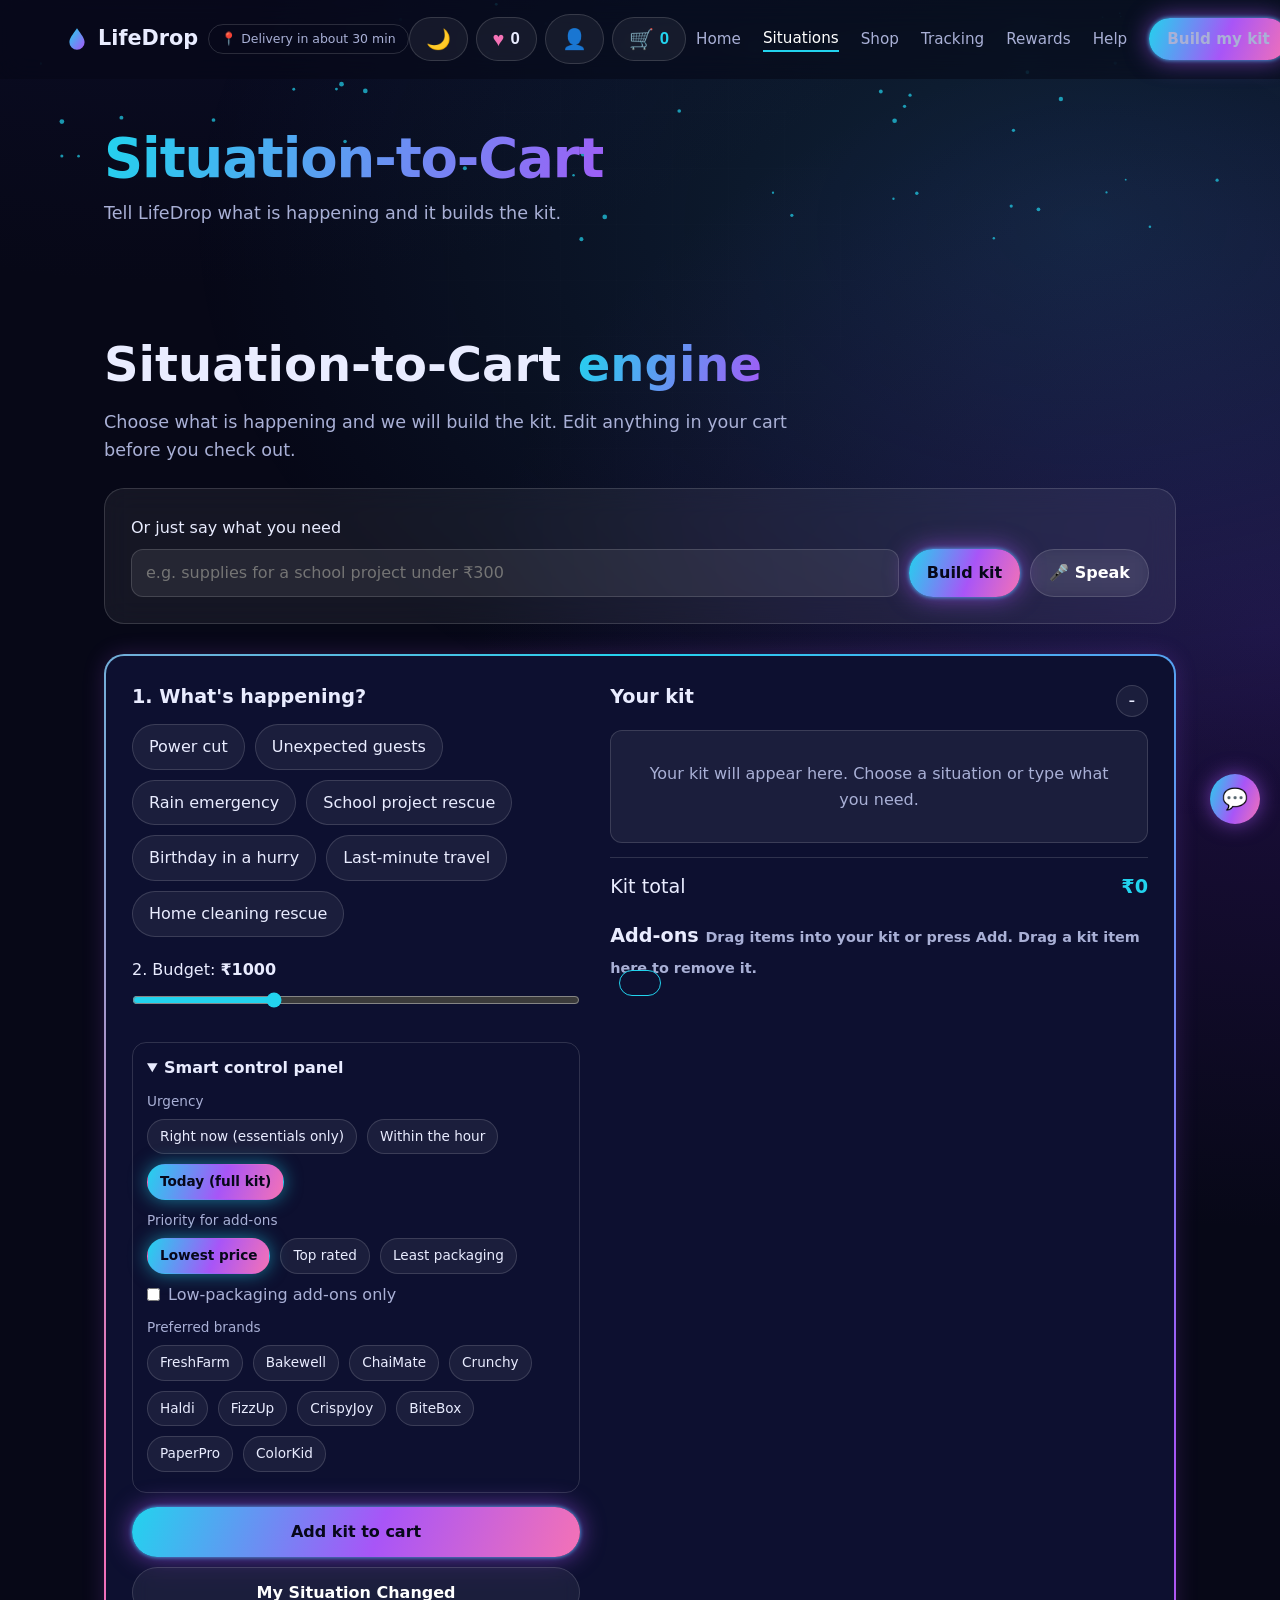
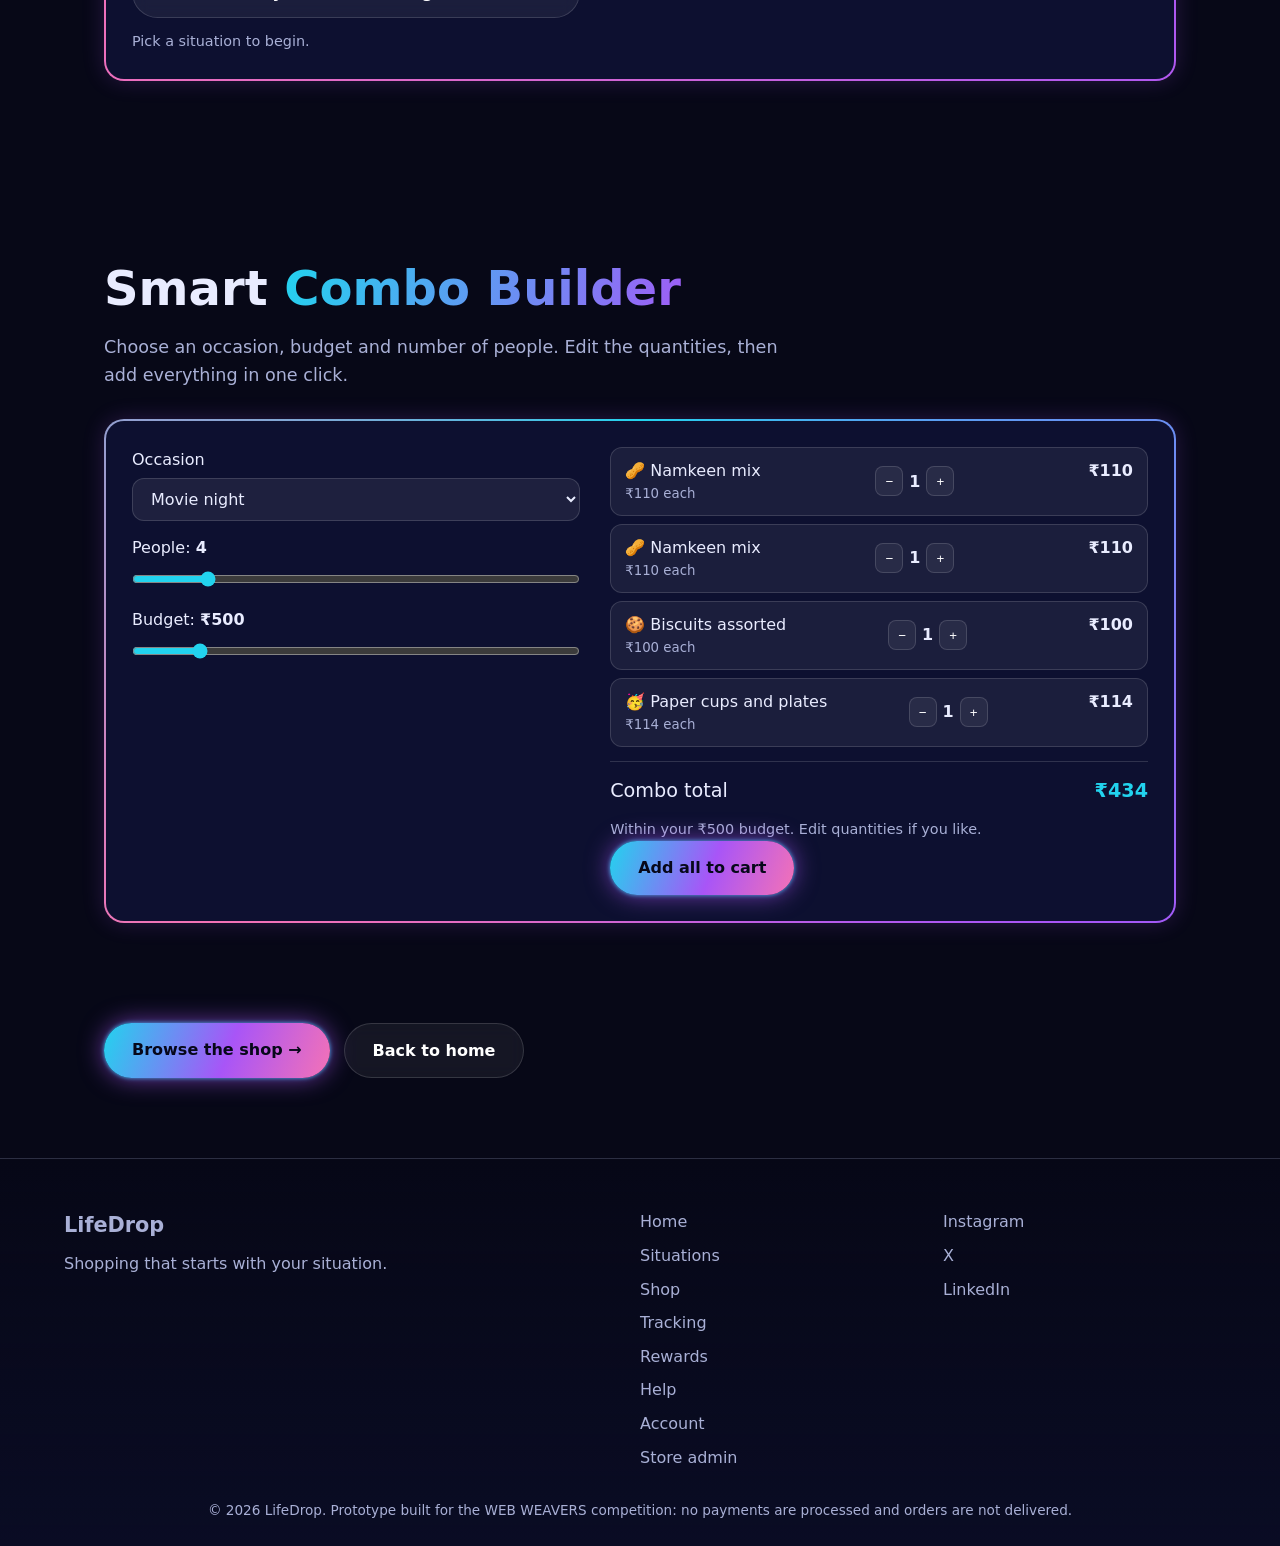
<file: situations.html>
<!DOCTYPE html>
<html lang="en">
<head>
<meta charset="UTF-8">
<meta name="viewport" content="width=device-width, initial-scale=1">
<title>Situations – LifeDrop</title>
<meta name="description" content="Pick what's happening. LifeDrop builds the kit.">
<link rel="stylesheet" href="style.css">
<script>try{var t=JSON.parse(localStorage.getItem("ld_theme")||'"dark"');if(t!=="dark"){var r=document.documentElement;r.dataset.theme="light";r.dataset.skin=t}}catch(e){}</script>
</head>
<body>
<div class="glow-cursor" aria-hidden="true"></div>
<a class="skip" href="#main">Skip to content</a>

<!-- NAVIGATION -->
<header class="nav" id="nav">
  <a href="index.html" class="logo"><svg width="26" height="26" viewBox="0 0 24 24" aria-hidden="true"><path d="M12 2C8 8 5 11 5 15a7 7 0 0014 0c0-4-3-7-7-13z" fill="url(#g)"/><defs><linearGradient id="g" x1="0" y1="0" x2="1" y2="1"><stop stop-color="#22d3ee"/><stop offset="1" stop-color="#a855f7"/></linearGradient></defs></svg>LifeDrop</a>
  <span class="nav-eta" id="navEta"></span>
  <button class="cart-btn" id="themeBtn" type="button" aria-label="Switch theme">☀️</button>
  <button class="cart-btn" id="favBtn" type="button" aria-label="Open favourites">♥<span id="favCount">0</span></button>
  <a class="cart-btn" id="acctBtn" href="account.html" aria-label="Your account">👤</a>
  <button class="cart-btn" id="cartBtn" type="button" aria-label="Open cart">🛒<span id="cartCount">0</span></button>
  <button class="menu-btn" id="menuBtn" aria-label="Open menu" aria-expanded="false" aria-controls="links"><span></span><span></span><span></span></button>
  <nav class="links" id="links">
    <a href="index.html">Home</a><a href="situations.html">Situations</a><a href="shop.html">Shop</a><a href="tracking.html">Tracking</a><a href="rewards.html">Rewards</a><a href="help.html">Help</a>
    <a href="situations.html" class="btn btn-glow small">Build my kit</a>
  </nav>
</header>

<main id="main">
<section class="page-head"><canvas id="particles" aria-hidden="true"></canvas><h1><span class="grad">Situation-to-Cart</span></h1><p class="lead">Tell LifeDrop what is happening and it builds the kit.</p></section>
<!-- INTERACTIVE DEMO -->
<section class="section" id="demo">
  <h2 class="reveal">Situation-to-Cart <span class="grad">engine</span></h2>
  <p class="lead reveal">Choose what is happening and we will build the kit. Edit anything in your cart before you check out.</p>
  <div class="nl card glass reveal">
    <label for="nl">Or just say what you need</label>
    <div class="nl-row"><input id="nl" placeholder="e.g. supplies for a school project under ₹300" autocomplete="off"><button class="btn btn-glow small" id="nlBtn" type="button">Build kit</button><button class="btn btn-ghost small" id="micBtn" type="button" aria-label="Speak your request">🎤 Speak</button></div>
  </div>
  <div class="demo card neon reveal">
    <div class="demo-controls">
      <h3 id="sitLabel">1. What's happening?</h3>
      <div class="chips" id="chips" role="radiogroup" aria-labelledby="sitLabel"></div>
      <label class="range" for="budget">2. Budget: <b id="budgetVal">₹1000</b></label>
      <input type="range" id="budget" min="100" max="3000" step="50" value="1000">
      <details class="panel" open><summary>Smart control panel</summary>
        <p class="lbl" id="urgLbl">Urgency</p><div class="chips" id="urgency" role="radiogroup" aria-labelledby="urgLbl"></div>
        <p class="lbl" id="prioLbl">Priority for add-ons</p><div class="chips" id="prio" role="radiogroup" aria-labelledby="prioLbl"></div>
        <label class="chk"><input type="checkbox" id="ctlEco"> Low-packaging add-ons only</label>
        <p class="lbl" id="brandLbl">Preferred brands</p><div class="chips" id="brands" aria-labelledby="brandLbl"></div>
      </details>
      <div class="btn-col">
        <button class="btn btn-glow" id="addKitBtn" type="button">Add kit to cart</button>
        <button class="btn btn-ghost" id="changeBtn" type="button">My Situation Changed</button>
      </div>
      <p class="hint" id="hint">Pick a situation to begin.</p>
    </div>
    <div class="demo-kit" aria-live="polite">
      <div class="kit-head"><h3 id="kitTitle">Your kit</h3><span class="badge" id="eta">–</span></div>
      <ul class="kit" id="kit"><li class="empty">Your kit will appear here. Choose a situation or type what you need.</li></ul>
      <div class="total"><span>Kit total</span><b id="total">₹0</b></div>
      <p class="hint" id="note"></p>
      <h3 class="tray-title">Add-ons <small class="hint">Drag items into your kit or press Add. Drag a kit item here to remove it.</small></h3>
      <ul class="tray" id="tray"></ul>
    </div>
  </div>
</section>

<section class="section" id="combo">
  <h2 class="reveal">Smart <span class="grad">Combo Builder</span></h2>
  <p class="lead reveal">Choose an occasion, budget and number of people. Edit the quantities, then add everything in one click.</p>
  <div class="demo card neon reveal">
    <div class="demo-controls">
      <label for="cbOcc">Occasion</label><select id="cbOcc"></select>
      <label class="range" for="cbPeople">People: <b id="cbPeopleVal">4</b></label><input type="range" id="cbPeople" min="1" max="20" value="4">
      <label class="range" for="cbBudget">Budget: <b id="cbBudgetVal">₹500</b></label><input type="range" id="cbBudget" min="100" max="3000" step="50" value="500">
    </div>
    <div class="demo-kit" aria-live="polite">
      <ul class="kit" id="cbList"></ul>
      <div class="total"><span>Combo total</span><b id="cbTotal">₹0</b></div>
      <p class="hint" id="cbNote"></p>
      <button class="btn btn-glow" id="cbAdd" type="button">Add all to cart</button>
    </div>
  </div>
</section>
<div class="next-row"><a class="btn btn-glow" href="shop.html">Browse the shop →</a> <a class="btn btn-ghost" href="index.html">Back to home</a></div>
</main>

<footer class="footer">
  <div class="foot-grid">
    <div><a href="index.html" class="logo">LifeDrop</a><p>Shopping that starts with your situation.</p></div>
    <nav aria-label="Footer"><a href="index.html">Home</a><a href="situations.html">Situations</a><a href="shop.html">Shop</a><a href="tracking.html">Tracking</a><a href="rewards.html">Rewards</a><a href="help.html">Help</a><a href="account.html">Account</a><a href="admin.html">Store admin</a></nav>
    <nav aria-label="Social"><a href="#" data-social="Instagram">Instagram</a><a href="#" data-social="X">X</a><a href="#" data-social="LinkedIn">LinkedIn</a></nav>
  </div>
  <p class="copy">© 2026 LifeDrop. Prototype built for the WEB WEAVERS competition: no payments are processed and orders are not delivered.</p>
</footer>

<button class="to-top" id="toTop" aria-label="Back to top">↑</button>
<div class="overlay" id="overlay" hidden></div>
<aside class="drawer" id="drawer" aria-hidden="true" aria-label="Your cart">
  <div class="drawer-head"><h3>Your cart</h3><button class="icon-btn" id="closeCart" type="button" aria-label="Close cart">✕</button></div>
  <ul class="cart-list" id="cartList"></ul>
  <div class="cart-foot">
    <div class="row"><label for="cartBudget">Budget</label><input id="cartBudget" type="number" min="50" step="10" placeholder="Max spend ₹"><button id="rescueBtn" class="btn btn-ghost small" type="button">Budget Rescue</button></div>
    <div class="row"><label for="coupon">Coupon</label><input id="coupon" placeholder="LIFE10 or FREEDEL"><button id="couponBtn" class="btn btn-ghost small" type="button">Apply</button></div>
    <p class="hint" id="cartNote"></p>
    <div class="free-bar"><div class="fb"><i id="fbFill"></i></div><p id="fbText"></p></div>
    <dl class="sum"><dt>Subtotal</dt><dd id="sSub">₹0</dd><dt>Discount</dt><dd id="sDisc">₹0</dd><dt>You save</dt><dd id="sSave">₹0</dd><dt>Delivery</dt><dd id="sDel">₹0</dd><dt class="big">Total</dt><dd class="big" id="sTot">₹0</dd></dl>
    <p class="hint" id="green"></p>
    <p class="hint" id="cartEta"></p>
    <button class="btn btn-glow" id="checkoutBtn" type="button">Checkout</button>
  </div>
</aside>

<dialog id="favs" aria-label="Your favourites"><button class="icon-btn close" data-close type="button" aria-label="Close">✕</button><h3>Your favourites</h3><ul class="favlist" id="favList"></ul></dialog>

<dialog id="pdp" aria-label="Product details"><button class="icon-btn close" data-close type="button" aria-label="Close">✕</button><div id="pdpBody"></div></dialog>

<dialog id="co" aria-label="Checkout">
  <button class="icon-btn close" data-close type="button" aria-label="Close">✕</button>
  <form id="coForm" class="form" novalidate>
    <ol class="steps-bar" id="coSteps"><li class="done">Cart</li><li class="now">Details</li><li>Confirmed</li></ol>
    <h3>Checkout</h3>
    <p id="coSummary" class="hint"></p>
    <ul class="plain sumlist" id="coItems"></ul>
    <label for="coName">Name</label><input id="coName" autocomplete="name"><small class="err" id="coNameErr"></small>
    <label for="coPin">PIN code</label><input id="coPin" inputmode="numeric" maxlength="6" autocomplete="postal-code"><small class="err" id="coPinErr"></small>
    <label for="coAddr">Address</label><textarea id="coAddr" rows="2"></textarea><small class="err" id="coAddrErr"></small>
    <fieldset class="when"><legend>When should we deliver?</legend>
      <label class="chk"><input type="radio" name="coWhen" value="now" checked> Deliver now</label>
      <label class="chk"><input type="radio" name="coWhen" value="later"> Book for a day and time</label></fieldset>
    <div id="coNow"><label for="coSlot">Delivery speed</label><select id="coSlot"><option>As soon as possible</option><option>Within 1 hour</option></select></div>
    <div id="coLater" hidden><div class="grid2"><div><label for="coDate">Day / date</label><input type="date" id="coDate"><small class="err" id="coDateErr"></small></div><div><label for="coTime">Time</label><select id="coTime" aria-describedby="coTimeErr"></select><small class="err" id="coTimeErr"></small></div></div></div>
    <label for="coPay">Payment method</label><select id="coPay"><option>UPI</option><option>Card</option><option>Cash on delivery</option></select>
    <button class="btn btn-glow" type="submit">Place order</button>
  </form>
  <div id="coDone" style="display:none"><div class="check" aria-hidden="true">✓</div><h3>Order placed!</h3><p id="coDoneTxt"></p><p class="hint">Taking you to order tracking…</p></div>
</dialog>

<nav class="bottom-nav" aria-label="Quick navigation"><a href="index.html"><span aria-hidden="true">🏠</span>Home</a><a href="situations.html"><span aria-hidden="true">✦</span>Kits</a><a href="shop.html"><span aria-hidden="true">🛍️</span>Shop</a><button type="button" id="bnCart"><span aria-hidden="true">🛒</span>Cart <b id="bnCount">0</b></button><a href="account.html"><span aria-hidden="true">👤</span>Account</a></nav>
<button class="bot-btn" id="botBtn" type="button" aria-label="Open the LifeDrop assistant" aria-expanded="false">💬</button>
<section class="bot" id="bot" hidden aria-label="LifeDrop assistant"><div class="bot-head"><b>LifeDrop assistant</b><span class="viz" aria-hidden="true"><i></i><i></i><i></i><i></i></span><button class="icon-btn" id="botClose" type="button" aria-label="Close assistant">✕</button></div><div class="bot-log" id="botLog" role="log" aria-live="polite"></div><div class="bot-chips" id="botChips"></div><div class="rec-bar" id="botRec" hidden><span class="rec-dot"></span><span id="botRecTxt">Recording…</span></div><form class="bot-form" id="botForm"><label class="sr" for="botIn">Your message</label><input id="botIn" placeholder="e.g. guests arriving in 20 minutes" autocomplete="off"><button class="icon-btn mic" id="botMic" type="button" aria-label="Record a voice message" title="Record a voice message">🎙️</button><button class="btn btn-glow small" type="submit">Send</button></form></section>
<div class="toast" id="toast" role="status"></div>
<script src="script.js"></script>
</body>
</html>
</file>
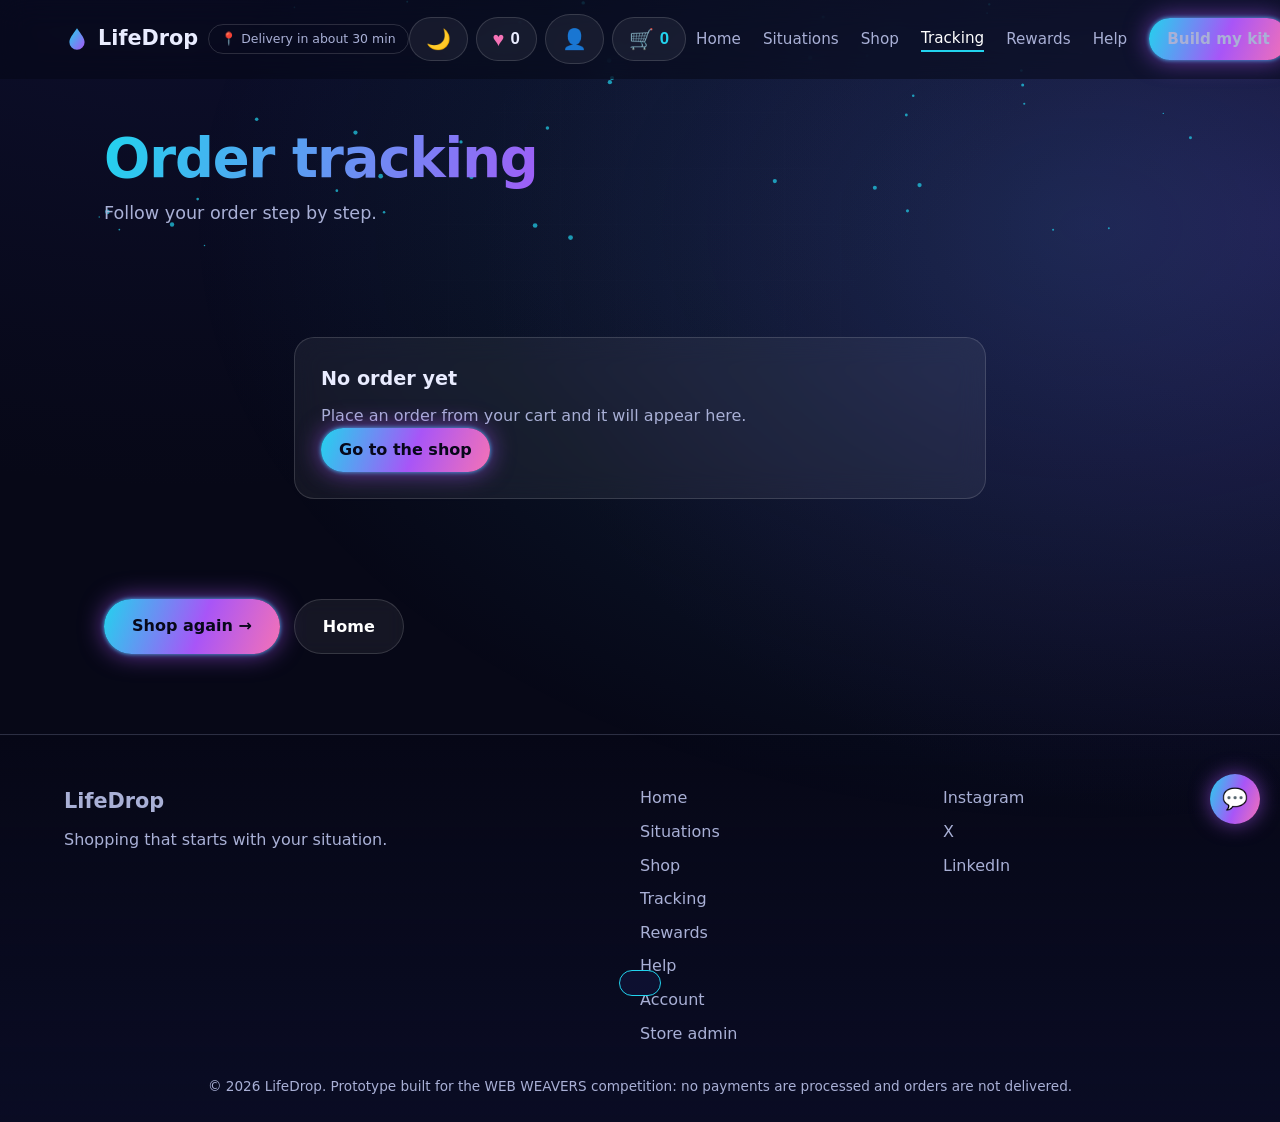
<file: tracking.html>
<!DOCTYPE html>
<html lang="en">
<head>
<meta charset="UTF-8">
<meta name="viewport" content="width=device-width, initial-scale=1">
<title>Order tracking – LifeDrop</title>
<meta name="description" content="Pick what's happening. LifeDrop builds the kit.">
<link rel="stylesheet" href="style.css">
<script>try{var t=JSON.parse(localStorage.getItem("ld_theme")||'"dark"');if(t!=="dark"){var r=document.documentElement;r.dataset.theme="light";r.dataset.skin=t}}catch(e){}</script>
</head>
<body>
<div class="glow-cursor" aria-hidden="true"></div>
<a class="skip" href="#main">Skip to content</a>

<!-- NAVIGATION -->
<header class="nav" id="nav">
  <a href="index.html" class="logo"><svg width="26" height="26" viewBox="0 0 24 24" aria-hidden="true"><path d="M12 2C8 8 5 11 5 15a7 7 0 0014 0c0-4-3-7-7-13z" fill="url(#g)"/><defs><linearGradient id="g" x1="0" y1="0" x2="1" y2="1"><stop stop-color="#22d3ee"/><stop offset="1" stop-color="#a855f7"/></linearGradient></defs></svg>LifeDrop</a>
  <span class="nav-eta" id="navEta"></span>
  <button class="cart-btn" id="themeBtn" type="button" aria-label="Switch theme">☀️</button>
  <button class="cart-btn" id="favBtn" type="button" aria-label="Open favourites">♥<span id="favCount">0</span></button>
  <a class="cart-btn" id="acctBtn" href="account.html" aria-label="Your account">👤</a>
  <button class="cart-btn" id="cartBtn" type="button" aria-label="Open cart">🛒<span id="cartCount">0</span></button>
  <button class="menu-btn" id="menuBtn" aria-label="Open menu" aria-expanded="false" aria-controls="links"><span></span><span></span><span></span></button>
  <nav class="links" id="links">
    <a href="index.html">Home</a><a href="situations.html">Situations</a><a href="shop.html">Shop</a><a href="tracking.html">Tracking</a><a href="rewards.html">Rewards</a><a href="help.html">Help</a>
    <a href="situations.html" class="btn btn-glow small">Build my kit</a>
  </nav>
</header>

<main id="main">
<section class="page-head"><canvas id="particles" aria-hidden="true"></canvas><h1><span class="grad">Order tracking</span></h1><p class="lead">Follow your order step by step.</p></section>
<section class="section narrow" id="track">
  <div class="card glass" id="trkEmpty"><h3>No order yet</h3><p>Place an order from your cart and it will appear here.</p><p><a class="btn btn-glow small" href="shop.html">Go to the shop</a></p></div>
  <div class="card neon" id="trkCard" hidden>
    <h3 id="trkTitle"></h3>
    <div class="deliv" id="trkDelivered" role="status" hidden><span class="tick" aria-hidden="true">✓</span><div><b>Delivered</b><small id="trkDelTxt"></small></div></div>
    <div class="sched" id="trkSched" hidden></div>
    <div class="route-wrap" aria-hidden="true"><div class="route"><i id="routeBar"></i></div><span class="rider" id="rider">🛵</span></div>
    <div class="mc-cards"><div class="mc-card"><small>Status</small><b id="mcStatus">–</b></div><div class="mc-card"><small>Arriving in</small><b id="mcEta">–</b></div><div class="mc-card"><small>Distance left</small><b id="mcDist">–</b></div></div>
    <svg class="mc-map" viewBox="0 0 640 260" role="img" aria-label="Delivery route map">
      <defs><pattern id="mcgrid" width="32" height="32" patternUnits="userSpaceOnUse"><path d="M32 0H0V32" fill="none" stroke="#1e293b" stroke-width="1"/></pattern></defs>
      <rect width="640" height="260" fill="url(#mcgrid)"/>
      <path d="M0 120H640M200 0V260M430 0V260" stroke="#0f172a" stroke-width="16" fill="none"/>
      <path id="mcPath" class="mc-route" d="M60 200 C160 60 260 230 360 120 S540 60 580 150"/>
      <path id="mcDone" class="mc-done" d="M60 200 C160 60 260 230 360 120 S540 60 580 150"/>
      <text x="60" y="226" font-size="24" text-anchor="middle">🏬</text><text x="580" y="140" font-size="24" text-anchor="middle">🏠</text>
      <g id="mcRider" transform="translate(60 200)"><circle r="16" fill="#22d3ee" opacity=".3"/><circle r="7" fill="#22d3ee"/></g>
      <g id="mcTick" style="display:none" transform="translate(580 118)"><circle r="15" fill="#34d399"/><path d="M-6 0l4 5 8-10" stroke="#06281c" stroke-width="3" fill="none" stroke-linecap="round" stroke-linejoin="round"/></g>
    </svg>
    <ol class="timeline" id="timeline"></ol>
    <p class="hint" id="trkEta"></p>
    <p><button class="btn btn-ghost small" id="trkPreview" type="button" hidden>Preview live tracking (demo)</button></p>
    <div id="trkRate" hidden><h3>Rate your items</h3><p class="hint">Tell others how your order was. It only takes a moment.</p><ul class="plain" id="trkRateList"></ul></div>
  </div>
</section>
<div class="next-row"><a class="btn btn-glow" href="shop.html">Shop again →</a> <a class="btn btn-ghost" href="index.html">Home</a></div>
</main>

<footer class="footer">
  <div class="foot-grid">
    <div><a href="index.html" class="logo">LifeDrop</a><p>Shopping that starts with your situation.</p></div>
    <nav aria-label="Footer"><a href="index.html">Home</a><a href="situations.html">Situations</a><a href="shop.html">Shop</a><a href="tracking.html">Tracking</a><a href="rewards.html">Rewards</a><a href="help.html">Help</a><a href="account.html">Account</a><a href="admin.html">Store admin</a></nav>
    <nav aria-label="Social"><a href="#" data-social="Instagram">Instagram</a><a href="#" data-social="X">X</a><a href="#" data-social="LinkedIn">LinkedIn</a></nav>
  </div>
  <p class="copy">© 2026 LifeDrop. Prototype built for the WEB WEAVERS competition: no payments are processed and orders are not delivered.</p>
</footer>

<button class="to-top" id="toTop" aria-label="Back to top">↑</button>
<div class="overlay" id="overlay" hidden></div>
<aside class="drawer" id="drawer" aria-hidden="true" aria-label="Your cart">
  <div class="drawer-head"><h3>Your cart</h3><button class="icon-btn" id="closeCart" type="button" aria-label="Close cart">✕</button></div>
  <ul class="cart-list" id="cartList"></ul>
  <div class="cart-foot">
    <div class="row"><label for="cartBudget">Budget</label><input id="cartBudget" type="number" min="50" step="10" placeholder="Max spend ₹"><button id="rescueBtn" class="btn btn-ghost small" type="button">Budget Rescue</button></div>
    <div class="row"><label for="coupon">Coupon</label><input id="coupon" placeholder="LIFE10 or FREEDEL"><button id="couponBtn" class="btn btn-ghost small" type="button">Apply</button></div>
    <p class="hint" id="cartNote"></p>
    <div class="free-bar"><div class="fb"><i id="fbFill"></i></div><p id="fbText"></p></div>
    <dl class="sum"><dt>Subtotal</dt><dd id="sSub">₹0</dd><dt>Discount</dt><dd id="sDisc">₹0</dd><dt>You save</dt><dd id="sSave">₹0</dd><dt>Delivery</dt><dd id="sDel">₹0</dd><dt class="big">Total</dt><dd class="big" id="sTot">₹0</dd></dl>
    <p class="hint" id="green"></p>
    <p class="hint" id="cartEta"></p>
    <button class="btn btn-glow" id="checkoutBtn" type="button">Checkout</button>
  </div>
</aside>

<dialog id="favs" aria-label="Your favourites"><button class="icon-btn close" data-close type="button" aria-label="Close">✕</button><h3>Your favourites</h3><ul class="favlist" id="favList"></ul></dialog>

<dialog id="pdp" aria-label="Product details"><button class="icon-btn close" data-close type="button" aria-label="Close">✕</button><div id="pdpBody"></div></dialog>

<dialog id="co" aria-label="Checkout">
  <button class="icon-btn close" data-close type="button" aria-label="Close">✕</button>
  <form id="coForm" class="form" novalidate>
    <ol class="steps-bar" id="coSteps"><li class="done">Cart</li><li class="now">Details</li><li>Confirmed</li></ol>
    <h3>Checkout</h3>
    <p id="coSummary" class="hint"></p>
    <ul class="plain sumlist" id="coItems"></ul>
    <label for="coName">Name</label><input id="coName" autocomplete="name"><small class="err" id="coNameErr"></small>
    <label for="coPin">PIN code</label><input id="coPin" inputmode="numeric" maxlength="6" autocomplete="postal-code"><small class="err" id="coPinErr"></small>
    <label for="coAddr">Address</label><textarea id="coAddr" rows="2"></textarea><small class="err" id="coAddrErr"></small>
    <fieldset class="when"><legend>When should we deliver?</legend>
      <label class="chk"><input type="radio" name="coWhen" value="now" checked> Deliver now</label>
      <label class="chk"><input type="radio" name="coWhen" value="later"> Book for a day and time</label></fieldset>
    <div id="coNow"><label for="coSlot">Delivery speed</label><select id="coSlot"><option>As soon as possible</option><option>Within 1 hour</option></select></div>
    <div id="coLater" hidden><div class="grid2"><div><label for="coDate">Day / date</label><input type="date" id="coDate"><small class="err" id="coDateErr"></small></div><div><label for="coTime">Time</label><select id="coTime" aria-describedby="coTimeErr"></select><small class="err" id="coTimeErr"></small></div></div></div>
    <label for="coPay">Payment method</label><select id="coPay"><option>UPI</option><option>Card</option><option>Cash on delivery</option></select>
    <button class="btn btn-glow" type="submit">Place order</button>
  </form>
  <div id="coDone" style="display:none"><div class="check" aria-hidden="true">✓</div><h3>Order placed!</h3><p id="coDoneTxt"></p><p class="hint">Taking you to order tracking…</p></div>
</dialog>

<nav class="bottom-nav" aria-label="Quick navigation"><a href="index.html"><span aria-hidden="true">🏠</span>Home</a><a href="situations.html"><span aria-hidden="true">✦</span>Kits</a><a href="shop.html"><span aria-hidden="true">🛍️</span>Shop</a><button type="button" id="bnCart"><span aria-hidden="true">🛒</span>Cart <b id="bnCount">0</b></button><a href="account.html"><span aria-hidden="true">👤</span>Account</a></nav>
<button class="bot-btn" id="botBtn" type="button" aria-label="Open the LifeDrop assistant" aria-expanded="false">💬</button>
<section class="bot" id="bot" hidden aria-label="LifeDrop assistant"><div class="bot-head"><b>LifeDrop assistant</b><span class="viz" aria-hidden="true"><i></i><i></i><i></i><i></i></span><button class="icon-btn" id="botClose" type="button" aria-label="Close assistant">✕</button></div><div class="bot-log" id="botLog" role="log" aria-live="polite"></div><div class="bot-chips" id="botChips"></div><div class="rec-bar" id="botRec" hidden><span class="rec-dot"></span><span id="botRecTxt">Recording…</span></div><form class="bot-form" id="botForm"><label class="sr" for="botIn">Your message</label><input id="botIn" placeholder="e.g. guests arriving in 20 minutes" autocomplete="off"><button class="icon-btn mic" id="botMic" type="button" aria-label="Record a voice message" title="Record a voice message">🎙️</button><button class="btn btn-glow small" type="submit">Send</button></form></section>
<div class="toast" id="toast" role="status"></div>
<script src="script.js"></script>
</body>
</html>
</file>
<file: style.css>
/* ===== LifeDrop styles ===== */
/* Design tokens */
:root{
  --bg:#070817; --bg2:#0d1030; --text:#e9ecff; --muted:#a9b0d6;
  --cyan:#22d3ee; --blue:#3b82f6; --purple:#a855f7; --pink:#f472b6;
  --glass:rgba(255,255,255,.06); --line:rgba(255,255,255,.14);
  --r:20px; --grad:linear-gradient(110deg,#22d3ee,#a855f7 55%,#f472b6);
}
*{box-sizing:border-box;margin:0;padding:0}
html{scroll-behavior:smooth;scroll-padding-top:80px}
body{font-family:"Segoe UI",system-ui,-apple-system,Roboto,sans-serif;color:var(--text);line-height:1.6;overflow-x:hidden;
  background:radial-gradient(900px 600px at 15% -10%,#1b1f5e55,transparent),radial-gradient(800px 600px at 100% 20%,#4c1d9555,transparent),var(--bg);}
body::before{content:"";position:fixed;inset:0;z-index:-1;pointer-events:none;
  background-image:linear-gradient(var(--line) 1px,transparent 1px),linear-gradient(90deg,var(--line) 1px,transparent 1px);
  background-size:56px 56px;opacity:.08;mask-image:radial-gradient(circle at 50% 30%,#000,transparent 75%);}
a{color:var(--cyan)}
:focus-visible{outline:3px solid var(--cyan);outline-offset:3px}
.skip{position:absolute;left:-999px;top:8px;background:#fff;color:#000;padding:8px 12px;z-index:100;border-radius:8px}
.skip:focus{left:8px}
.glow-cursor{position:fixed;width:360px;height:360px;border-radius:50%;pointer-events:none;z-index:0;left:0;top:0;
  background:radial-gradient(circle,#22d3ee22,transparent 65%);transform:translate(-50%,-50%);opacity:0;transition:opacity .3s}

/* Navigation */
.nav{position:fixed;top:0;left:0;right:0;z-index:50;display:flex;align-items:center;justify-content:space-between;padding:14px 5vw;
  backdrop-filter:blur(14px);background:rgba(7,8,23,.55);border-bottom:1px solid transparent;transition:border-color .3s}
.nav.scrolled{border-color:var(--line)}
.logo{display:flex;align-items:center;gap:8px;font-weight:800;font-size:1.3rem;color:var(--text);text-decoration:none}
.links{display:flex;align-items:center;gap:22px}
.links a{color:var(--muted);text-decoration:none;font-size:.95rem;transition:color .2s}
.links a:hover{color:#fff}
.menu-btn{display:none;background:none;border:0;cursor:pointer;padding:8px}
.menu-btn span{display:block;width:24px;height:2px;background:#fff;margin:5px 0;transition:.3s}

/* Buttons */
.btn{display:inline-block;border:0;cursor:pointer;font:inherit;font-weight:700;padding:14px 28px;border-radius:999px;text-decoration:none;color:#fff;transition:transform .2s,box-shadow .2s}
.btn.small{padding:9px 18px}
.btn-glow{background:var(--grad);box-shadow:0 0 24px #a855f7aa,0 0 4px #22d3ee;color:#07081a}
.btn-glow:hover{transform:translateY(-3px) scale(1.03);box-shadow:0 0 38px #22d3eecc}
.btn-glow:active{transform:scale(.97)}
.btn-ghost{border:1px solid var(--line);background:var(--glass);backdrop-filter:blur(8px)}
.btn-ghost:hover{transform:translateY(-3px);border-color:var(--cyan)}

/* Typography helpers */
.grad{background:var(--grad);-webkit-background-clip:text;background-clip:text;color:transparent;background-size:200% auto;animation:shift 8s linear infinite}
@keyframes shift{to{background-position:200% center}}
h1{font-size:clamp(2.3rem,6vw,4.6rem);line-height:1.08;font-weight:900;letter-spacing:-.02em}
h2{font-size:clamp(1.8rem,4vw,3rem);line-height:1.15;font-weight:800;margin-bottom:16px}
h3{font-size:1.2rem;margin-bottom:8px}
.lead,.sub{color:var(--muted);font-size:1.1rem;max-width:62ch}
.note{color:var(--muted);font-size:.9rem;margin-bottom:18px}

/* Badges */
.badge{display:inline-block;font-size:.78rem;font-weight:700;padding:5px 12px;border-radius:999px;border:1px solid var(--line);background:var(--glass);color:var(--text)}
.badge.new{background:var(--cyan);color:#041018;border:0}
.badge.hot{background:var(--pink);color:#2a0314;border:0;position:absolute;top:14px;right:14px;animation:pulse 2s infinite}
.pulse{animation:pulse 2.4s infinite}
@keyframes pulse{50%{box-shadow:0 0 18px #22d3ee88}}

/* Hero */
.hero{position:relative;min-height:100vh;display:grid;grid-template-columns:1.1fr .9fr;align-items:center;gap:30px;padding:120px 5vw 60px;overflow:hidden}
.hero-text>*{animation:rise .8s both}
.hero-text>*:nth-child(2){animation-delay:.1s}.hero-text>*:nth-child(3){animation-delay:.2s}.hero-text>*:nth-child(4){animation-delay:.3s}
@keyframes rise{from{opacity:0;transform:translateY(24px)}}
.hero h1{margin:18px 0}
.cta-row{display:flex;flex-wrap:wrap;gap:14px;margin-top:28px}
#particles{position:absolute;inset:0;width:100%;height:100%;z-index:0;pointer-events:none}
.hero-text,.hero-visual{position:relative;z-index:1}
.orb{position:absolute;border-radius:50%;filter:blur(70px);opacity:.5;animation:drift 12s ease-in-out infinite alternate}
.o1{width:380px;height:380px;background:#3b82f6;top:5%;left:-8%}
.o2{width:340px;height:340px;background:#a855f7;bottom:0;right:-6%;animation-delay:-5s}
@keyframes drift{to{transform:translate(40px,-30px)}}
.hero-visual{min-height:380px}
.ring{position:absolute;inset:8% 12%;border-radius:50%;border:2px solid transparent;background:var(--grad) border-box;
  -webkit-mask:linear-gradient(#000 0 0) padding-box,linear-gradient(#000 0 0);-webkit-mask-composite:xor;mask-composite:exclude;animation:spin 14s linear infinite;opacity:.6}
@keyframes spin{to{transform:rotate(360deg)}}
.float-card{position:absolute;display:flex;flex-direction:column;padding:16px 20px;border-radius:var(--r);background:var(--glass);border:1px solid var(--line);backdrop-filter:blur(14px);box-shadow:0 10px 40px #0008;animation:float 6s ease-in-out infinite}
.float-card span{color:var(--muted);font-size:.85rem}
.float-card.hot{border-color:var(--pink);box-shadow:0 0 30px #f472b655}
.fc1{top:8%;left:4%}.fc2{top:42%;right:0;animation-delay:-2s}.fc3{bottom:6%;left:12%;animation-delay:-4s}
@keyframes float{50%{transform:translateY(-16px)}}

/* Banner */
.banner{margin:0 5vw;padding:14px 20px;text-align:center;border-radius:var(--r);background:linear-gradient(90deg,#22d3ee22,#a855f722,#f472b622);border:1px solid var(--line)}

/* Sections & grids */
.section{padding:90px 5vw;max-width:1200px;margin:0 auto}
.section.narrow{max-width:820px}
.grid{display:grid;gap:22px;margin-top:34px}
.grid.three{grid-template-columns:repeat(auto-fit,minmax(250px,1fr))}
.grid.four{grid-template-columns:repeat(auto-fit,minmax(200px,1fr))}
.grid.features{grid-template-columns:repeat(auto-fit,minmax(230px,1fr))}
.featured{grid-column:span 2}

/* Cards */
.card{position:relative;padding:26px;border-radius:var(--r);transition:transform .25s,box-shadow .25s,border-color .25s}
.card:hover{transform:translateY(-6px) scale(1.015)}
.glass{background:var(--glass);border:1px solid var(--line);backdrop-filter:blur(14px)}
.glass:hover{border-color:var(--cyan);box-shadow:0 0 30px #22d3ee33}
.card p,.card cite{color:var(--muted)}
/* Neon cards: animated gradient border */
.neon{background:linear-gradient(var(--bg2),var(--bg2)) padding-box,conic-gradient(from var(--a,0deg),#22d3ee,#a855f7,#f472b6,#22d3ee) border-box;border:2px solid transparent;animation:borderspin 7s linear infinite;box-shadow:0 0 22px #a855f733}
@property --a{syntax:"<angle>";inherits:false;initial-value:0deg}
@keyframes borderspin{to{--a:360deg}}
.neon:hover{box-shadow:0 0 44px #a855f788}
.neon.featured{box-shadow:0 0 50px #22d3ee66}
.icon{width:46px;height:46px;display:grid;place-items:center;font-size:1.4rem;border-radius:14px;background:var(--grad);color:#07081a;margin-bottom:14px;font-weight:800}
.steps{list-style:none;display:grid;grid-template-columns:repeat(auto-fit,minmax(220px,1fr));gap:22px;margin-top:34px}
.num{display:grid;place-items:center;width:42px;height:42px;border-radius:50%;background:var(--grad);color:#07081a;font-weight:900;margin-bottom:12px}
.stat{text-align:center}
.stat strong{display:block;font-size:3rem;background:var(--grad);-webkit-background-clip:text;background-clip:text;color:transparent}
.stat span{color:var(--muted)}
.hotbox{background:var(--grad);color:#07081a;text-align:center;box-shadow:0 0 40px #a855f7aa}
.hotbox strong{display:block;font-size:3rem}.hotbox span{color:#07081a;font-weight:600}
blockquote cite{display:block;margin-top:12px;font-size:.85rem;font-style:normal}
.featured-quote{border-color:var(--pink);box-shadow:0 0 30px #f472b633}

/* Demo */
.demo{display:grid;grid-template-columns:1fr 1.2fr;gap:30px;margin-top:30px}
.demo:hover{transform:none}
.chips{display:flex;flex-wrap:wrap;gap:10px;margin:12px 0 20px}
.chip{font:inherit;cursor:pointer;color:var(--text);background:var(--glass);border:1px solid var(--line);border-radius:999px;padding:9px 16px;transition:.2s}
.chip:hover{border-color:var(--cyan)}
.chip[aria-checked="true"]{background:var(--grad);color:#07081a;font-weight:700;border-color:transparent;box-shadow:0 0 18px #22d3ee88}
.range{display:block;margin-bottom:8px}
input[type=range]{width:100%;accent-color:var(--cyan);margin-bottom:20px}
.hint{color:var(--muted);font-size:.9rem;margin-top:12px}
.kit-head{display:flex;justify-content:space-between;align-items:center;gap:10px;margin-bottom:10px}
.kit{list-style:none;display:grid;gap:8px}
.kit li{display:flex;justify-content:space-between;gap:10px;padding:10px 14px;border-radius:12px;background:var(--glass);border:1px solid var(--line);animation:rise .4s both}
.kit li small{display:block;color:var(--muted)}
.kit li.swap{border-color:var(--purple)}
.kit li.empty{display:block;color:var(--muted);text-align:center;padding:30px}
.tag{font-size:.72rem;padding:2px 8px;border-radius:999px;background:var(--purple);color:#fff;margin-left:6px}
.total{display:flex;justify-content:space-between;margin-top:14px;padding-top:14px;border-top:1px solid var(--line);font-size:1.2rem}
.total b{color:var(--cyan)}

/* FAQ */
.faq{display:grid;gap:12px;margin-top:28px}
.faq-item{padding:0}.faq-item:hover{transform:none}
.faq-q{width:100%;display:flex;justify-content:space-between;align-items:center;background:none;border:0;color:var(--text);font:inherit;font-weight:600;text-align:left;padding:18px 22px;cursor:pointer}
.faq-q i{width:12px;height:12px;border-right:2px solid var(--cyan);border-bottom:2px solid var(--cyan);transform:rotate(45deg);transition:.3s;flex:none}
.faq-q[aria-expanded="true"] i{transform:rotate(-135deg)}
.faq-a{display:grid;grid-template-rows:0fr;transition:grid-template-rows .3s}
.faq-a>p{overflow:hidden;padding:0 22px;color:var(--muted)}
.faq-q[aria-expanded="true"]+.faq-a{grid-template-rows:1fr}
.faq-q[aria-expanded="true"]+.faq-a>p{padding-bottom:18px}

/* Form */
.form{display:grid;gap:6px}.form:hover{transform:none}
.form label{font-weight:600;margin-top:10px}
.form input,.form textarea{font:inherit;color:var(--text);background:rgba(255,255,255,.07);border:1px solid var(--line);border-radius:12px;padding:12px 14px;width:100%}
.form input:focus,.form textarea:focus{outline:none;border-color:var(--cyan);box-shadow:0 0 0 3px #22d3ee44}
.form input.bad,.form textarea.bad{border-color:#ff6b8b}
.err{color:#ff8fa6;min-height:1.1em}
.form .btn{margin-top:14px;justify-self:start}
.form-status{color:#6ee7b7;font-weight:600}

/* Footer, toast, back to top */
.footer{margin-top:60px;padding:50px 5vw 24px;border-top:1px solid var(--line);background:linear-gradient(transparent,#0d103088)}
.foot-grid{display:grid;grid-template-columns:2fr 1fr 1fr;gap:30px;max-width:1200px;margin:0 auto}
.foot-grid nav{display:flex;flex-direction:column;gap:8px}
.foot-grid a{color:var(--muted);text-decoration:none}.foot-grid a:hover{color:#fff}
.foot-grid p{color:var(--muted);margin-top:8px}
.copy{text-align:center;color:var(--muted);font-size:.85rem;margin-top:30px}
.to-top{position:fixed;right:20px;bottom:20px;width:46px;height:46px;border-radius:50%;border:0;cursor:pointer;background:var(--grad);color:#07081a;font-size:1.2rem;font-weight:900;opacity:0;pointer-events:none;transition:.3s;z-index:40}
.to-top.show{opacity:1;pointer-events:auto}
.toast{position:fixed;left:50%;bottom:24px;transform:translate(-50%,120px);background:var(--bg2);border:1px solid var(--cyan);padding:12px 20px;border-radius:999px;transition:.4s;z-index:60;max-width:90vw}
.toast.show{transform:translate(-50%,0)}

/* Scroll reveal */
.reveal{opacity:0;transform:translateY(26px);transition:opacity .7s,transform .7s}
.reveal.in{opacity:1;transform:none}

/* Responsive */
@media(max-width:900px){
  .hero{grid-template-columns:1fr;padding-top:110px}
  .hero-visual{min-height:300px}
  .demo{grid-template-columns:1fr}
  .featured{grid-column:auto}
  .foot-grid{grid-template-columns:1fr}
  .menu-btn{display:block}
  .links{position:fixed;top:64px;left:0;right:0;flex-direction:column;padding:24px;background:rgba(7,8,23,.97);border-bottom:1px solid var(--line);transform:translateY(-130%);transition:transform .35s}
  .links.open{transform:none}
}
@media(max-width:480px){.section{padding:64px 5vw}.btn{width:100%;text-align:center}.fc2{right:-4%}}

/* Respect reduced motion */
@media(prefers-reduced-motion:reduce){
  *,*::before,*::after{animation:none!important;transition:none!important;scroll-behavior:auto!important}
  .reveal{opacity:1;transform:none}
}

/* ===== Shop, cart, dialogs, tracking ===== */
.sr{position:absolute;width:1px;height:1px;overflow:hidden;clip:rect(0 0 0 0)}
.cart-btn{margin-left:auto;margin-right:10px;position:relative;background:var(--glass);border:1px solid var(--line);color:#fff;border-radius:999px;padding:8px 14px;cursor:pointer;font-size:1.05rem}
.cart-btn span{margin-left:6px;font-weight:800;color:var(--cyan)}
.cart-btn.bump{animation:pulse .5s}
.nl{margin-top:24px}.nl:hover{transform:none}
.nl-row{display:flex;flex-wrap:wrap;gap:10px;margin-top:8px}
input,select,textarea{font:inherit}
.nl-row input,.shop-bar input[type=search],.shop-bar input#pin,.row input,.shop-bar select,.form select{color:var(--text);background:rgba(255,255,255,.07);border:1px solid var(--line);border-radius:12px;padding:10px 14px}
.nl-row input{flex:1;min-width:200px}
option{color:#000}
.btn-col{display:grid;gap:10px;margin-bottom:6px}
.btn-col .btn{padding:12px 18px}
.flash{margin:20px 0;padding:14px 20px;font-weight:600}.flash:hover{transform:none}
.shop-bar{display:flex;flex-wrap:wrap;gap:12px;align-items:center;margin-bottom:14px}
.search{position:relative;flex:1;min-width:240px}
.search input{width:100%}
.sugg{position:absolute;left:0;right:0;top:100%;z-index:20;list-style:none;margin-top:6px;background:var(--bg2);border:1px solid var(--cyan);border-radius:12px;overflow:hidden}
.sugg li{padding:10px 14px;cursor:pointer}.sugg li:hover,.sugg li[aria-selected=true]{background:#22d3ee22}
.chk{display:flex;align-items:center;gap:8px;color:var(--muted)}
.recent{color:var(--muted);margin-bottom:12px}
.recent button{background:var(--glass);border:1px solid var(--line);color:var(--text);border-radius:999px;padding:4px 12px;margin:0 6px 6px 0;cursor:pointer}
.products{display:grid;grid-template-columns:repeat(auto-fill,minmax(210px,1fr));gap:18px;margin-top:10px}
.pcard{padding:18px;display:flex;flex-direction:column;gap:6px}
.pimg{font-size:3rem;text-align:center;padding:12px;border-radius:14px;background:linear-gradient(135deg,#22d3ee22,#a855f722)}
.pcard h3{font-size:1.02rem;margin:4px 0 0}
.meta{font-size:.85rem}.pr b{font-size:1.15rem;color:#fff}.pr s{color:var(--muted);margin-left:6px;font-size:.85rem}
.ok{color:#6ee7b7;font-size:.85rem}.oos{color:#ff8fa6;font-size:.85rem}
.pact{display:flex;gap:8px;margin-top:auto;padding-top:8px;align-items:center}
.pact .btn{padding:8px 14px}
.heart{margin-left:auto;background:none;border:1px solid var(--line);color:var(--pink);border-radius:50%;width:38px;height:38px;cursor:pointer;font-size:1.1rem}
.btn[disabled]{opacity:.45;cursor:not-allowed;box-shadow:none}
.skel{height:300px;border-radius:var(--r);background:linear-gradient(100deg,#ffffff10 30%,#ffffff22 50%,#ffffff10 70%) 0 0/200% 100%;animation:sk 1.2s linear infinite}
@keyframes sk{to{background-position:-200% 0}}
.empty-state{grid-column:1/-1;text-align:center;padding:40px;color:var(--muted)}
/* Cart drawer */
.overlay{position:fixed;inset:0;background:#000a;z-index:70}
.drawer{position:fixed;top:0;right:0;bottom:0;width:min(440px,100%);z-index:80;background:var(--bg2);border-left:2px solid var(--purple);display:flex;flex-direction:column;transform:translateX(105%);transition:transform .35s}
.drawer.open{transform:none}
.drawer-head{display:flex;justify-content:space-between;align-items:center;padding:18px 20px;border-bottom:1px solid var(--line)}
.icon-btn{background:var(--glass);border:1px solid var(--line);color:#fff;border-radius:50%;width:36px;height:36px;cursor:pointer}
.cart-list{list-style:none;overflow:auto;flex:1;padding:14px 20px;display:grid;gap:10px;align-content:start}
.cart-list li{padding:12px;border-radius:14px;background:var(--glass);border:1px solid var(--line)}
.cart-list .top{display:flex;justify-content:space-between;gap:8px}
.cart-list .ctl{display:flex;gap:6px;align-items:center;margin-top:8px}
.cart-list .ctl button,.qty button{background:var(--glass);border:1px solid var(--line);color:#fff;border-radius:8px;width:30px;height:30px;cursor:pointer}
.cart-list .ctl .rm{width:auto;padding:0 10px;margin-left:auto}
.cart-list .warn{border-color:#ff8fa6}.cart-list .warn p{color:#ff8fa6;font-size:.85rem;margin-top:6px}
.cart-list .warn .swap{margin-top:6px;border-radius:999px;padding:6px 14px;border:0;background:var(--grad);color:#07081a;font-weight:700;cursor:pointer}
.cart-foot{padding:14px 20px 20px;border-top:1px solid var(--line);display:grid;gap:8px}
.row{display:flex;gap:8px;align-items:center;flex-wrap:wrap}.row label{min-width:56px;color:var(--muted)}.row input{flex:1;min-width:110px;padding:8px 12px}
.sum{display:grid;grid-template-columns:1fr auto;gap:4px 10px}.sum dd{text-align:right}.sum .big{font-size:1.2rem;font-weight:800;color:var(--cyan)}
/* Dialogs */
dialog{margin:auto;width:min(520px,94vw);max-height:90vh;overflow:auto;color:var(--text);background:var(--bg2);border:2px solid var(--purple);border-radius:var(--r);padding:26px}
dialog::backdrop{background:#000b;backdrop-filter:blur(4px)}
dialog .close{position:absolute;top:12px;right:12px}
.qty{display:flex;gap:10px;align-items:center;margin:12px 0}
.similar{margin-top:14px;color:var(--muted)}
.pdp-emoji{font-size:3.4rem}
/* Tracking */
.route{height:8px;border-radius:99px;background:var(--glass);margin:14px 0;overflow:hidden}
.route i{display:block;height:100%;width:0;background:var(--grad);transition:width 1s;box-shadow:0 0 14px var(--cyan)}
.timeline{list-style:none;display:grid;gap:8px;margin:14px 0}
.timeline li{padding:10px 14px;border-radius:12px;border:1px solid var(--line);color:var(--muted)}
.timeline li.done{color:#6ee7b7;border-color:#6ee7b766}.timeline li.now{color:#fff;border-color:var(--cyan);box-shadow:0 0 18px #22d3ee55}
@media(max-width:900px){.cart-btn{margin-right:6px}}

/* ===== Multi-page additions ===== */
.page-head{position:relative;padding:130px 5vw 20px;max-width:1200px;margin:0 auto;overflow:hidden;min-height:230px}
.page-head h1{font-size:clamp(2rem,5vw,3.4rem);position:relative}
.page-head .lead{position:relative;margin-top:10px}
.next-row{display:flex;flex-wrap:wrap;gap:14px;max-width:1200px;margin:10px auto 0;padding:0 5vw 20px}
a.explore{display:block;text-decoration:none;color:var(--text)}
a.explore .go{display:inline-block;margin-top:10px;color:var(--cyan);font-weight:700}
.links a[aria-current="page"]{color:#fff;border-bottom:2px solid var(--cyan)}
#trkEmpty:hover{transform:none}

/* ===== Added features (existing styles untouched) ===== */
#acctBtn{margin-left:auto;margin-right:8px;text-decoration:none}
#acctBtn + .cart-btn{margin-left:0}
.hero-search{display:flex;flex-wrap:wrap;gap:10px;margin-top:22px;max-width:560px}
.hero-search input{flex:1;min-width:200px;font:inherit;color:var(--text);background:rgba(255,255,255,.07);border:1px solid var(--line);border-radius:999px;padding:13px 20px}
.hero-meta{margin-top:14px;color:var(--muted);font-size:.92rem}
.live-dot{display:inline-block;width:9px;height:9px;border-radius:50%;background:#6ee7b7;margin-right:6px;animation:pulse 1.6s infinite;box-shadow:0 0 10px #6ee7b7}
.tiles{display:grid;grid-template-columns:repeat(auto-fit,minmax(200px,1fr));gap:16px;margin-top:24px}
a.tile,a.catcard{display:block;text-decoration:none;color:var(--text)}
.tile .icon,.catcard .icon{font-size:1.5rem}
.catcard{border-top:3px solid var(--c,#22d3ee)}
.catcard .icon{background:linear-gradient(135deg,var(--c,#22d3ee),#a855f7)}
.cq{display:inline-flex;align-items:center;gap:6px}
.cq button{background:var(--glass);border:1px solid var(--line);color:#fff;border-radius:8px;width:28px;height:30px;cursor:pointer}
.pact{flex-wrap:wrap}
.for-you{display:grid;gap:6px}
.for-you p{margin-top:8px}
.for-you .chip{display:inline-block;text-decoration:none;margin:0 6px 6px 0}
/* Assistant */
.bot-btn{position:fixed;right:20px;bottom:76px;width:50px;height:50px;border-radius:50%;border:0;cursor:pointer;background:var(--grad);font-size:1.3rem;z-index:60;box-shadow:0 0 20px #a855f799}
.bot{position:fixed;right:20px;bottom:136px;width:min(370px,calc(100vw - 40px));z-index:75;display:flex;flex-direction:column;background:var(--bg2);border:2px solid var(--purple);border-radius:var(--r);box-shadow:0 0 40px #a855f755;overflow:hidden}
.bot[hidden]{display:none}
.bot-head{display:flex;justify-content:space-between;align-items:center;padding:12px 16px;border-bottom:1px solid var(--line)}
.bot-log{height:280px;overflow:auto;padding:12px;display:grid;gap:8px;align-content:start}
.msg{padding:9px 13px;border-radius:14px;max-width:92%;font-size:.93rem}
.msg.from-bot{background:var(--glass);border:1px solid var(--line)}
.msg.from-me{background:var(--grad);color:#07081a;justify-self:end}
.msg .chip{display:inline-block;text-decoration:none;margin-top:6px;padding:6px 12px;font-size:.85rem}
.bot-form{display:flex;gap:8px;padding:10px;border-top:1px solid var(--line)}
.bot-form input{flex:1;min-width:0;font:inherit;color:var(--text);background:rgba(255,255,255,.07);border:1px solid var(--line);border-radius:999px;padding:9px 14px}
/* Checkout progress + confirmation */
.steps-bar{list-style:none;display:flex;gap:8px;margin:6px 0 14px;padding-right:36px}
.steps-bar li{flex:1;text-align:center;font-size:.8rem;padding:6px 4px;border-radius:99px;border:1px solid var(--line);color:var(--muted)}
.steps-bar li.done{color:#6ee7b7;border-color:#6ee7b788}
.steps-bar li.now{color:#fff;border-color:var(--cyan);box-shadow:0 0 14px #22d3ee55}
#coDone{text-align:center;padding:20px 0}
.check{width:84px;height:84px;margin:0 auto 14px;border-radius:50%;display:grid;place-items:center;font-size:2.6rem;font-weight:900;color:#07081a;background:var(--grad);animation:pop .6s cubic-bezier(.2,1.6,.4,1) both;box-shadow:0 0 40px #22d3ee88}
@keyframes pop{from{transform:scale(0);opacity:0}}
/* Rewards, account, admin */
.points{text-align:center}.points b{font-size:3.4rem;background:var(--grad);-webkit-background-clip:text;background-clip:text;color:transparent}
.rlist,.hist{list-style:none;display:grid;gap:12px;margin-top:16px}
.rlist li,.hist li{display:flex;flex-wrap:wrap;justify-content:space-between;align-items:center;gap:10px}
.rlist li:hover,.hist li:hover{transform:none}
.plain{list-style:none;display:grid;gap:6px;color:var(--muted);margin-top:12px}
.tbl-wrap{overflow-x:auto}
.tbl{width:100%;border-collapse:collapse;min-width:420px}
.tbl th,.tbl td{padding:10px 12px;border-bottom:1px solid var(--line);text-align:left;vertical-align:top}
.tbl input,.tbl select{color:var(--text);background:rgba(255,255,255,.07);border:1px solid var(--line);border-radius:10px;padding:6px 10px;width:100%;max-width:140px}
.stat strong.sm{font-size:1.4rem}

/* ===== Fixes: assistant message class clash, checkbox rows, product dialog ===== */
.chk{flex-wrap:wrap}
.chk input[type=checkbox]{width:auto;flex:none;margin:0;accent-color:var(--cyan)}
.chk input[type=range]{width:140px;margin:0}
.form .chk{display:flex;align-items:center;gap:10px;font-weight:400;margin-top:10px;color:var(--text)}
.form .chk input[type=checkbox]{width:auto;flex:none}
.qty{flex-wrap:wrap}
dialog .pr,dialog .meta,dialog p{overflow-wrap:anywhere}

/* ===== Fix: buttons inside the product dialog's quantity row ===== */
.qty{gap:10px;align-items:center}
.qty .btn{width:auto;height:auto;padding:9px 18px;border:0;border-radius:999px;color:#07081a;white-space:nowrap}
.qty .btn-ghost{border:1px solid var(--line);color:var(--text)}
.similar{display:flex;flex-wrap:wrap;gap:8px;align-items:center}
.similar .chip{margin:0}

/* ===== Premium UI upgrades (appended; existing rules untouched) ===== */
body{transition:background .4s,color .4s}
.nav{transition:padding .3s,background .3s}
.nav.scrolled{padding-top:8px;padding-bottom:8px;background:rgba(7,8,23,.88)}
.nav.scrolled .logo{font-size:1.1rem}
.nav-eta{margin-left:16px;font-size:.82rem;color:var(--muted);border:1px solid var(--line);padding:4px 12px;border-radius:99px;white-space:nowrap}
#themeBtn{margin-left:auto;margin-right:8px}
#themeBtn + #acctBtn{margin-left:0}
.tagline{color:var(--cyan);font-weight:700;letter-spacing:.04em;margin-top:6px}
.layer{position:absolute;font-size:3.2rem;filter:drop-shadow(0 10px 20px #0009);animation:float 7s ease-in-out infinite}
.l1{top:2%;right:18%}.l2{bottom:30%;left:2%;animation-delay:-3s}.l3{bottom:2%;right:10%;animation-delay:-5s}
.view-all{display:inline-block;margin-left:14px;font-size:1rem;color:var(--cyan);text-decoration:none;vertical-align:middle}
/* product card hover */
.pimg{transition:transform .35s}
.pcard:hover .pimg{transform:scale(1.08)}
.qa{opacity:0;transform:translateY(4px);transition:.25s}
.pcard:hover .qa,.pcard:focus-within .qa{opacity:1;transform:none}
@media(hover:none){.qa{opacity:1}}
.stagger .pcard{animation:rise .5s both}
.stagger .pcard:nth-child(2){animation-delay:.06s}.stagger .pcard:nth-child(3){animation-delay:.12s}.stagger .pcard:nth-child(4){animation-delay:.18s}
.stagger .pcard:nth-child(5){animation-delay:.24s}.stagger .pcard:nth-child(6){animation-delay:.3s}.stagger .pcard:nth-child(7){animation-delay:.36s}.stagger .pcard:nth-child(8){animation-delay:.42s}
.illus{font-size:3rem;width:90px;height:90px;margin:0 auto 10px;border-radius:50%;display:grid;place-items:center;background:linear-gradient(135deg,#22d3ee33,#a855f733);box-shadow:0 0 30px #a855f744}
.btn.loading{position:relative;color:transparent;pointer-events:none}
.btn.loading::after{content:"";position:absolute;inset:0;margin:auto;width:20px;height:20px;border-radius:50%;border:3px solid #07081a55;border-top-color:#07081a;animation:spin .7s linear infinite}
/* filter chips and rails */
.fchips{display:flex;flex-wrap:wrap;gap:8px;margin-bottom:12px}
.fchips .chip{padding:5px 12px;font-size:.85rem}
.rails{margin:10px 0 24px}
.rail-title{margin:18px 0 10px}
.rail{display:flex;gap:16px;overflow-x:auto;scroll-snap-type:x mandatory;padding-bottom:10px}
.rail .pcard{min-width:220px;flex:none;scroll-snap-align:start}
/* cart extras */
.free-bar .fb{height:8px;border-radius:99px;background:var(--glass);overflow:hidden}
.free-bar .fb i{display:block;height:100%;width:0;background:var(--grad);transition:width .5s}
.free-bar p{font-size:.88rem;color:var(--muted);margin-top:4px}
.tot-pop{animation:totpop .45s}
@keyframes totpop{40%{transform:scale(1.12);text-shadow:0 0 14px var(--cyan)}}
.sumlist li{display:flex;justify-content:space-between;gap:10px}
.sumlist .big{color:var(--cyan);font-weight:800}
/* builder studio + control panel */
.panel{border:1px solid var(--line);border-radius:14px;padding:12px 14px;margin:14px 0}
.panel summary{cursor:pointer;font-weight:700}
.lbl{margin-top:10px;color:var(--muted);font-size:.85rem}
.panel .chips{margin:6px 0 8px}
.panel .chip{padding:6px 12px;font-size:.85rem}
.chip[aria-pressed="true"]{background:var(--grad);color:#07081a;font-weight:700;border-color:transparent}
.tray-title{margin-top:18px}
.tray{list-style:none;display:grid;gap:8px;margin-top:8px;padding:6px;border-radius:14px}
.tray-item{display:flex;justify-content:space-between;align-items:center;gap:10px;padding:9px 12px;border-radius:12px;background:var(--glass);border:1px solid var(--line);cursor:grab}
.tray-item small{display:block;color:var(--muted)}
.kit li{cursor:grab}
.kit-x{background:var(--glass);border:1px solid var(--line);color:var(--text);border-radius:50%;width:28px;height:28px;cursor:pointer;flex:none}
.drop{outline:2px dashed var(--cyan);outline-offset:3px;border-radius:14px}
/* assistant prompts */
.bot-chips{display:flex;flex-wrap:wrap;gap:6px;padding:0 12px 8px}
.bot-chips .chip{padding:5px 12px;font-size:.8rem}
/* delivery journey */
.route-wrap{position:relative;margin:14px 0}
.route-wrap .route{margin:18px 0 6px}
.rider{position:absolute;top:-6px;left:0;transform:translateX(-50%);transition:left 1s;font-size:1.5rem}
/* rewards dashboard */
.ring-wrap{position:relative;width:170px;height:170px;margin:0 auto}
.ring-wrap svg{transform:rotate(-90deg)}
.ring-bg{fill:none;stroke:var(--line);stroke-width:9}
.ring-fg{fill:none;stroke:var(--cyan);stroke-width:9;stroke-linecap:round;stroke-dasharray:327;stroke-dashoffset:327;transition:stroke-dashoffset 1.1s;filter:drop-shadow(0 0 6px var(--cyan))}
.ring-num{position:absolute;inset:0;display:grid;place-content:center;text-align:center}
.ring-num b{font-size:2.6rem}
.achv{grid-template-columns:repeat(auto-fit,minmax(160px,1fr))}
.ach{display:grid!important;text-align:center;opacity:.55}
.ach.on{opacity:1;border-color:#6ee7b788;box-shadow:0 0 20px #6ee7b744}
.ach span{font-size:2rem}
/* bottom navigation (mobile) */
.bottom-nav{display:none}
@media(max-width:900px){.nav-eta{display:none}}
@media(max-width:768px){
  body{padding-bottom:72px}
  .bottom-nav{display:flex;position:fixed;left:0;right:0;bottom:0;z-index:65;background:rgba(7,8,23,.92);backdrop-filter:blur(14px);border-top:1px solid var(--line);padding-bottom:env(safe-area-inset-bottom)}
  .bottom-nav a,.bottom-nav button{flex:1;min-height:56px;display:flex;flex-direction:column;align-items:center;justify-content:center;gap:2px;font:inherit;font-size:.72rem;color:var(--muted);background:none;border:0;text-decoration:none;cursor:pointer}
  .bottom-nav span{font-size:1.2rem}
  .bottom-nav [aria-current="page"]{color:var(--cyan)}
  .bottom-nav b{color:var(--cyan)}
  .to-top{bottom:84px}.bot-btn{bottom:140px}.bot{bottom:200px}.toast{bottom:84px}
}
/* ===== Light theme ===== */
[data-theme="light"]{--bg:#f4f6ff;--bg2:#ffffff;--text:#101827;--muted:#4b5563;--glass:rgba(255,255,255,.75);--line:rgba(16,24,39,.14)}
[data-theme="light"] body{background:radial-gradient(900px 600px at 15% -10%,#c7d2fe88,transparent),radial-gradient(800px 600px at 100% 20%,#e9d5ff88,transparent),var(--bg)}
[data-theme="light"] .nav,[data-theme="light"] .nav.scrolled{background:rgba(255,255,255,.85)}
[data-theme="light"] .links{background:rgba(255,255,255,.98)}
[data-theme="light"] .bottom-nav{background:rgba(255,255,255,.95)}
[data-theme="light"] .menu-btn span{background:#101827}
[data-theme="light"] .btn:not(.btn-glow),[data-theme="light"] .cart-btn,[data-theme="light"] .icon-btn,[data-theme="light"] .links a:hover,[data-theme="light"] .pr b,
[data-theme="light"] .cart-list .ctl button,[data-theme="light"] .qty button,[data-theme="light"] .cq button,[data-theme="light"] .timeline li.now,[data-theme="light"] .links a[aria-current="page"]{color:var(--text)}
[data-theme="light"] .footer{background:linear-gradient(transparent,#e0e7ff88)}
[data-theme="light"] .banner{background:linear-gradient(90deg,#22d3ee22,#a855f722,#f472b622)}
[data-theme="light"] .overlay{background:#0007}
[data-theme="light"] .stat strong,[data-theme="light"] .points b{filter:saturate(1.2)}

/* ===== Product images ===== */
.pi{display:block;width:100%;height:auto;object-fit:cover;border-radius:12px}
.pimg{padding:0;overflow:hidden;background:none;font-size:3rem;text-align:center}
.pimg .pi{aspect-ratio:1/1}
.pdp-img{width:180px;max-width:60%;margin-bottom:10px}
.pdp-img .pi{border-radius:18px}
.cart-list .pi,.kit .pi,.tray .pi,.sumlist .pi,.tbl .pi{display:inline-block;width:30px;height:30px;vertical-align:middle;border-radius:8px;margin-right:4px}

/* ===== Design styles mixed in (appended; existing rules untouched) ===== */
body::after{content:"";position:fixed;inset:0;z-index:-1;pointer-events:none;background:radial-gradient(900px 600px at 85% 25%,hsl(var(--hue,260) 90% 60% / .16),transparent);transition:background .6s}
/* 3D floating universe */
.hero-visual{--mx:0;--my:0}
.layer.l1{translate:calc(var(--mx) * 28px) calc(var(--my) * 20px)}
.layer.l2{translate:calc(var(--mx) * -18px) calc(var(--my) * -14px)}
.layer.l3{translate:calc(var(--mx) * 34px) calc(var(--my) * -22px)}
.layer.l4{top:28%;right:2%;translate:calc(var(--mx) * -30px) calc(var(--my) * 18px);animation-delay:-1s}
.layer.l5{top:12%;left:30%;font-size:2.4rem;translate:calc(var(--mx) * 22px) calc(var(--my) * 26px);animation-delay:-4s}
.layer.l6{bottom:18%;left:42%;font-size:2.4rem;translate:calc(var(--mx) * -26px) calc(var(--my) * 12px);animation-delay:-2s}
.float-card{translate:calc(var(--mx) * 10px) calc(var(--my) * 8px)}
.need-chips{margin-top:8px}.need-chips a{color:var(--cyan);margin-right:10px}
/* cinematic banner + horizontal categories */
.cine{position:relative;height:340px;overflow:hidden;margin:30px 0}
.cine-slide{position:absolute;inset:0;display:grid;place-content:center;justify-items:center;text-align:center;gap:12px;padding:0 8vw;opacity:0;transition:opacity .9s;color:#fff}
.cine-slide.on{opacity:1}
.cine-slide.s1{background:linear-gradient(120deg,#0e7490,#4c1d95)}.cine-slide.s2{background:linear-gradient(120deg,#9d174d,#4338ca)}.cine-slide.s3{background:linear-gradient(120deg,#065f46,#1d4ed8)}
.cine-slide h2{font-size:clamp(1.8rem,5vw,3.4rem);margin:0}.cine-slide p{color:#e5e7eb}
.cine-dots{position:absolute;bottom:14px;left:0;right:0;display:flex;justify-content:center;gap:8px;z-index:2}
.cine-dots button{width:10px;height:10px;border-radius:50%;border:0;background:#fff6;cursor:pointer;padding:0}
.cine-dots button[aria-current="true"]{background:#fff;width:26px;border-radius:99px}
#categories .grid{display:flex;overflow-x:auto;scroll-snap-type:x mandatory;gap:18px;padding-bottom:12px}
#categories .catcard{min-width:250px;flex:none;scroll-snap-align:start}
/* bento grid */
.bento{display:grid;grid-template-columns:repeat(4,1fr);grid-auto-rows:150px;gap:16px;margin-top:30px}
.bt{position:relative;border-radius:var(--r);padding:20px;color:#fff;text-decoration:none;overflow:hidden;display:flex;flex-direction:column;justify-content:flex-end;border:1px solid var(--line);transition:transform .25s,box-shadow .25s}
.bt:hover{transform:translateY(-5px);box-shadow:0 0 30px #a855f766}
.bt h3{margin-bottom:4px}.bt p{color:#e5e7eb;font-size:.92rem}
.b-big{grid-column:span 2;grid-row:span 2;background:linear-gradient(135deg,#0e7490,#7c3aed)}
.b-feat{grid-row:span 2;background:linear-gradient(160deg,#0b0b12,#1f2937);border-color:#fbbf24;box-shadow:0 0 30px #fbbf2455}
.b-feat .sale{position:absolute;top:14px;left:14px;background:#fbbf24;color:#111;font-weight:900;font-size:.75rem;padding:4px 10px;border-radius:99px}
.b-feat .fe{font-size:3.4rem;margin-bottom:auto;padding-top:26px}.b-feat s{color:#9ca3af;margin-left:6px}.b-feat .btn{margin-top:10px;align-self:flex-start}
.b-wide{grid-column:span 2;background:linear-gradient(135deg,#0f172a,#164e63)}
.b1{background:linear-gradient(135deg,#be185d,#6d28d9)}.b2{background:linear-gradient(135deg,#047857,#0e7490)}.b3{background:linear-gradient(135deg,#b45309,#be123c)}.b4{background:linear-gradient(135deg,#1d4ed8,#6d28d9)}.b5{background:linear-gradient(135deg,#7c3aed,#db2777)}
/* playful pop deal zone + surprise drop */
#dealZone .pcard{border:3px solid var(--pop,#f472b6);border-radius:28px;transform:rotate(-1deg)}
#dealZone .pcard:nth-child(2){--pop:#facc15;transform:rotate(1deg)}#dealZone .pcard:nth-child(3){--pop:#22d3ee}
#dealZone .pcard::before{content:"DEAL!";position:absolute;top:-12px;right:-10px;background:var(--pop,#f472b6);color:#07081a;font-weight:900;padding:5px 14px;border-radius:999px;transform:rotate(9deg);box-shadow:0 4px 0 #0005;z-index:2}
#dealZone .btn{border-radius:999px;box-shadow:0 5px 0 #0006}
.surprise{text-align:center}.surprise:hover{transform:none}
.surprise .btn{font-size:1.1rem}
#dropBody .rec{margin:10px 0}
/* smart city */
.city{position:relative;padding:0;overflow:hidden}.city:hover{transform:none}
.city svg{display:block;width:100%;height:auto}
.hot{position:absolute;transform:translate(-50%,-50%);display:grid;justify-items:center;gap:3px;text-decoration:none;color:#fff}
.hot i{font-style:normal;width:46px;height:46px;border-radius:50%;display:grid;place-items:center;background:var(--grad);color:#07081a;font-size:1.3rem;animation:ping 2s infinite}
.hot span{font-size:.75rem;background:#000a;padding:2px 9px;border-radius:99px}
@keyframes ping{0%{box-shadow:0 0 0 0 #22d3eeaa}70%,100%{box-shadow:0 0 0 14px #22d3ee00}}
.city-route{fill:none;stroke:#22d3ee;stroke-width:3;stroke-dasharray:8 10;animation:dash 1.2s linear infinite}
@keyframes dash{to{stroke-dashoffset:-36}}
/* combo builder */
.kit li .cq{flex:none}
.kit li > b{min-width:64px;text-align:right}
select#cbOcc{width:100%;margin:6px 0 14px;color:var(--text);background:rgba(255,255,255,.07);border:1px solid var(--line);border-radius:12px;padding:10px 14px}
/* mission control */
.mc-cards{display:grid;grid-template-columns:repeat(3,1fr);gap:10px;margin:12px 0}
.mc-card{padding:10px 14px;border-radius:14px;background:var(--glass);border:1px solid var(--line)}
.mc-card small{display:block;color:var(--muted)}.mc-card b{color:var(--cyan)}
.mc-map{width:100%;height:auto;border-radius:16px;background:#050816;display:block}
.mc-route{fill:none;stroke:#22d3ee55;stroke-width:5;stroke-linecap:round;stroke-dasharray:6 8}
.mc-done{fill:none;stroke:#22d3ee;stroke-width:5;stroke-linecap:round;filter:drop-shadow(0 0 6px #22d3ee);transition:stroke-dashoffset 1s}
/* holographic assistant */
.bot{background:linear-gradient(var(--bg2),var(--bg2)) padding-box,conic-gradient(from var(--a,0deg),#22d3ee,#a855f7,#f472b6,#22d3ee) border-box;border:2px solid transparent;animation:borderspin 7s linear infinite}
.bot::after{content:"";position:absolute;inset:0;pointer-events:none;background:repeating-linear-gradient(0deg,transparent 0 3px,rgba(34,211,238,.05) 3px 4px)}
.viz{display:inline-flex;gap:3px;align-items:flex-end;height:18px;margin:0 auto 0 10px}
.viz i{width:4px;height:4px;background:var(--cyan);border-radius:2px;animation:viz 1s ease-in-out infinite}
.viz i:nth-child(2){animation-delay:.15s}.viz i:nth-child(3){animation-delay:.3s}.viz i:nth-child(4){animation-delay:.45s}
@keyframes viz{50%{height:18px}}
.rec{display:grid;grid-template-columns:repeat(auto-fill,minmax(84px,1fr));gap:6px;margin-top:6px}
.rc{display:grid;gap:2px;padding:6px;border-radius:10px;background:var(--glass);border:1px solid var(--line);font-size:.74rem;text-align:center;overflow-wrap:anywhere}
.rc b{color:var(--cyan)}
.tag.eco{background:#059669}
/* savings wallet */
.saved-total{font-size:2.4rem;font-weight:900;color:var(--cyan)}
/* theme skins: editorial / minimal luxury and pastel dream (the Light base rules also apply) */
[data-skin="editorial"]{--bg:#f6f1e7;--bg2:#fffdf8;--text:#1c1917;--muted:#57534e;--glass:#fffdf8;--line:rgba(28,25,23,.18);--cyan:#c2410c;--purple:#c2410c;--pink:#c2410c;--grad:linear-gradient(110deg,#c2410c,#ea580c)}
[data-skin="editorial"] body{background:var(--bg)}
[data-skin="editorial"] body::before,[data-skin="editorial"] body::after,[data-skin="editorial"] .orb,[data-skin="editorial"] #particles{display:none}
[data-skin="editorial"] h1,[data-skin="editorial"] h2,[data-skin="editorial"] h3,[data-skin="editorial"] .logo{font-family:Georgia,"Times New Roman",serif;letter-spacing:-.01em}
[data-skin="editorial"] .glass{backdrop-filter:none;box-shadow:none}
[data-skin="editorial"] .neon{background:linear-gradient(var(--bg2),var(--bg2)) padding-box,linear-gradient(var(--cyan),var(--cyan)) border-box;animation:none;box-shadow:none;border-width:1px}
[data-skin="editorial"] .btn-glow{box-shadow:none;color:#fff}
[data-skin="editorial"] .card{border-radius:6px}[data-skin="editorial"] .pcard{border-radius:4px}
[data-skin="editorial"] .grad{background:none;color:var(--cyan);animation:none}
[data-skin="pastel"]{--bg:#f6f0ff;--bg2:#fffafc;--text:#3b2f5c;--muted:#6b5f8a;--glass:rgba(255,255,255,.85);--line:rgba(139,92,246,.2);--cyan:#7dd3c0;--purple:#c4a7ff;--pink:#ffb6c9;--grad:linear-gradient(110deg,#a78bfa,#f9a8d4 50%,#fdba74)}
[data-skin="pastel"] body{background:radial-gradient(800px 500px at 10% 0,#ffe4ec,transparent),radial-gradient(800px 500px at 100% 30%,#d9f7ec,transparent),var(--bg)}
[data-skin="pastel"] .card,[data-skin="pastel"] .bt{border-radius:28px}
[data-skin="pastel"] .glass{box-shadow:0 10px 30px #c4a7ff33}
[data-skin="pastel"] .neon{animation:none;background:linear-gradient(var(--bg2),var(--bg2)) padding-box,var(--grad) border-box;box-shadow:0 10px 30px #c4a7ff44}
@media(max-width:900px){.bento{grid-template-columns:repeat(2,1fr)}.b-big{grid-column:span 2}.mc-cards{grid-template-columns:1fr 1fr 1fr}}
@media(max-width:520px){.bento{grid-template-columns:1fr;grid-auto-rows:auto}.b-big,.b-feat,.b-wide{grid-column:auto;grid-row:auto}.bt{min-height:130px}.cine{height:300px}}

/* ===== Fix: carousel card sizes and emoji product pictures ===== */
.rail{align-items:flex-start}
.rail .pcard{width:220px;min-width:220px;max-width:220px;flex:none}
.pimg{padding:0;background:none}
.pimg .pe{display:block;padding:14px 0;font-size:3rem;text-align:center;border-radius:14px;background:linear-gradient(135deg,#22d3ee22,#a855f722)}
.pdp-img .pe{font-size:3.4rem}
.rc .pe{font-size:1.6rem}

/* ===== Categories: card grid instead of a slider; favourites; shop extras ===== */
#categories .grid{display:grid;grid-template-columns:repeat(auto-fit,minmax(270px,1fr));gap:20px;overflow:visible;scroll-snap-type:none;padding-bottom:0}
#categories .catcard{min-width:0;position:relative;overflow:hidden;padding:28px;border-radius:24px;border-top:1px solid var(--line);background:var(--glass);background:linear-gradient(145deg,color-mix(in srgb,var(--c) 26%,transparent),var(--glass) 72%);border:1px solid color-mix(in srgb,var(--c) 45%,transparent);scroll-snap-align:none}
#categories .catcard::after{content:attr(data-emoji);position:absolute;right:-6px;bottom:-16px;font-size:6.5rem;opacity:.16;transition:transform .35s,opacity .35s;pointer-events:none}
#categories .catcard:hover::after{transform:scale(1.15) rotate(-6deg);opacity:.3}
#categories .catcard:hover{box-shadow:0 14px 40px color-mix(in srgb,var(--c) 35%,transparent)}
#categories .catcard .icon{width:64px;height:64px;font-size:2rem;border-radius:20px}
#categories .catcard h3{font-size:1.25rem;margin-top:6px}
.cnt{display:inline-block;margin-top:14px;font-size:.8rem;font-weight:700;padding:4px 14px;border-radius:99px;background:var(--c,#22d3ee);color:#07081a}
#favBtn{margin-left:auto;margin-right:8px;color:var(--pink)}
#themeBtn ~ #acctBtn{margin-left:0}
#favBtn span{color:var(--text)}
.favlist{list-style:none;display:grid;gap:10px;margin-top:14px}
.favlist li.card{display:flex;flex-wrap:wrap;justify-content:space-between;align-items:center;gap:10px;padding:12px 14px}
.favlist li.card:hover{transform:none}
.favlist small{display:block;color:var(--muted)}
.fav-act{display:flex;gap:8px;align-items:center}
.fav-top{display:flex;justify-content:flex-end}
.rail{scrollbar-width:thin}

/* ===== Update: hero icons placed on the ring, bigger cart, delivered tick, reviews, booking, voice ===== */
/* 1. Hero icons sit at fixed points on the ring instead of random spots */
.hero-visual .layer{margin:-1.6rem 0 0 -1.6rem;z-index:1;right:auto;bottom:auto}
.hero-visual .float-card{z-index:2}
.hero-visual .l1{top:8%;left:50%}
.hero-visual .l2{top:71%;left:17%}
.hero-visual .l3{top:71%;left:83%}
.hero-visual .fc1{top:3%;left:0}
.hero-visual .fc2{top:40%;right:0;left:auto}
.hero-visual .fc3{top:auto;bottom:0;left:30%}

/* 2. Bigger cart (button and drawer) */
.cart-btn{font-size:1.35rem;padding:10px 18px;min-height:46px}
.cart-btn span{font-size:1.05rem}
.drawer{width:min(620px,100%)}
.drawer-head{padding:22px 26px}
.drawer-head h3{font-size:1.6rem;margin:0}
.icon-btn{width:42px;height:42px;font-size:1.1rem}
.cart-list{padding:18px 26px;gap:14px}
.cart-list li{padding:18px;font-size:1.05rem}
.cart-list .top{font-size:1.1rem;align-items:center}
.cart-list .pi{width:52px;height:52px;margin-right:10px}
.cart-list .pe{font-size:1.9rem;vertical-align:middle;margin-right:8px}
.cart-list .ctl{margin-top:12px;gap:10px}
.cart-list .ctl button,.cart-list .ctl .rm{height:40px;min-width:40px;font-size:1.1rem}
.cart-list .ctl button:not(.rm){width:40px}
.cart-foot{padding:18px 26px 26px;gap:12px;font-size:1.02rem}
.sum .big{font-size:1.5rem}
#checkoutBtn{width:100%;padding:16px;font-size:1.1rem}
@media(max-width:768px){
  .cart-btn{font-size:1.05rem;padding:8px 12px;min-height:0}
  .drawer-head h3{font-size:1.3rem}.drawer-head,.cart-list,.cart-foot{padding-left:16px;padding-right:16px}
}

/* 3. Delivered confirmation with tick */
.deliv{display:flex;align-items:center;gap:14px;padding:14px 18px;margin:12px 0;border-radius:16px;background:#05966922;border:1px solid #34d399;animation:pop .6s cubic-bezier(.2,1.6,.4,1) both}
.deliv[hidden],.sched[hidden]{display:none}
.deliv .tick{flex:none;width:48px;height:48px;border-radius:50%;display:grid;place-items:center;background:#34d399;color:#06281c;font-size:1.7rem;font-weight:900;box-shadow:0 0 24px #34d39988}
.deliv b{display:block;font-size:1.25rem;color:#34d399}
.deliv small{color:var(--muted)}
.mc-card.ok{border-color:#34d399}.mc-card.ok b{color:#34d399}
.mc-card b{overflow-wrap:anywhere}
.sched{padding:14px 18px;margin:12px 0;border-radius:16px;border:1px solid var(--cyan);background:#22d3ee14}
.sched b{display:block}.sched small{color:var(--muted)}
#trkRate li{display:flex;justify-content:space-between;align-items:center;gap:10px}
#trkRate .pe{font-size:1.4rem}

/* 4. Ratings and reviews */
.reviews{margin-top:18px;border-top:1px solid var(--line);padding-top:14px}
.reviews h4{font-size:1.05rem;margin-bottom:4px}
.rev-sum{color:var(--muted)}.rev-sum b,.rev-list .st{color:#fbbf24;letter-spacing:2px}
.rev-list{list-style:none;display:grid;gap:8px;margin:10px 0}
.rev-list li{padding:10px 12px;border-radius:12px;background:var(--glass);border:1px solid var(--line);font-size:.92rem;overflow-wrap:anywhere}
.rev-list small{color:var(--muted);margin-left:4px}
.starpick{display:flex;gap:4px;margin:4px 0 8px}
.starpick button{background:none;border:0;font-size:1.9rem;line-height:1;cursor:pointer;color:#64748b;padding:2px 4px}
.starpick button.on{color:#fbbf24}
.starpick button:hover{transform:scale(1.15)}
.rev-form textarea{display:block;width:100%;font:inherit;color:var(--text);background:rgba(255,255,255,.07);border:1px solid var(--line);border-radius:12px;padding:10px 12px;margin-bottom:6px}

/* 5. Booking: day, date and time */
.form fieldset.when{border:1px solid var(--line);border-radius:14px;padding:6px 14px 10px;margin-top:12px;display:grid;gap:2px}
.form fieldset.when legend{font-weight:600;padding:0 6px}
.form .chk input[type=radio]{width:auto;flex:none;margin:0;accent-color:var(--cyan)}
.grid2{display:grid;grid-template-columns:1fr 1fr;gap:12px}
.form select{width:100%}
.form select.bad{border-color:#ff6b8b}
.form input[type=date]{color-scheme:dark}
[data-theme="light"] .form input[type=date]{color-scheme:light}
@media(max-width:480px){.grid2{grid-template-columns:1fr}}

/* 6. Voice recorder in the assistant */
.bot-form .mic{flex:none;width:40px;height:40px;font-size:1.1rem}
.bot-form .mic.on{background:#ef4444;border-color:#ef4444;animation:pulse 1.2s infinite}
.rec-bar{display:flex;align-items:center;gap:8px;padding:6px 14px;font-size:.85rem;color:#fca5a5;border-top:1px solid var(--line)}
.rec-bar[hidden]{display:none}
.rec-dot{width:10px;height:10px;border-radius:50%;background:#ef4444;box-shadow:0 0 8px #ef4444;animation:pulse 1s infinite}
.msg audio{display:block;margin-top:6px;max-width:100%;height:34px}
/* nav fit after enlarging the cart button */
.cart-btn{white-space:nowrap;display:inline-flex;align-items:center;font-size:1.25rem;padding:8px 16px;min-height:44px}
.links .btn{white-space:nowrap}
.nav-eta{white-space:nowrap;font-size:.78rem;margin-left:10px}
@media(max-width:1180px){.nav-eta{display:none}}
/* cart: item list gets the space, footer stays compact and scrolls if needed */
.drawer{overflow:hidden}
.cart-list{flex:1 1 auto;min-height:260px}
.cart-foot{flex:none;max-height:46vh;overflow:auto;gap:8px;padding:14px 26px 18px;font-size:.95rem}
.cart-foot .hint{margin:0;font-size:.8rem}
.cart-foot .sum{gap:2px 10px}
.cart-foot .sum .big{font-size:1.35rem}
.cart-foot .row input{padding:7px 12px}
#checkoutBtn{padding:14px;font-size:1.05rem}
@media(max-width:768px){.cart-foot{padding-left:16px;padding-right:16px;max-height:50vh}}
#checkoutBtn{position:sticky;bottom:0;z-index:2;box-shadow:0 -10px 16px var(--bg2)}
/* final cart footer: no inner scrolling, compact on short screens */
.cart-foot{max-height:none;overflow:visible}
#checkoutBtn{position:static;box-shadow:0 0 24px #a855f7aa,0 0 4px #22d3ee}
.cart-list{min-height:200px}
@media(max-height:760px){#green,#cartEta,.cart-foot .free-bar p{display:none}.cart-foot .row:first-of-type{display:none}}
@media(max-height:900px){#green,#cartEta{display:none}}
[hidden]{display:none!important}
</file>
